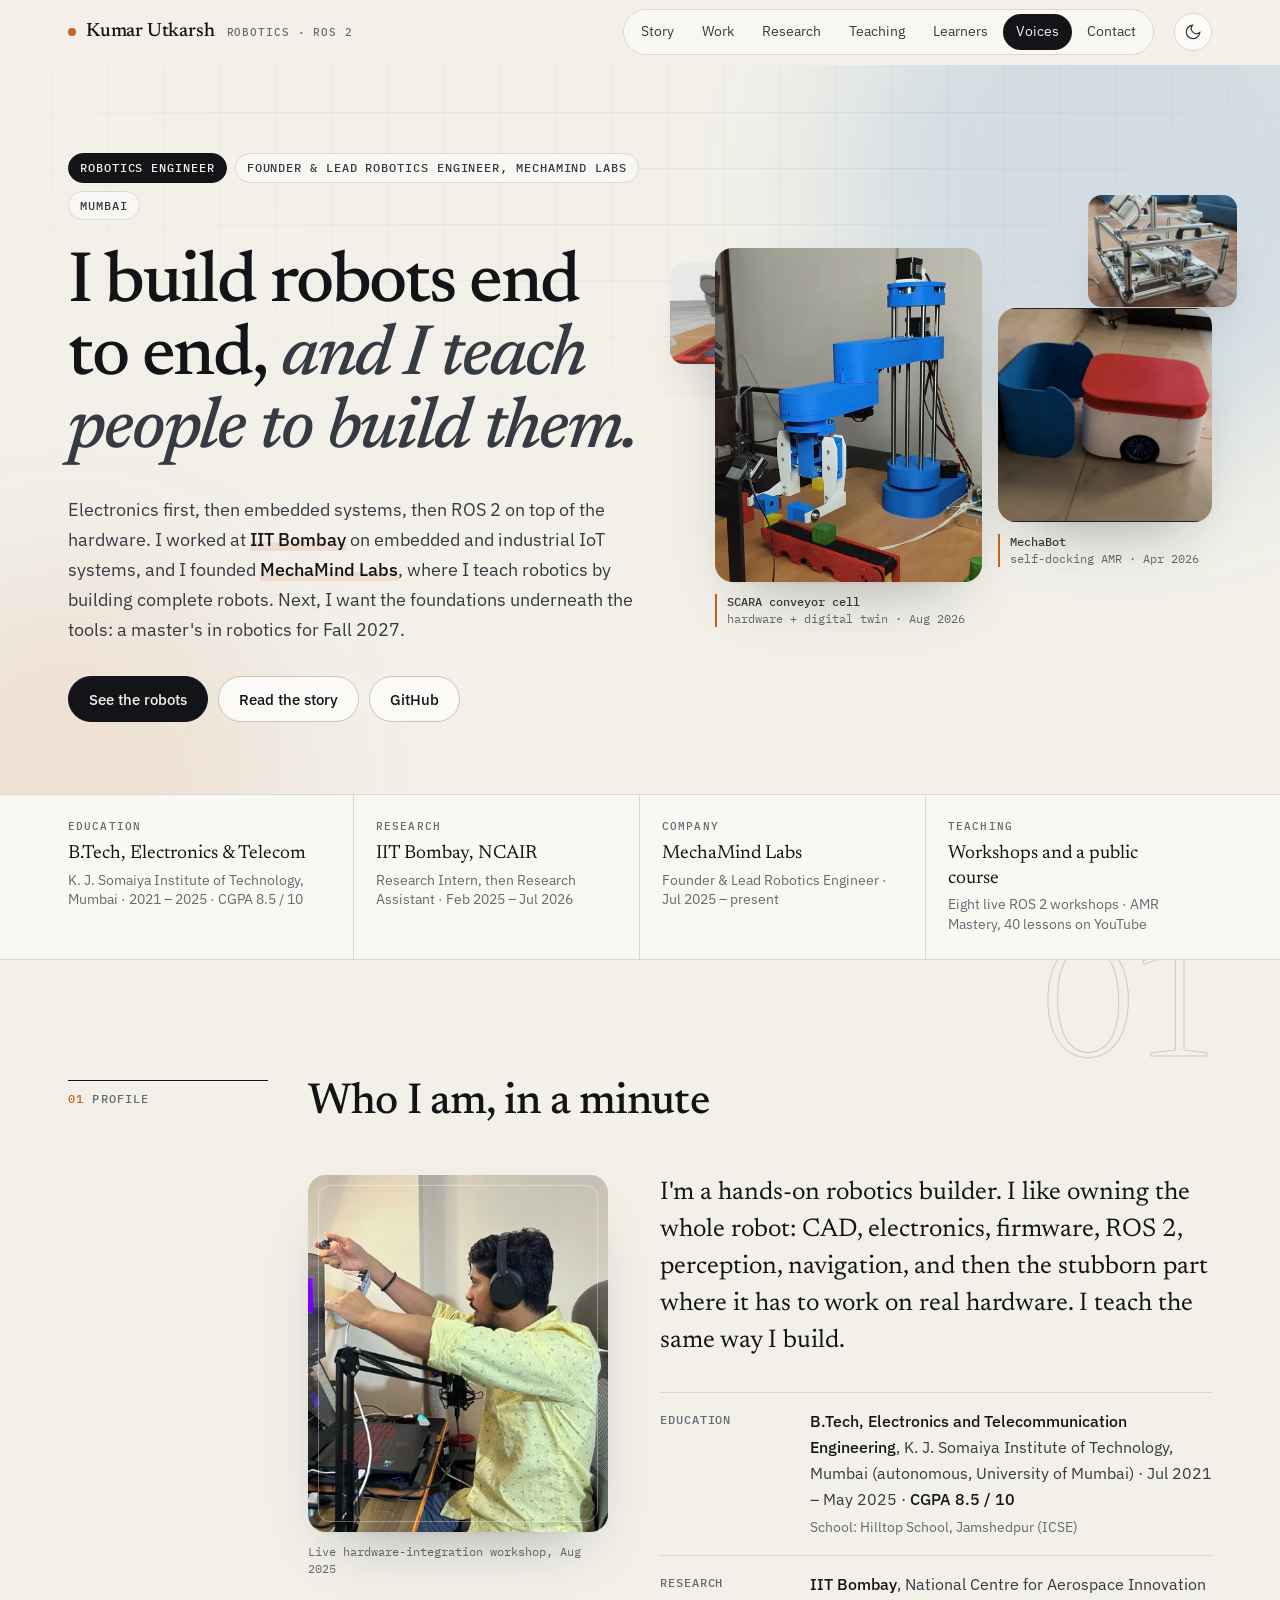
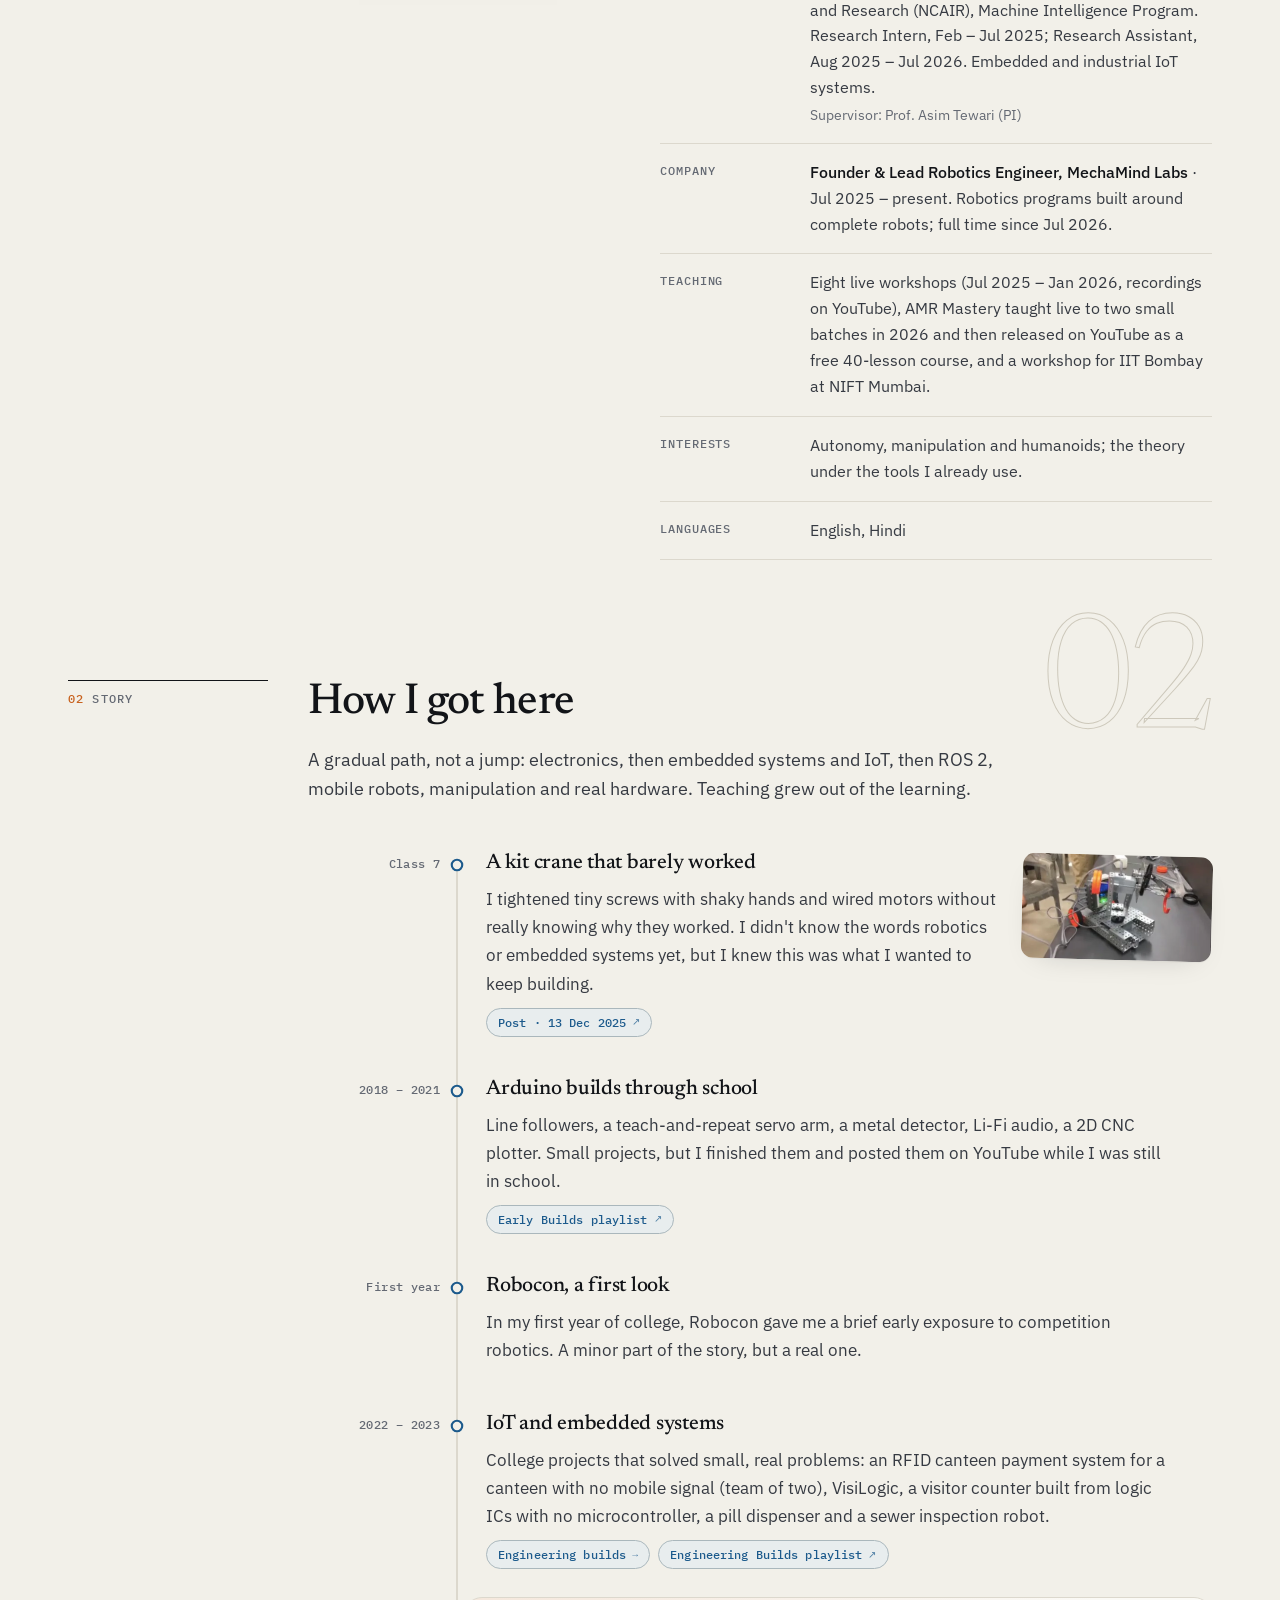
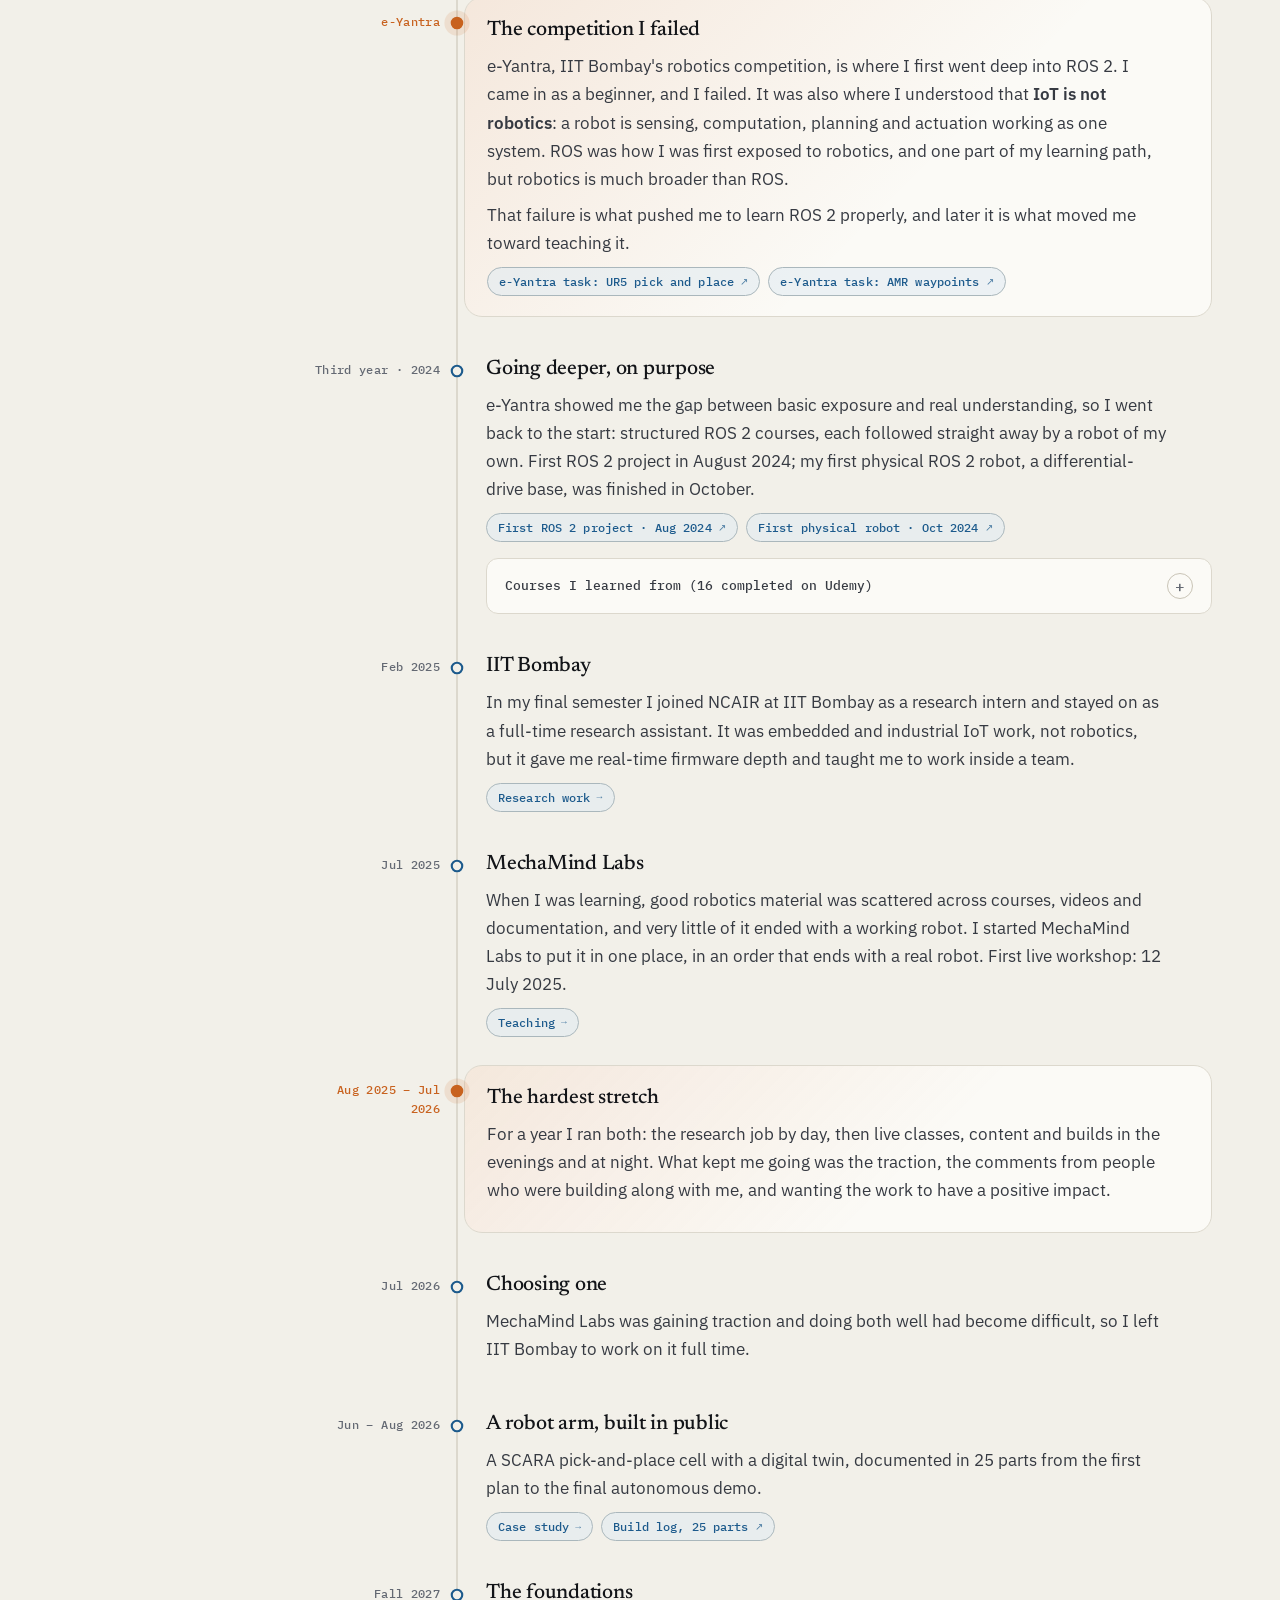
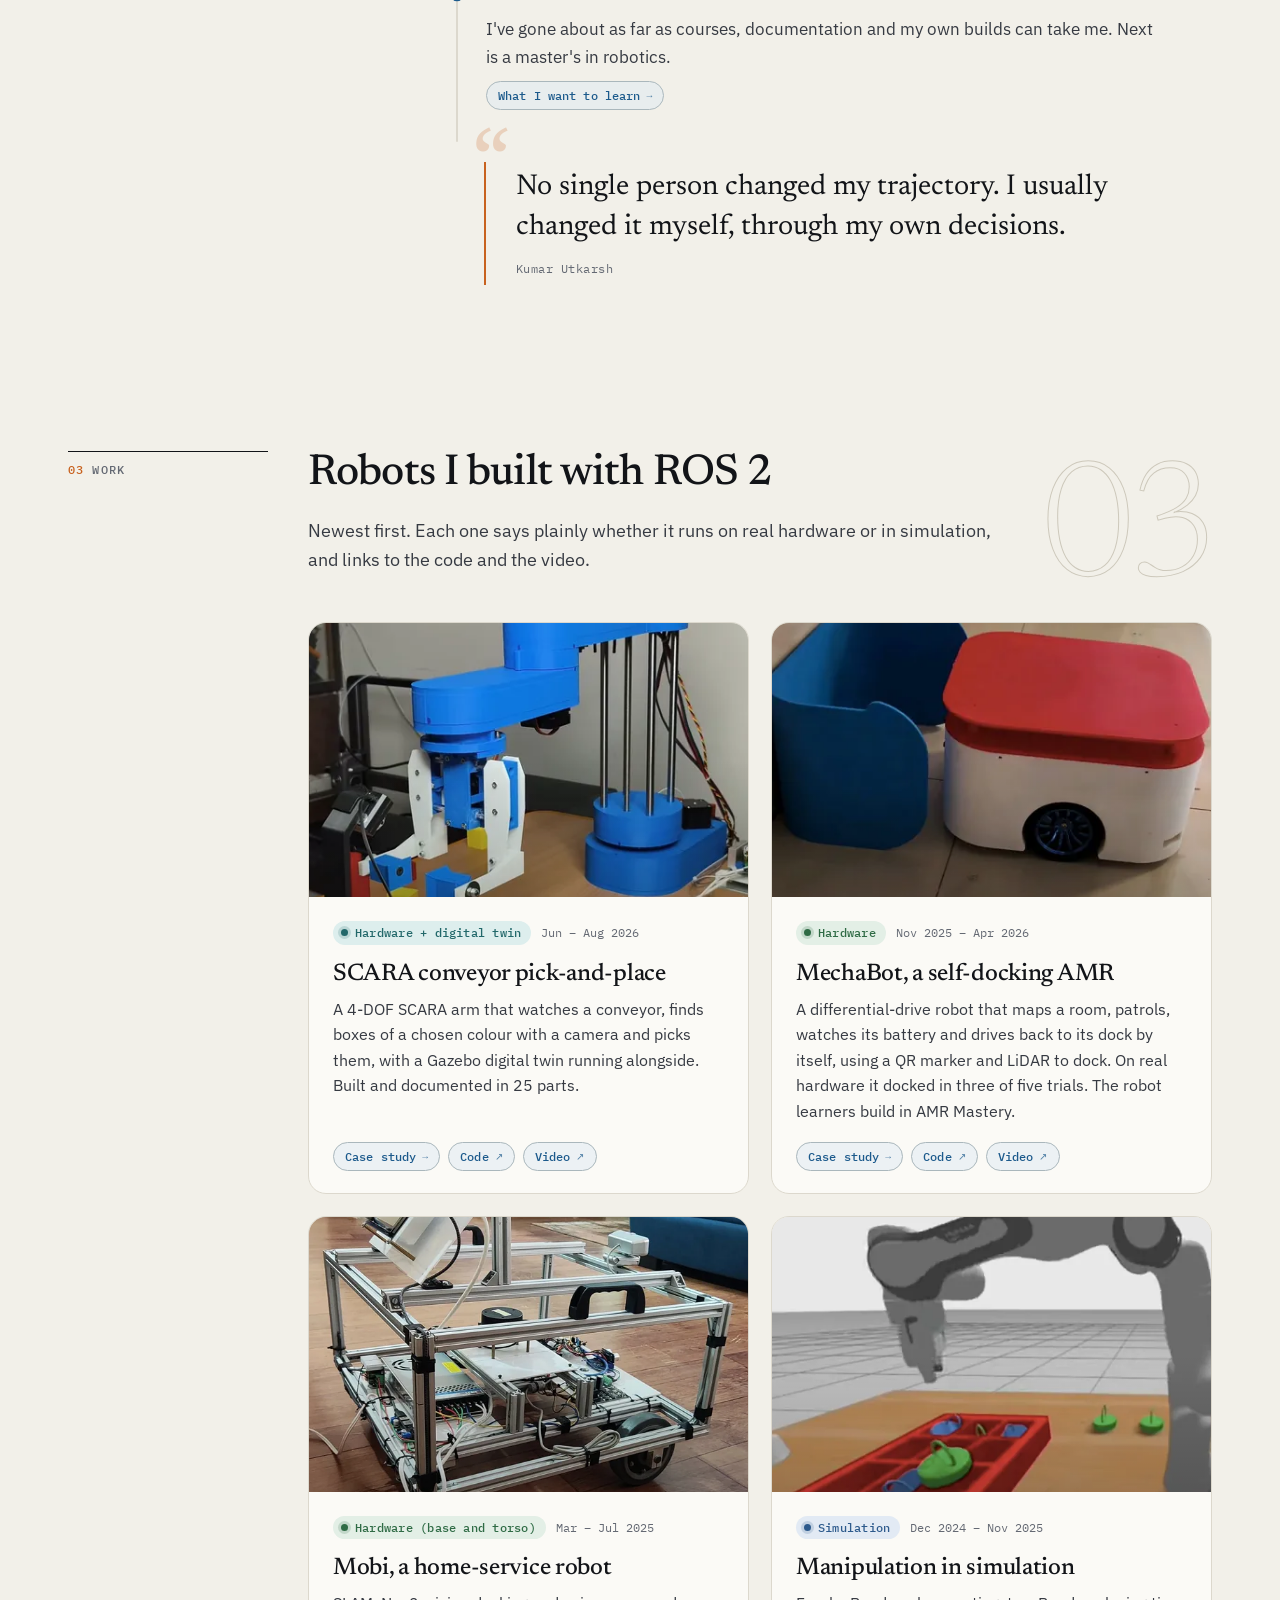
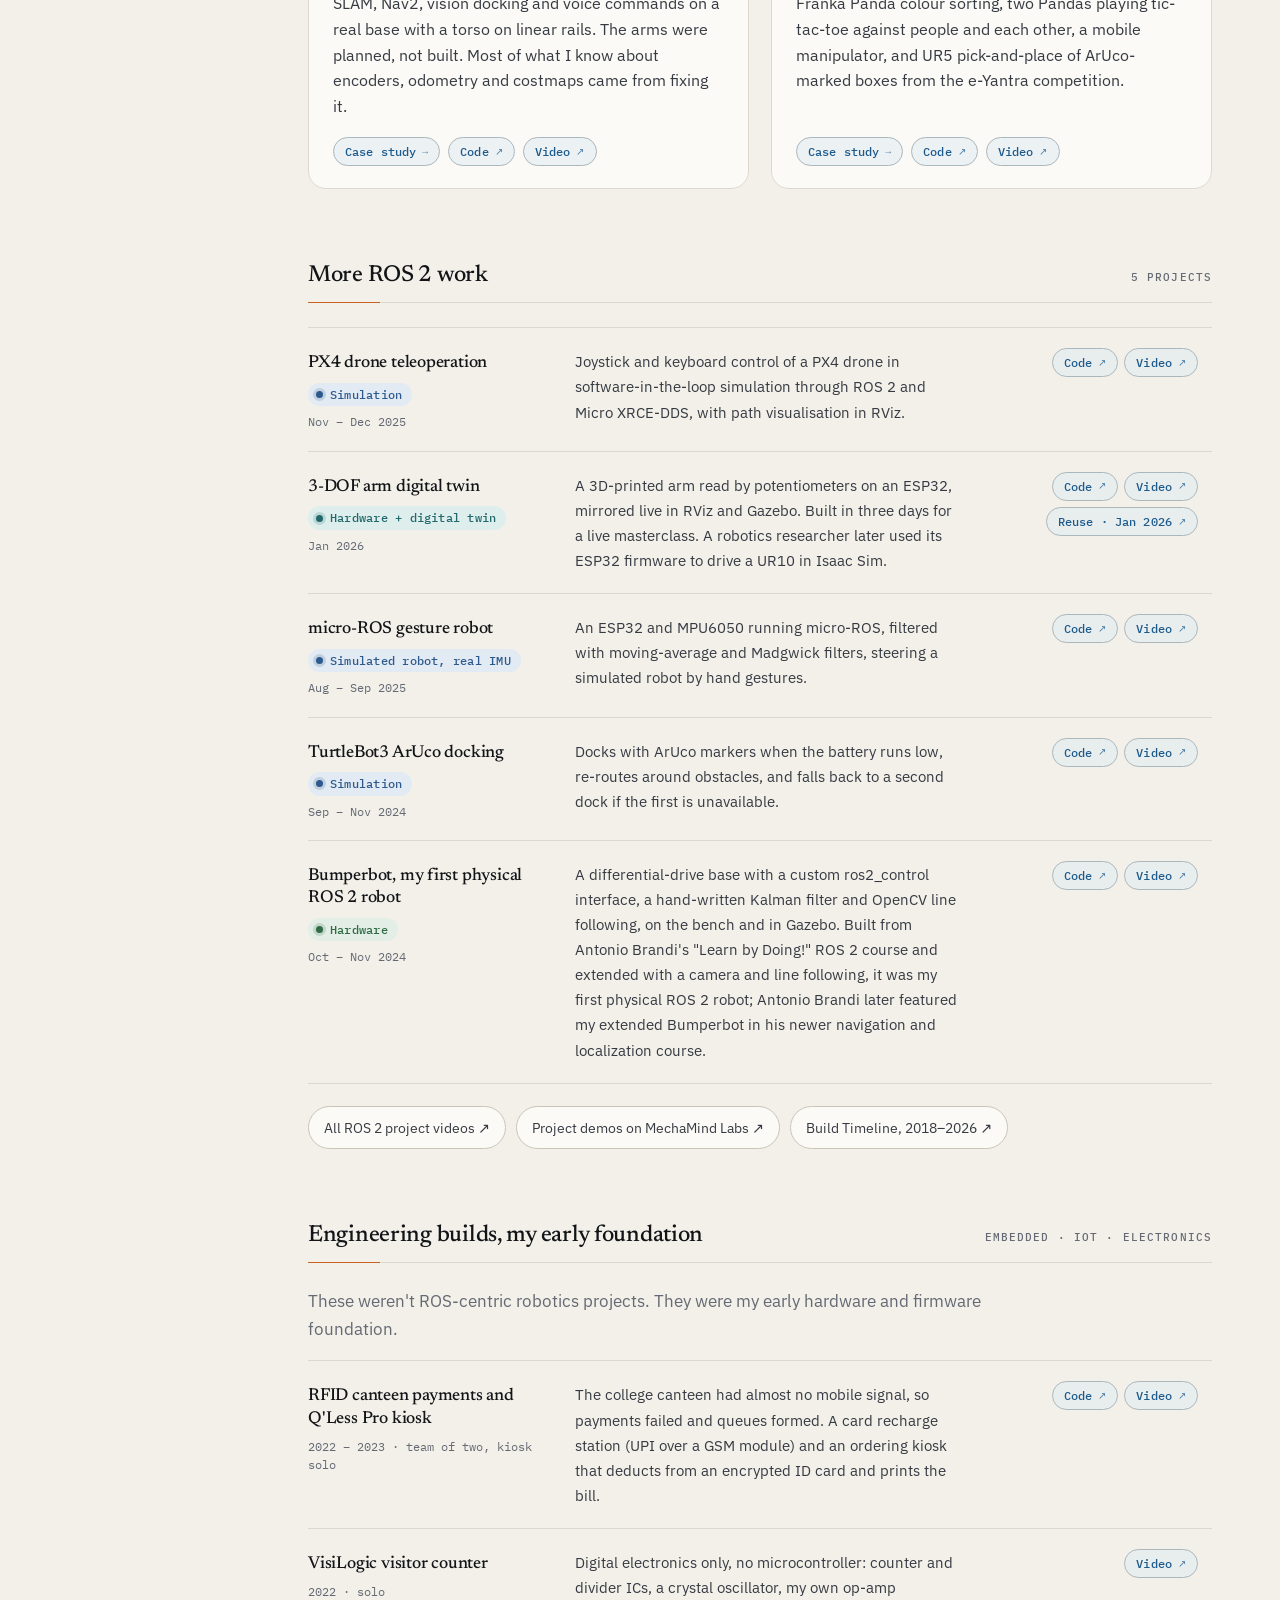
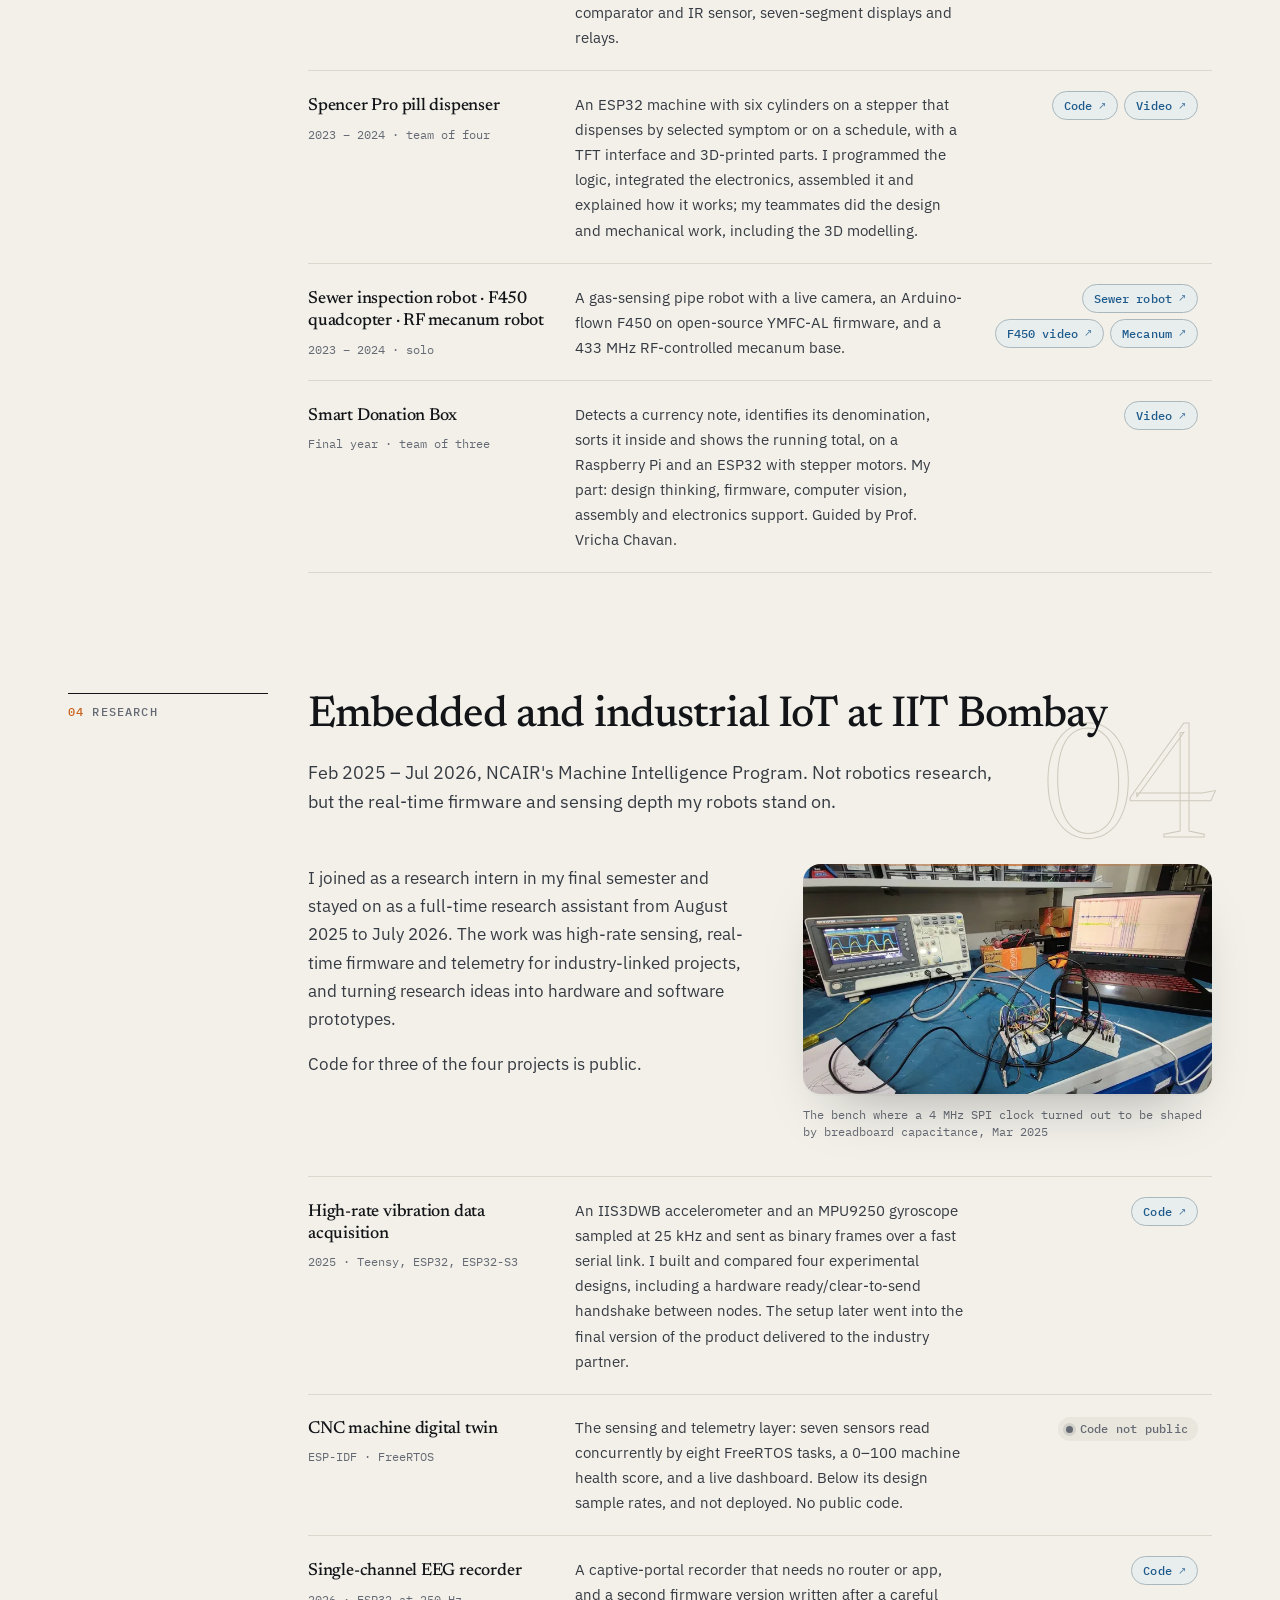
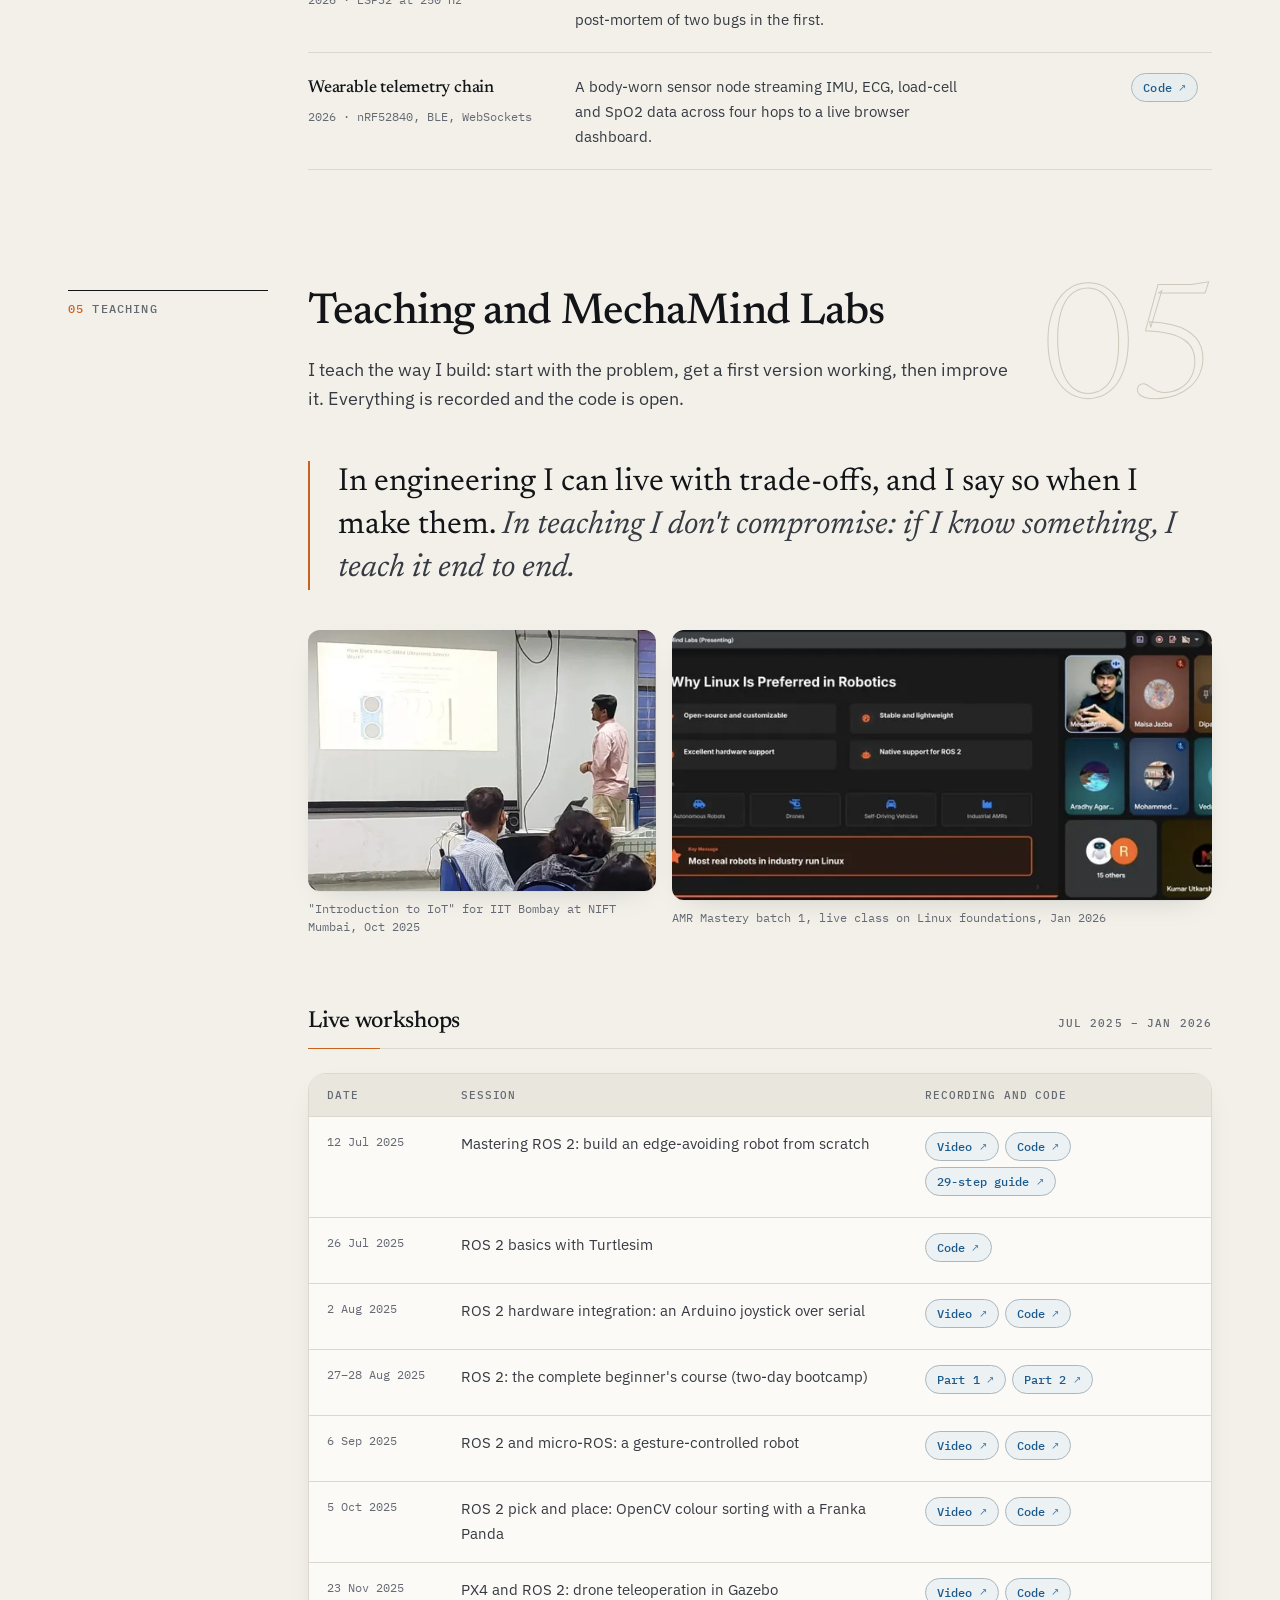
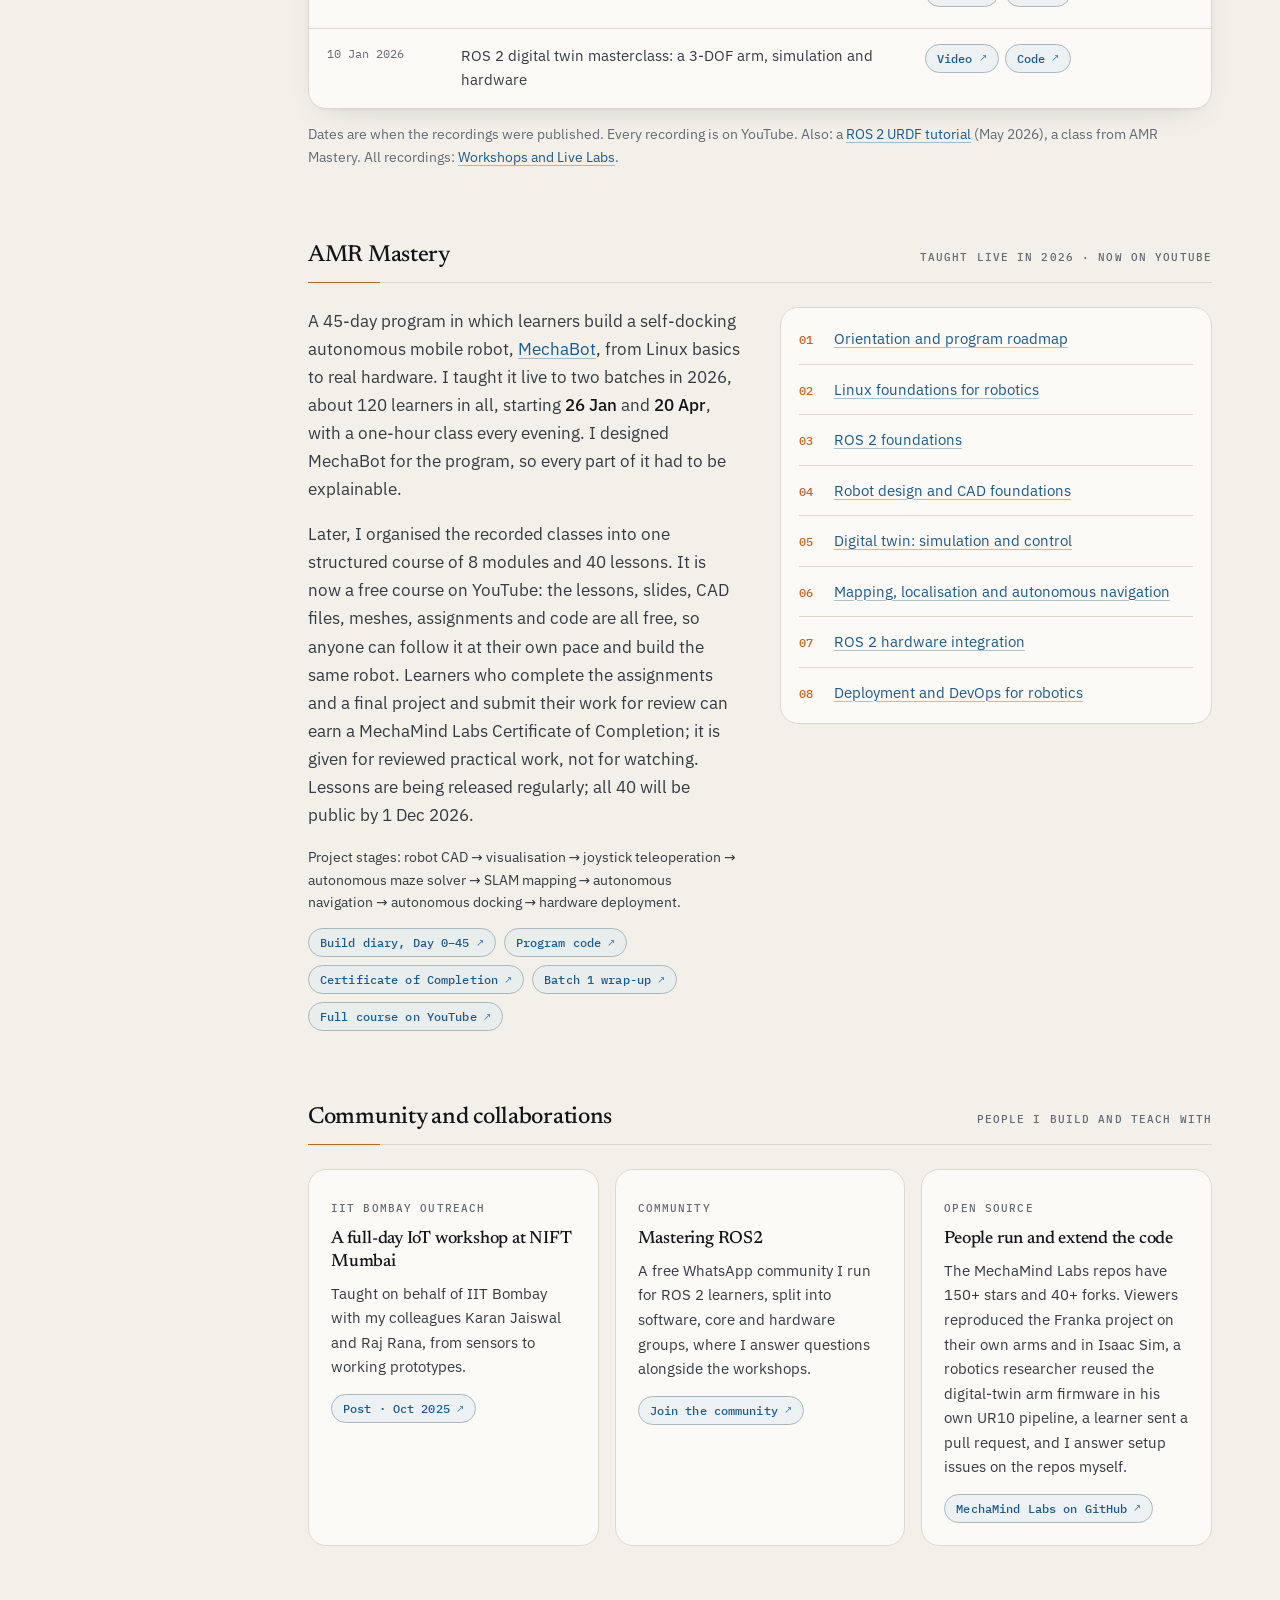
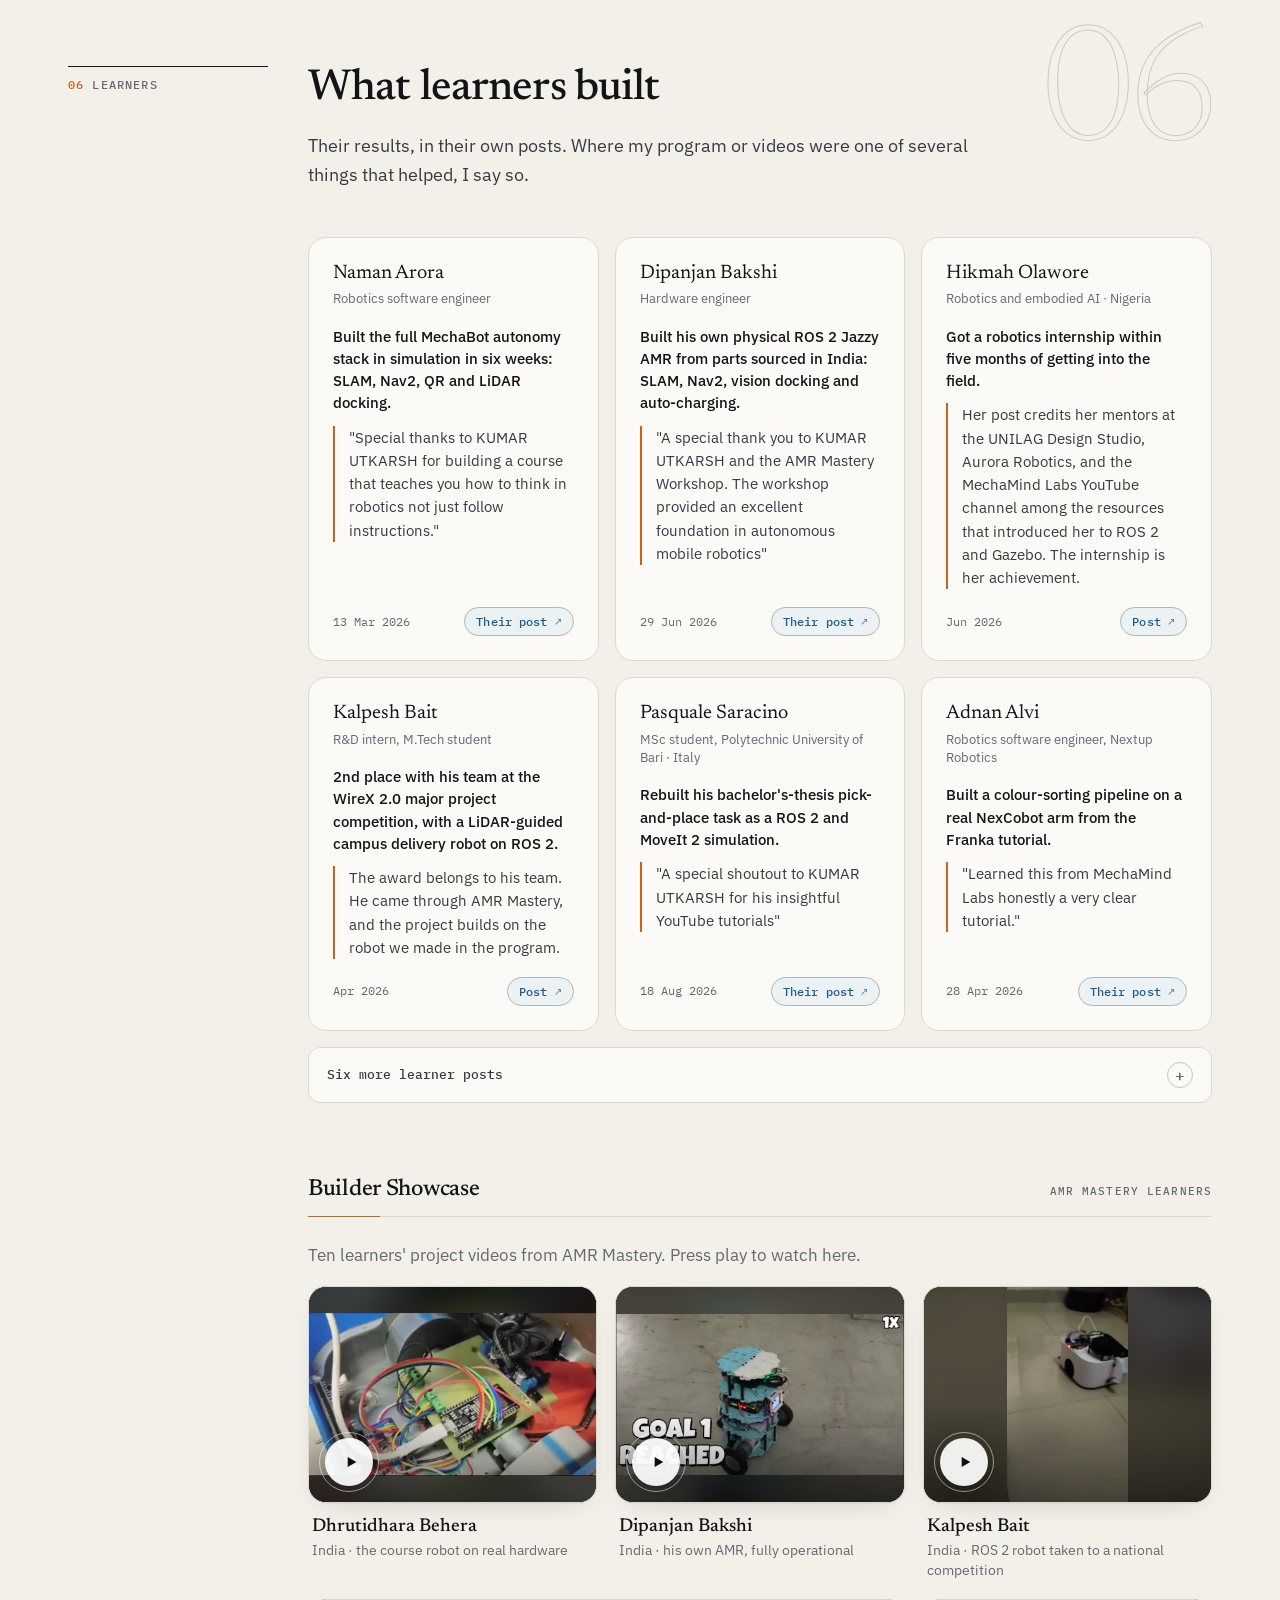
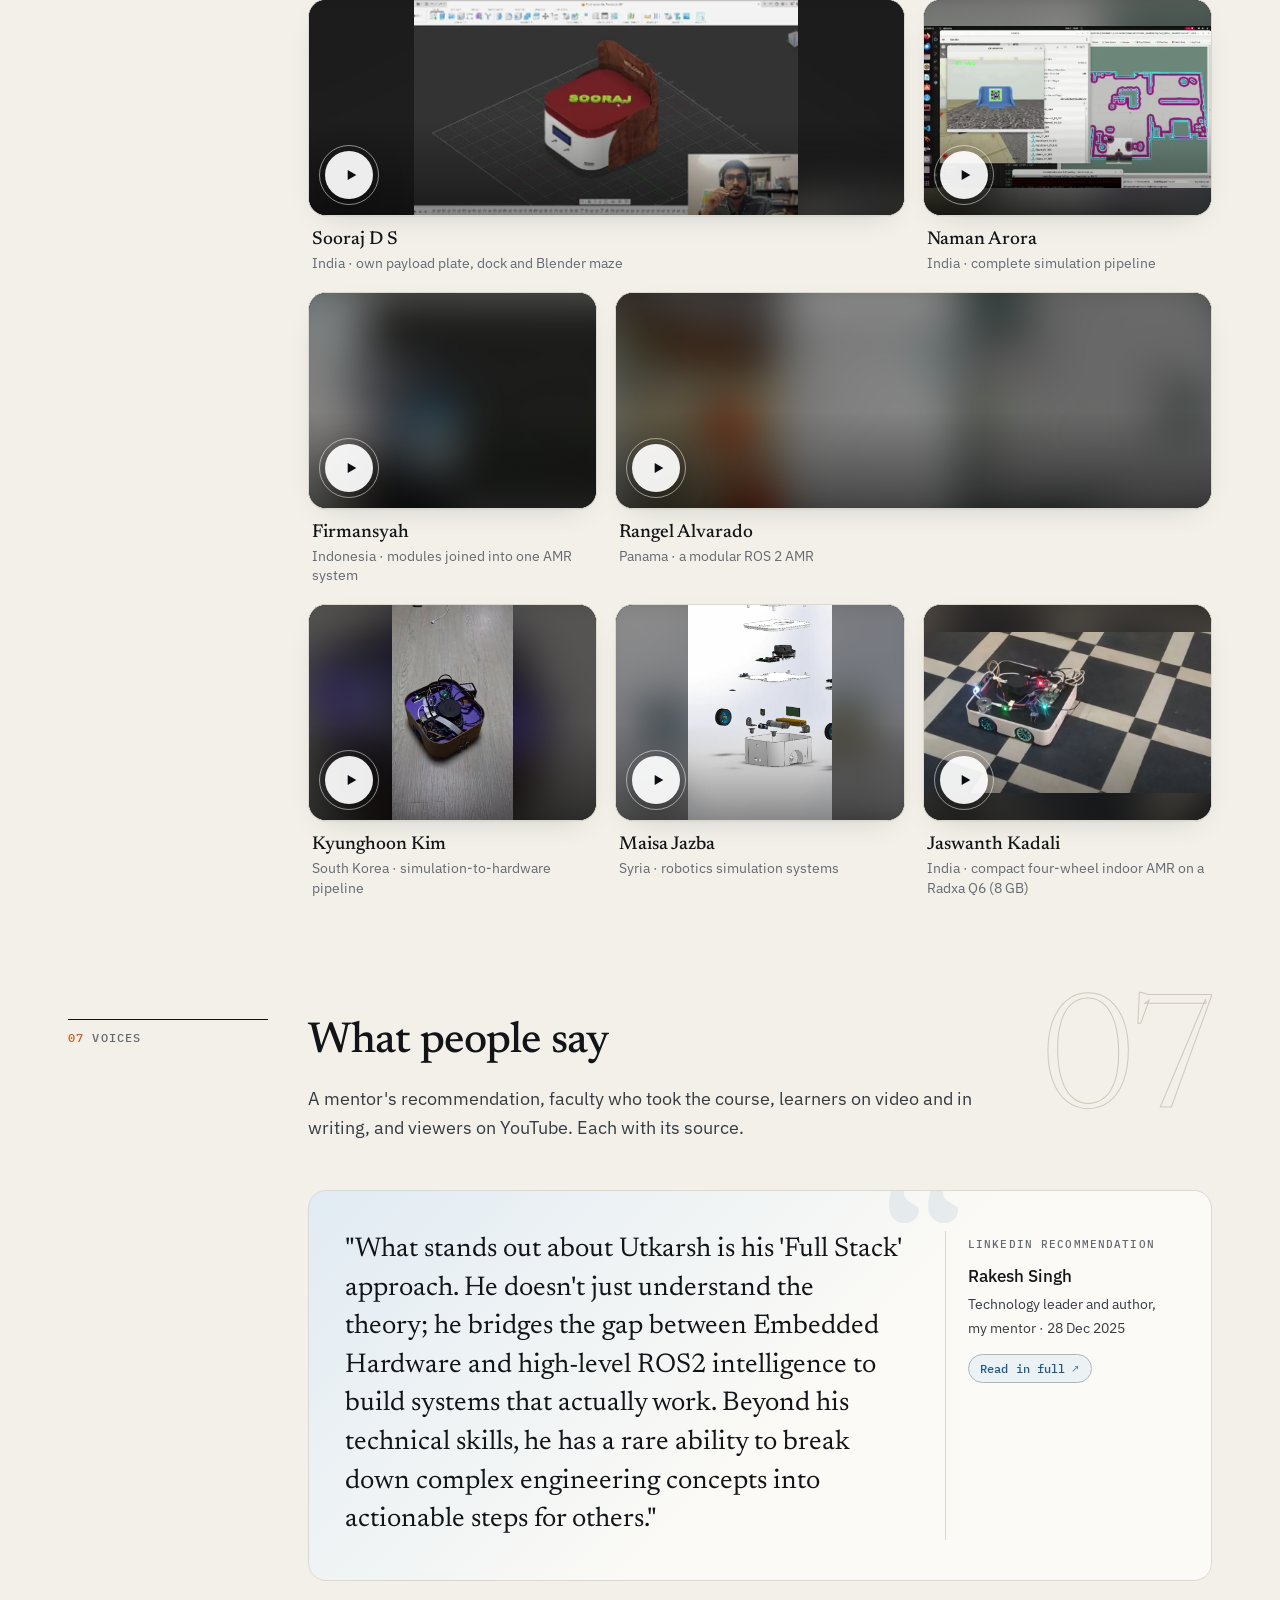
<file: index.html>
<!doctype html>
<html lang="en">
<head>
<meta charset="utf-8">
<meta name="viewport" content="width=device-width, initial-scale=1">
<title>Kumar Utkarsh · Robotics engineer (ROS 2)</title>
<meta name="description" content="Kumar Utkarsh builds robots with ROS 2, from firmware to autonomy, and teaches people to build them: a SCARA pick-and-place cell, the MechaBot self-docking AMR and more.">
<link rel="canonical" href="https://curious-utkarsh.github.io/">
<meta name="theme-color" content="#f4f2ec" media="(prefers-color-scheme: light)">
<meta name="theme-color" content="#0f1114" media="(prefers-color-scheme: dark)">
<meta property="og:type" content="website">
<meta property="og:title" content="Kumar Utkarsh · Robotics engineer (ROS 2)">
<meta property="og:description" content="Robots built end to end with ROS 2, research at IIT Bombay, and the teaching work behind MechaMind Labs, with public evidence for each.">
<meta property="og:url" content="https://curious-utkarsh.github.io/">
<meta property="og:image" content="https://curious-utkarsh.github.io/assets/img/og.jpg">
<meta property="og:image:width" content="1200">
<meta property="og:image:height" content="630">
<meta name="twitter:card" content="summary_large_image">
<link rel="icon" href="favicon.svg" type="image/svg+xml">
<link rel="preload" href="assets/fonts/newsreader-latin-wght-normal.woff2" as="font" type="font/woff2" crossorigin>
<link rel="preload" href="assets/fonts/newsreader-latin-wght-italic.woff2" as="font" type="font/woff2" crossorigin>
<link rel="preload" href="assets/fonts/ibm-plex-sans-latin-400-normal.woff2" as="font" type="font/woff2" crossorigin>
<link rel="stylesheet" href="assets/css/site.css?v=5">
<script>try{var t=localStorage.getItem('theme');if(t==='light'||t==='dark')document.documentElement.setAttribute('data-theme',t)}catch(e){}</script>
<script type="application/ld+json">
{"@context":"https://schema.org","@type":"Person","name":"Kumar Utkarsh","url":"https://curious-utkarsh.github.io/","jobTitle":"Founder & Lead Robotics Engineer","worksFor":{"@type":"Organization","name":"MechaMind Labs"},"alumniOf":[{"@type":"CollegeOrUniversity","name":"K. J. Somaiya Institute of Technology"}],"address":{"@type":"PostalAddress","addressLocality":"Mumbai","addressCountry":"IN"},"knowsAbout":["ROS 2","Robotics","Embedded systems","Autonomous mobile robots","Manipulation"],"sameAs":["https://github.com/Curious-Utkarsh","https://www.linkedin.com/in/kumar-utkarsh-124aab227/","https://www.youtube.com/@kumar_utkarsh","https://www.youtube.com/@MechaMindLabs","https://www.instagram.com/utkbuilds/"]}
</script>
<script src="assets/js/site.js?v=5" defer></script>
</head>
<body>
<a class="skip" href="#main">Skip to content</a>

<header class="nav" id="top">
  <div class="progress" aria-hidden="true"><i></i></div>
  <div class="wrap">
    <a class="brand" href="#top">Kumar Utkarsh<span>Robotics · ROS 2</span></a>
    <ul id="menu">
      <li><a href="#story">Story</a></li>
      <li><a href="#work">Work</a></li>
      <li><a href="#research">Research</a></li>
      <li><a href="#teaching">Teaching</a></li>
      <li><a href="#learners">Learners</a></li>
      <li><a href="#voices">Voices</a></li>
      <li><a href="#contact">Contact</a></li>
    </ul>
    <div class="nav-tools">
      <button class="icon-btn" type="button" data-theme-toggle aria-label="Switch theme"><svg viewBox="0 0 24 24" fill="none" stroke="currentColor" stroke-width="1.7" stroke-linecap="round" aria-hidden="true"><path d="M21 12.8A9 9 0 1 1 11.2 3a7 7 0 0 0 9.8 9.8z"/></svg></button>
      <button class="icon-btn menu-btn" type="button" data-menu aria-controls="menu" aria-expanded="false" aria-label="Menu"><svg viewBox="0 0 24 24" fill="none" stroke="currentColor" stroke-width="1.7" stroke-linecap="round" aria-hidden="true"><path d="M4 7h16M4 12h16M4 17h16"/></svg></button>
    </div>
  </div>
</header>

<main id="main">

<!-- HERO -->
<section class="hero">
  <div class="hero-bg" aria-hidden="true"><i class="g1"></i><i class="g2"></i></div>
  <div class="wrap">
    <div>
      <div class="eyebrow"><span>Robotics engineer</span><span>Founder &amp; Lead Robotics Engineer, MechaMind Labs</span><span>Mumbai</span></div>
      <h1>I build robots end to end, <em>and I teach people to build them.</em></h1>
      <p class="lede">Electronics first, then embedded systems, then ROS 2 on top of the hardware. I worked at <strong>IIT Bombay</strong> on embedded and industrial IoT systems, and I founded <strong>MechaMind Labs</strong>, where I teach robotics by building complete robots. Next, I want the foundations underneath the tools: a master's in robotics for Fall 2027.</p>
      <div class="btns">
        <a class="btn primary" href="#work">See the robots</a>
        <a class="btn" href="#story">Read the story</a>
        <a class="btn" href="https://github.com/Curious-Utkarsh" target="_blank" rel="noopener">GitHub <span class="sr-only">(opens in a new tab)</span></a>
      </div>
    </div>
    <div class="hero-media">
      <figure class="a">
        <div class="ph"><img src="assets/img/scara-hero-720.webp" srcset="assets/img/scara-hero-480.webp 480w, assets/img/scara-hero-720.webp 720w" sizes="(max-width:900px) 55vw, 300px" width="720" height="900" alt="The SCARA arm I built, picking a coloured block above the conveyor in its final autonomous demo" fetchpriority="high"></div>
        <figcaption><b>SCARA conveyor cell</b><br>hardware + digital twin · Aug 2026</figcaption>
      </figure>
      <figure class="b">
        <div class="ph"><img src="assets/img/mechabot-sq-480.webp" srcset="assets/img/mechabot-sq-480.webp 480w, assets/img/mechabot-sq-800.webp 800w" sizes="(max-width:900px) 42vw, 240px" width="800" height="800" alt="MechaBot, a 3D-printed differential-drive robot, next to its charging dock"></div>
        <figcaption><b>MechaBot</b><br>self-docking AMR · Apr 2026</figcaption>
      </figure>
      <div class="float f1" aria-hidden="true"><img src="assets/img/mobi-card-640.webp" width="640" height="480" alt="" loading="lazy" decoding="async"></div>
      <div class="float f2" aria-hidden="true"><img src="assets/img/manip-card-640.webp" width="640" height="480" alt="" loading="lazy" decoding="async"></div>
    </div>
  </div>
</section>

<!-- GLANCE -->
<div class="glance">
  <div class="wrap">
    <div class="cell"><div class="label">Education</div><div class="v">B.Tech, Electronics &amp; Telecom</div><div class="s">K. J. Somaiya Institute of Technology, Mumbai · 2021 – 2025 · CGPA 8.5 / 10</div></div>
    <div class="cell"><div class="label">Research</div><div class="v">IIT Bombay, NCAIR</div><div class="s">Research Intern, then Research Assistant · Feb 2025 – Jul 2026</div></div>
    <div class="cell"><div class="label">Company</div><div class="v">MechaMind Labs</div><div class="s">Founder &amp; Lead Robotics Engineer · Jul 2025 – present</div></div>
    <div class="cell"><div class="label">Teaching</div><div class="v">Workshops and a public course</div><div class="s">Eight live ROS 2 workshops · AMR Mastery, 40 lessons on YouTube</div></div>
  </div>
</div>

<!-- PROFILE -->
<section class="section" id="profile">
  <div class="wrap">
    <div class="sec-head reveal">
      <div class="num"><b>01</b>Profile</div>
      <div>
        <h2>Who I am, in a minute</h2>
      </div>
    </div>
    <div class="sec-body">
      <div class="profile reveal">
        <figure class="portrait">
          <div class="ph" style="aspect-ratio:439/523"><img src="assets/img/utk-profile-439.webp" width="439" height="523" loading="lazy" decoding="async" alt="Kumar Utkarsh in a yellow shirt and headphones, testing an Arduino joystick against a ROS 2 node during a live hardware workshop"></div>
          <figcaption>Live hardware-integration workshop, Aug 2025</figcaption>
        </figure>
        <div>
          <p class="in-short">I'm a hands-on robotics builder. I like owning the whole robot: CAD, electronics, firmware, ROS 2, perception, navigation, and then the stubborn part where it has to work on real hardware. I teach the same way I build.</p>
          <dl class="facts">
            <dt>Education</dt>
            <dd><strong>B.Tech, Electronics and Telecommunication Engineering</strong>, K. J. Somaiya Institute of Technology, Mumbai (autonomous, University of Mumbai) · Jul 2021 – May 2025 · <strong>CGPA 8.5 / 10</strong><span class="aside">School: Hilltop School, Jamshedpur (ICSE)</span></dd>
            <dt>Research</dt>
            <dd><strong>IIT Bombay</strong>, National Centre for Aerospace Innovation and Research (NCAIR), Machine Intelligence Program. Research Intern, Feb – Jul 2025; Research Assistant, Aug 2025 – Jul 2026. Embedded and industrial IoT systems.<span class="aside">Supervisor: Prof. Asim Tewari (PI)</span></dd>
            <dt>Company</dt>
            <dd><strong>Founder &amp; Lead Robotics Engineer, MechaMind Labs</strong> · Jul 2025 – present. Robotics programs built around complete robots; full time since Jul 2026.</dd>
            <dt>Teaching</dt>
            <dd>Eight live workshops (Jul 2025 – Jan 2026, recordings on YouTube), AMR Mastery taught live to two small batches in 2026 and then released on YouTube as a free 40-lesson course, and a workshop for IIT Bombay at NIFT Mumbai.</dd>
            <dt>Interests</dt>
            <dd>Autonomy, manipulation and humanoids; the theory under the tools I already use.</dd>
            <dt>Languages</dt>
            <dd>English, Hindi</dd>
          </dl>
        </div>
      </div>
    </div>
  </div>
</section>

<!-- STORY -->
<section class="section" id="story">
  <div class="wrap">
    <div class="sec-head reveal">
      <div class="num"><b>02</b>Story</div>
      <div>
        <h2>How I got here</h2>
        <p class="lead">A gradual path, not a jump: electronics, then embedded systems and IoT, then ROS 2, mobile robots, manipulation and real hardware. Teaching grew out of the learning.</p>
      </div>
    </div>
    <div class="sec-body">
      <ol class="story">
        <li class="chapter reveal">
          <div class="when">Class 7</div>
          <div>
            <img class="thumb" src="assets/img/crane-480.webp" width="480" height="264" loading="lazy" decoding="async" alt="The kit crane I built in Class 7">
            <h3>A kit crane that barely worked</h3>
            <p>I tightened tiny screws with shaky hands and wired motors without really knowing why they worked. I didn't know the words robotics or embedded systems yet, but I knew this was what I wanted to keep building.</p>
            <div class="chips"><a class="chip" href="https://www.linkedin.com/feed/update/urn:li:activity:7405619403880382464/" target="_blank" rel="noopener">Post · 13 Dec 2025</a></div>
          </div>
        </li>
        <li class="chapter reveal">
          <div class="when">2018 – 2021</div>
          <div>
            <h3>Arduino builds through school</h3>
            <p>Line followers, a teach-and-repeat servo arm, a metal detector, Li-Fi audio, a 2D CNC plotter. Small projects, but I finished them and posted them on YouTube while I was still in school.</p>
            <div class="chips"><a class="chip" href="https://www.youtube.com/playlist?list=PLLy_VHZ-QN7A" target="_blank" rel="noopener">Early Builds playlist</a></div>
          </div>
        </li>
        <li class="chapter reveal">
          <div class="when">First year</div>
          <div>
            <h3>Robocon, a first look</h3>
            <p>In my first year of college, Robocon gave me a brief early exposure to competition robotics. A minor part of the story, but a real one.</p>
          </div>
        </li>
        <li class="chapter reveal">
          <div class="when">2022 – 2023</div>
          <div>
            <h3>IoT and embedded systems</h3>
            <p>College projects that solved small, real problems: an RFID canteen payment system for a canteen with no mobile signal (team of two), VisiLogic, a visitor counter built from logic ICs with no microcontroller, a pill dispenser and a sewer inspection robot.</p>
            <div class="chips"><a class="chip int" href="#builds">Engineering builds</a><a class="chip" href="https://www.youtube.com/playlist?list=PLPJ4HpDr6h6A" target="_blank" rel="noopener">Engineering Builds playlist</a></div>
          </div>
        </li>
        <li class="chapter key reveal">
          <div class="when">e-Yantra</div>
          <div>
            <h3>The competition I failed</h3>
            <p>e-Yantra, IIT Bombay's robotics competition, is where I first went deep into ROS 2. I came in as a beginner, and I failed. It was also where I understood that <strong>IoT is not robotics</strong>: a robot is sensing, computation, planning and actuation working as one system. ROS was how I was first exposed to robotics, and one part of my learning path, but robotics is much broader than ROS.</p>
            <p>That failure is what pushed me to learn ROS 2 properly, and later it is what moved me toward teaching it.</p>
            <div class="chips"><a class="chip" href="https://youtu.be/_vO71pkmfY4" target="_blank" rel="noopener">e-Yantra task: UR5 pick and place</a><a class="chip" href="https://youtu.be/Lj2Me5wobXs" target="_blank" rel="noopener">e-Yantra task: AMR waypoints</a></div>
          </div>
        </li>
        <li class="chapter reveal">
          <div class="when">Third year · 2024</div>
          <div>
            <h3>Going deeper, on purpose</h3>
            <p>e-Yantra showed me the gap between basic exposure and real understanding, so I went back to the start: structured ROS 2 courses, each followed straight away by a robot of my own. First ROS 2 project in August 2024; my first physical ROS 2 robot, a differential-drive base, was finished in October.</p>
            <div class="chips"><a class="chip" href="https://www.linkedin.com/feed/update/urn:li:activity:7227523996114640896/" target="_blank" rel="noopener">First ROS 2 project · Aug 2024</a><a class="chip" href="https://www.linkedin.com/feed/update/urn:li:activity:7254822495826923520/" target="_blank" rel="noopener">First physical robot · Oct 2024</a></div>
            <details class="more">
              <summary>Courses I learned from (16 completed on Udemy)</summary>
              <div class="inner">
                <ul class="course-list">
                  <li><a href="https://www.udemy.com/certificate/UC-dabf5c4c-b822-4ed7-ae83-1ba15c12f14b/" target="_blank" rel="noopener">ROS 2 for Beginners (ROS Jazzy - 2026)</a><span>Edouard Renard · Aug 2024</span></li>
                  <li><a href="https://www.udemy.com/certificate/UC-6ac92805-78db-4ddd-a85d-b9bd3ed9e7fe/" target="_blank" rel="noopener">ROS 2 for Beginners Level 2 - TF | URDF | RViz | Gazebo</a><span>Edouard Renard · Aug 2024</span></li>
                  <li><a href="https://www.udemy.com/certificate/UC-06ee2824-84ff-4ee0-b78c-e90da4ad0941/" target="_blank" rel="noopener">Fusion 360 Beginners Course</a><span>Jaiprakash Pandey · Aug 2024</span></li>
                  <li><a href="https://www.udemy.com/certificate/UC-d6272395-2206-4952-a866-6de7836a2509/" target="_blank" rel="noopener">ROS 2 for Beginners Level 3 - Advanced Concepts</a><span>Edouard Renard · Sep 2024</span></li>
                  <li><a href="https://www.udemy.com/certificate/UC-789b8175-a1e9-4130-a5f9-ce72ada52b2b/" target="_blank" rel="noopener">ROS 2 Nav2 [Navigation 2 Stack] - with SLAM and Navigation</a><span>Edouard Renard · Sep 2024</span></li>
                  <li><a href="https://www.udemy.com/certificate/UC-926e0c63-dfd3-487c-b6e4-1c140bade308/" target="_blank" rel="noopener">ROS2 Ultimate Mobile Robotics Course for Beginners OpenCV</a><span>Muhammad Luqman · Sep 2024</span></li>
                  <li><a href="https://www.udemy.com/certificate/UC-b41b9791-5d17-47a9-900c-4f4530753dbc/" target="_blank" rel="noopener">Robotics and ROS 2 - Learn by Doing! Manipulators</a><span>Antonio Brandi · Sep 2024</span></li>
                  <li><a href="https://www.udemy.com/certificate/UC-5cc5c411-20f9-4407-a2e0-dc26de4fa623/" target="_blank" rel="noopener">Self Driving and ROS 2 - Learn by Doing! Odometry &amp; Control</a><span>Antonio Brandi · Oct 2024</span></li>
                  <li><a href="https://www.udemy.com/certificate/UC-3294e9e6-55e2-41e4-a9e9-f4c194dafb58/" target="_blank" rel="noopener">ROS 2 Artificial Intelligent Robot using Raspberry PI</a><span>Muhammad Luqman · Nov 2024</span></li>
                  <li><a href="https://www.udemy.com/certificate/UC-cce2ddd3-e7bd-4cde-ba45-a7eb69c481b3/" target="_blank" rel="noopener">Microcontroller Embedded C Programming: Absolute Beginners</a><span>FastBit Embedded Brain Academy, Kiran Nayak · Feb 2025</span></li>
                  <li><a href="https://www.udemy.com/certificate/UC-7d345418-afec-4d67-8257-d8c001571d85/" target="_blank" rel="noopener">Mastering RTOS: Hands on FreeRTOS and STM32Fx with Debugging</a><span>FastBit Embedded Brain Academy, Kiran Nayak · Mar 2025</span></li>
                  <li><a href="https://www.udemy.com/certificate/UC-eef1d3ec-c8c1-4af3-99d5-fc86c6529395/" target="_blank" rel="noopener">Self Driving and ROS 2 - Learn by Doing! Map &amp; Localization</a><span>Antonio Brandi · Apr 2025</span></li>
                  <li><a href="https://www.udemy.com/certificate/UC-d5d5d659-906e-4c74-9371-72449ba3a728/" target="_blank" rel="noopener">Self Driving and ROS 2 - Learn by Doing! Plan &amp; Navigation</a><span>Antonio Brandi · Jul 2025</span></li>
                  <li><a href="https://www.udemy.com/certificate/UC-bb61e479-c397-4426-94eb-dff5282ca338/" target="_blank" rel="noopener">Complete Modern C++: From C++98 to C++23</a><span>Umar Lone · Dec 2025</span></li>
                  <li><a href="https://www.udemy.com/certificate/UC-a7a8cb4e-53b7-4168-93df-2167162cb1fc/" target="_blank" rel="noopener">ROS 2 - Hardware and ros2_control, Step by Step</a><span>Edouard Renard · Dec 2025</span></li>
                  <li><a href="https://www.udemy.com/certificate/UC-68d13fa9-50c9-44e0-858c-2817aff3560d/" target="_blank" rel="noopener">Computer Science &amp; Robotics - Learn by Doing! Linux to ROS 2</a><span>Antonio Brandi, Jonathan Cacace · Dec 2025</span></li>
                </ul>
                <p class="note">In the order I finished them. Each title opens its Udemy completion certificate.</p>
              </div>
            </details>
          </div>
        </li>
        <li class="chapter reveal">
          <div class="when">Feb 2025</div>
          <div>
            <h3>IIT Bombay</h3>
            <p>In my final semester I joined NCAIR at IIT Bombay as a research intern and stayed on as a full-time research assistant. It was embedded and industrial IoT work, not robotics, but it gave me real-time firmware depth and taught me to work inside a team.</p>
            <div class="chips"><a class="chip int" href="#research">Research work</a></div>
          </div>
        </li>
        <li class="chapter reveal">
          <div class="when">Jul 2025</div>
          <div>
            <h3>MechaMind Labs</h3>
            <p>When I was learning, good robotics material was scattered across courses, videos and documentation, and very little of it ended with a working robot. I started MechaMind Labs to put it in one place, in an order that ends with a real robot. First live workshop: 12 July 2025.</p>
            <div class="chips"><a class="chip int" href="#teaching">Teaching</a></div>
          </div>
        </li>
        <li class="chapter key reveal">
          <div class="when">Aug 2025 – Jul 2026</div>
          <div>
            <h3>The hardest stretch</h3>
            <p>For a year I ran both: the research job by day, then live classes, content and builds in the evenings and at night. What kept me going was the traction, the comments from people who were building along with me, and wanting the work to have a positive impact.</p>
          </div>
        </li>
        <li class="chapter reveal">
          <div class="when">Jul 2026</div>
          <div>
            <h3>Choosing one</h3>
            <p>MechaMind Labs was gaining traction and doing both well had become difficult, so I left IIT Bombay to work on it full time.</p>
          </div>
        </li>
        <li class="chapter reveal">
          <div class="when">Jun – Aug 2026</div>
          <div>
            <h3>A robot arm, built in public</h3>
            <p>A SCARA pick-and-place cell with a digital twin, documented in 25 parts from the first plan to the final autonomous demo.</p>
            <div class="chips"><a class="chip int" href="projects/scara/">Case study</a><a class="chip" href="https://www.youtube.com/playlist?list=PLFVs4BXGHW84" target="_blank" rel="noopener">Build log, 25 parts</a></div>
          </div>
        </li>
        <li class="chapter reveal">
          <div class="when">Fall 2027</div>
          <div>
            <h3>The foundations</h3>
            <p>I've gone about as far as courses, documentation and my own builds can take me. Next is a master's in robotics.</p>
            <div class="chips"><a class="chip int" href="#next">What I want to learn</a></div>
          </div>
        </li>
      </ol>
      <blockquote class="pull reveal">No single person changed my trajectory. I usually changed it myself, through my own decisions.<cite>Kumar Utkarsh</cite></blockquote>
    </div>
  </div>
</section>

<!-- WORK -->
<section class="section" id="work">
  <div class="wrap">
    <div class="sec-head reveal">
      <div class="num"><b>03</b>Work</div>
      <div>
        <h2>Robots I built with ROS 2</h2>
        <p class="lead">Newest first. Each one says plainly whether it runs on real hardware or in simulation, and links to the code and the video.</p>
      </div>
    </div>
    <div class="sec-body">
      <div class="proj-grid">
        <article class="proj reveal">
          <a class="media" href="projects/scara/" tabindex="-1" aria-hidden="true"><img src="assets/img/scara-card-720.webp" srcset="assets/img/scara-card-480.webp 480w, assets/img/scara-card-720.webp 720w" sizes="(max-width:760px) 92vw, 440px" width="720" height="540" loading="lazy" decoding="async" alt="SCARA arm gripper above the conveyor"></a>
          <div class="body">
            <div class="meta"><span class="status st-twin">Hardware + digital twin</span><span class="dates">Jun – Aug 2026</span></div>
            <h3><a href="projects/scara/">SCARA conveyor pick-and-place</a></h3>
            <p>A 4-DOF SCARA arm that watches a conveyor, finds boxes of a chosen colour with a camera and picks them, with a Gazebo digital twin running alongside. Built and documented in 25 parts.</p>
            <div class="chips"><a class="chip int" href="projects/scara/">Case study</a><a class="chip" href="https://github.com/Curious-Utkarsh/scara-pick-and-place" target="_blank" rel="noopener">Code</a><a class="chip" href="https://www.youtube.com/shorts/4r_umrhB5zc" target="_blank" rel="noopener">Video</a></div>
          </div>
        </article>
        <article class="proj reveal">
          <a class="media" href="projects/mechabot/" tabindex="-1" aria-hidden="true"><img src="assets/img/mechabot-card-800.webp" srcset="assets/img/mechabot-card-480.webp 480w, assets/img/mechabot-card-800.webp 800w" sizes="(max-width:760px) 92vw, 440px" width="800" height="600" loading="lazy" decoding="async" alt="MechaBot beside its charging dock"></a>
          <div class="body">
            <div class="meta"><span class="status st-hw">Hardware</span><span class="dates">Nov 2025 – Apr 2026</span></div>
            <h3><a href="projects/mechabot/">MechaBot, a self-docking AMR</a></h3>
            <p>A differential-drive robot that maps a room, patrols, watches its battery and drives back to its dock by itself, using a QR marker and LiDAR to dock. On real hardware it docked in three of five trials. The robot learners build in AMR Mastery.</p>
            <div class="chips"><a class="chip int" href="projects/mechabot/">Case study</a><a class="chip" href="https://github.com/MechaMind-Labs/AMR-Mastery" target="_blank" rel="noopener">Code</a><a class="chip" href="https://youtu.be/rBTisGu6iEY" target="_blank" rel="noopener">Video</a></div>
          </div>
        </article>
        <article class="proj reveal">
          <a class="media" href="projects/mobi/" tabindex="-1" aria-hidden="true"><img src="assets/img/mobi-card-640.webp" srcset="assets/img/mobi-card-640.webp 640w, assets/img/mobi-card-1144.webp 1144w" sizes="(max-width:760px) 92vw, 440px" width="1144" height="858" loading="lazy" decoding="async" alt="Mobi's aluminium-extrusion base with LiDAR, power supply and touchscreen"></a>
          <div class="body">
            <div class="meta"><span class="status st-hw">Hardware (base and torso)</span><span class="dates">Mar – Jul 2025</span></div>
            <h3><a href="projects/mobi/">Mobi, a home-service robot</a></h3>
            <p>SLAM, Nav2, vision docking and voice commands on a real base with a torso on linear rails. The arms were planned, not built. Most of what I know about encoders, odometry and costmaps came from fixing it.</p>
            <div class="chips"><a class="chip int" href="projects/mobi/">Case study</a><a class="chip" href="https://github.com/Curious-Utkarsh/mobi-service-robot" target="_blank" rel="noopener">Code</a><a class="chip" href="https://www.youtube.com/shorts/Y7EMHcqw5RQ" target="_blank" rel="noopener">Video</a></div>
          </div>
        </article>
        <article class="proj reveal">
          <a class="media" href="projects/manipulation/" tabindex="-1" aria-hidden="true"><img src="assets/img/manip-card-640.webp" width="640" height="480" loading="lazy" decoding="async" alt="Two simulated Franka Panda arms placing pieces on a tic-tac-toe board"></a>
          <div class="body">
            <div class="meta"><span class="status st-sim">Simulation</span><span class="dates">Dec 2024 – Nov 2025</span></div>
            <h3><a href="projects/manipulation/">Manipulation in simulation</a></h3>
            <p>Franka Panda colour sorting, two Pandas playing tic-tac-toe against people and each other, a mobile manipulator, and UR5 pick-and-place of ArUco-marked boxes from the e-Yantra competition.</p>
            <div class="chips"><a class="chip int" href="projects/manipulation/">Case study</a><a class="chip" href="https://github.com/MechaMind-Labs/franka-color-sorting-robot" target="_blank" rel="noopener">Code</a><a class="chip" href="https://youtu.be/3YFORZAgRXA" target="_blank" rel="noopener">Video</a></div>
          </div>
        </article>
      </div>

      <div class="sub reveal"><h3>More ROS 2 work</h3><span class="label">5 projects</span></div>
      <div class="rows">
        <div class="row reveal">
          <div><h4>PX4 drone teleoperation</h4><div class="meta"><span class="status st-sim">Simulation</span><span class="dates">Nov – Dec 2025</span></div></div>
          <p>Joystick and keyboard control of a PX4 drone in software-in-the-loop simulation through ROS 2 and Micro XRCE-DDS, with path visualisation in RViz.</p>
          <div class="chips"><a class="chip" href="https://github.com/MechaMind-Labs/px4-drone-teleoperation" target="_blank" rel="noopener">Code</a><a class="chip" href="https://youtu.be/dWgP3Q3_Stk" target="_blank" rel="noopener">Video</a></div>
        </div>
        <div class="row reveal">
          <div><h4>3-DOF arm digital twin</h4><div class="meta"><span class="status st-twin">Hardware + digital twin</span><span class="dates">Jan 2026</span></div></div>
          <p>A 3D-printed arm read by potentiometers on an ESP32, mirrored live in RViz and Gazebo. Built in three days for a live masterclass. A robotics researcher later used its ESP32 firmware to drive a UR10 in Isaac Sim.</p>
          <div class="chips"><a class="chip" href="https://github.com/MechaMind-Labs/3dof-arm-digital-twin" target="_blank" rel="noopener">Code</a><a class="chip" href="https://youtu.be/pVwVlfxJDlI" target="_blank" rel="noopener">Video</a><a class="chip" href="https://www.linkedin.com/feed/update/urn:li:ugcPost:7419104121179516928/" target="_blank" rel="noopener">Reuse · Jan 2026</a></div>
        </div>
        <div class="row reveal">
          <div><h4>micro-ROS gesture robot</h4><div class="meta"><span class="status st-sim">Simulated robot, real IMU</span><span class="dates">Aug – Sep 2025</span></div></div>
          <p>An ESP32 and MPU6050 running micro-ROS, filtered with moving-average and Madgwick filters, steering a simulated robot by hand gestures.</p>
          <div class="chips"><a class="chip" href="https://github.com/MechaMind-Labs/microros-gesture-robot" target="_blank" rel="noopener">Code</a><a class="chip" href="https://youtu.be/Ebm1XX329LQ" target="_blank" rel="noopener">Video</a></div>
        </div>
        <div class="row reveal">
          <div><h4>TurtleBot3 ArUco docking</h4><div class="meta"><span class="status st-sim">Simulation</span><span class="dates">Sep – Nov 2024</span></div></div>
          <p>Docks with ArUco markers when the battery runs low, re-routes around obstacles, and falls back to a second dock if the first is unavailable.</p>
          <div class="chips"><a class="chip" href="https://github.com/Curious-Utkarsh/turtlebot3-aruco-docking" target="_blank" rel="noopener">Code</a><a class="chip" href="https://youtu.be/WPieODtJKek" target="_blank" rel="noopener">Video</a></div>
        </div>
        <div class="row reveal">
          <div><h4>Bumperbot, my first physical ROS 2 robot</h4><div class="meta"><span class="status st-hw">Hardware</span><span class="dates">Oct – Nov 2024</span></div></div>
          <p>A differential-drive base with a custom ros2_control interface, a hand-written Kalman filter and OpenCV line following, on the bench and in Gazebo. Built from Antonio Brandi's "Learn by Doing!" ROS 2 course and extended with a camera and line following, it was my first physical ROS 2 robot; Antonio Brandi later featured my extended Bumperbot in his newer navigation and localization course.</p>
          <div class="chips"><a class="chip" href="https://github.com/Curious-Utkarsh/bumperbot-diff-drive-robot" target="_blank" rel="noopener">Code</a><a class="chip" href="https://youtu.be/KG07amkaR44" target="_blank" rel="noopener">Video</a></div>
        </div>
      </div>
      <div class="after-links">
        <a href="https://www.youtube.com/playlist?list=PLVjFk3hP8Wm4" target="_blank" rel="noopener">All ROS 2 project videos ↗</a>
        <a href="https://www.youtube.com/playlist?list=PLdMuvhY3uTKstk7-rEB08oEmaAYHoISt5" target="_blank" rel="noopener">Project demos on MechaMind Labs ↗</a>
        <a href="https://www.youtube.com/playlist?list=PL1RejoEIpuO19dkhOjBlKdCOOEUHm7sn5" target="_blank" rel="noopener">Build Timeline, 2018–2026 ↗</a>
      </div>

      <div class="sub reveal" id="builds"><h3>Engineering builds, my early foundation</h3><span class="label">Embedded · IoT · electronics</span></div>
      <p class="muted reveal" style="max-width:40em">These weren't ROS-centric robotics projects. They were my early hardware and firmware foundation.</p>
      <div class="rows">
        <div class="row reveal">
          <div><h4>RFID canteen payments and Q'Less Pro kiosk</h4><div class="meta"><span class="dates">2022 – 2023 · team of two, kiosk solo</span></div></div>
          <p>The college canteen had almost no mobile signal, so payments failed and queues formed. A card recharge station (UPI over a GSM module) and an ordering kiosk that deducts from an encrypted ID card and prints the bill.</p>
          <div class="chips"><a class="chip" href="https://github.com/Curious-Utkarsh/rfid-canteen-payment-system" target="_blank" rel="noopener">Code</a><a class="chip" href="https://youtu.be/iQ-vjzbL71g" target="_blank" rel="noopener">Video</a></div>
        </div>
        <div class="row reveal">
          <div><h4>VisiLogic visitor counter</h4><div class="meta"><span class="dates">2022 · solo</span></div></div>
          <p>Digital electronics only, no microcontroller: counter and divider ICs, a crystal oscillator, my own op-amp comparator and IR sensor, seven-segment displays and relays.</p>
          <div class="chips"><a class="chip" href="https://youtu.be/4XhamWibspo" target="_blank" rel="noopener">Video</a></div>
        </div>
        <div class="row reveal">
          <div><h4>Spencer Pro pill dispenser</h4><div class="meta"><span class="dates">2023 – 2024 · team of four</span></div></div>
          <p>An ESP32 machine with six cylinders on a stepper that dispenses by selected symptom or on a schedule, with a TFT interface and 3D-printed parts. I programmed the logic, integrated the electronics, assembled it and explained how it works; my teammates did the design and mechanical work, including the 3D modelling.</p>
          <div class="chips"><a class="chip" href="https://github.com/Curious-Utkarsh/spencer-pro-pill-dispenser" target="_blank" rel="noopener">Code</a><a class="chip" href="https://youtu.be/GGR1IZcwPq0" target="_blank" rel="noopener">Video</a></div>
        </div>
        <div class="row reveal">
          <div><h4>Sewer inspection robot · F450 quadcopter · RF mecanum robot</h4><div class="meta"><span class="dates">2023 – 2024 · solo</span></div></div>
          <p>A gas-sensing pipe robot with a live camera, an Arduino-flown F450 on open-source YMFC-AL firmware, and a 433 MHz RF-controlled mecanum base.</p>
          <div class="chips"><a class="chip" href="https://github.com/Curious-Utkarsh/sewer-inspection-robot" target="_blank" rel="noopener">Sewer robot</a><a class="chip" href="https://youtu.be/Zt9OFyUxSyI" target="_blank" rel="noopener">F450 video</a><a class="chip" href="https://github.com/Curious-Utkarsh/rf-mecanum-drive-robot" target="_blank" rel="noopener">Mecanum</a></div>
        </div>
        <div class="row reveal">
          <div><h4>Smart Donation Box</h4><div class="meta"><span class="dates">Final year · team of three</span></div></div>
          <p>Detects a currency note, identifies its denomination, sorts it inside and shows the running total, on a Raspberry Pi and an ESP32 with stepper motors. My part: design thinking, firmware, computer vision, assembly and electronics support. Guided by Prof. Vricha Chavan.</p>
          <div class="chips"><a class="chip" href="https://www.youtube.com/shorts/HNBQBPYtCsg" target="_blank" rel="noopener">Video</a></div>
        </div>
      </div>
    </div>
  </div>
</section>

<!-- RESEARCH -->
<section class="section" id="research">
  <div class="wrap">
    <div class="sec-head reveal">
      <div class="num"><b>04</b>Research</div>
      <div>
        <h2>Embedded and industrial IoT at IIT Bombay</h2>
        <p class="lead">Feb 2025 – Jul 2026, NCAIR's Machine Intelligence Program. Not robotics research, but the real-time firmware and sensing depth my robots stand on.</p>
      </div>
    </div>
    <div class="sec-body">
      <div class="split reveal">
        <div class="prose">
          <p>I joined as a research intern in my final semester and stayed on as a full-time research assistant from August 2025 to July 2026. The work was high-rate sensing, real-time firmware and telemetry for industry-linked projects, and turning research ideas into hardware and software prototypes.</p>
          <p>Code for three of the four projects is public.</p>
        </div>
        <figure>
          <div class="ph"><img src="assets/img/spi-bench-720.webp" srcset="assets/img/spi-bench-720.webp 720w, assets/img/spi-bench-1280.webp 1280w" sizes="(max-width:860px) 92vw, 420px" width="1280" height="719" loading="lazy" decoding="async" alt="Oscilloscope showing a distorted SPI clock next to breadboarded sensors and a laptop on the lab bench"></div>
          <figcaption>The bench where a 4 MHz SPI clock turned out to be shaped by breadboard capacitance, Mar 2025</figcaption>
        </figure>
      </div>
      <div class="rows" style="margin-top:36px">
        <div class="row reveal">
          <div><h3 class="h4">High-rate vibration data acquisition</h3><div class="meta"><span class="dates">2025 · Teensy, ESP32, ESP32-S3</span></div></div>
          <p>An IIS3DWB accelerometer and an MPU9250 gyroscope sampled at 25 kHz and sent as binary frames over a fast serial link. I built and compared four experimental designs, including a hardware ready/clear-to-send handshake between nodes. The setup later went into the final version of the product delivered to the industry partner.</p>
          <div class="chips"><a class="chip" href="https://github.com/Curious-Utkarsh/vibration-daq-teensy-esp32" target="_blank" rel="noopener">Code</a></div>
        </div>
        <div class="row reveal">
          <div><h3 class="h4">CNC machine digital twin</h3><div class="meta"><span class="dates">ESP-IDF · FreeRTOS</span></div></div>
          <p>The sensing and telemetry layer: seven sensors read concurrently by eight FreeRTOS tasks, a 0–100 machine health score, and a live dashboard. Below its design sample rates, and not deployed. No public code.</p>
          <div class="chips"><span class="status st-none">Code not public</span></div>
        </div>
        <div class="row reveal">
          <div><h3 class="h4">Single-channel EEG recorder</h3><div class="meta"><span class="dates">2026 · ESP32 at 250 Hz</span></div></div>
          <p>A captive-portal recorder that needs no router or app, and a second firmware version written after a careful post-mortem of two bugs in the first.</p>
          <div class="chips"><a class="chip" href="https://github.com/Curious-Utkarsh/esp32-eeg-recorder" target="_blank" rel="noopener">Code</a></div>
        </div>
        <div class="row reveal">
          <div><h3 class="h4">Wearable telemetry chain</h3><div class="meta"><span class="dates">2026 · nRF52840, BLE, WebSockets</span></div></div>
          <p>A body-worn sensor node streaming IMU, ECG, load-cell and SpO2 data across four hops to a live browser dashboard.</p>
          <div class="chips"><a class="chip" href="https://github.com/Curious-Utkarsh/wearable-ble-telemetry" target="_blank" rel="noopener">Code</a></div>
        </div>
      </div>
    </div>
  </div>
</section>

<!-- TEACHING -->
<section class="section" id="teaching">
  <div class="wrap">
    <div class="sec-head reveal">
      <div class="num"><b>05</b>Teaching</div>
      <div>
        <h2>Teaching and MechaMind Labs</h2>
        <p class="lead">I teach the way I build: start with the problem, get a first version working, then improve it. Everything is recorded and the code is open.</p>
      </div>
    </div>
    <div class="sec-body">
      <p class="principle reveal">In engineering I can live with trade-offs, and I say so when I make them. <em>In teaching I don't compromise: if I know something, I teach it end to end.</em></p>
      <div class="photo-pair reveal">
        <figure><div class="ph"><img src="assets/img/nift-1-560.webp" srcset="assets/img/nift-1-560.webp 560w, assets/img/nift-1-800.webp 800w" sizes="(max-width:700px) 92vw, 300px" width="800" height="607" loading="lazy" decoding="async" alt="Kumar teaching a classroom of students about the HC-SR04 ultrasonic sensor"></div><figcaption>"Introduction to IoT" for IIT Bombay at NIFT Mumbai, Oct 2025</figcaption></figure>
        <figure><div class="ph"><img src="assets/img/cohort-class-720.webp" srcset="assets/img/cohort-class-720.webp 720w, assets/img/cohort-class-1280.webp 1280w" sizes="(max-width:700px) 92vw, 480px" width="1280" height="551" loading="lazy" decoding="async" alt="A live AMR Mastery class on Linux, with learners on video"></div><figcaption>AMR Mastery batch 1, live class on Linux foundations, Jan 2026</figcaption></figure>
      </div>

      <div class="sub reveal"><h3>Live workshops</h3><span class="label">Jul 2025 – Jan 2026</span></div>
      <div class="table-wrap reveal">
        <table class="ws">
          <thead><tr><th scope="col">Date</th><th scope="col">Session</th><th scope="col">Recording and code</th></tr></thead>
          <tbody>
            <tr><td>12 Jul 2025</td><td>Mastering ROS 2: build an edge-avoiding robot from scratch</td><td><a class="chip" href="https://youtu.be/luZq317FUrE" target="_blank" rel="noopener">Video</a><a class="chip" href="https://github.com/MechaMind-Labs/edge-avoiding-robot" target="_blank" rel="noopener">Code</a><a class="chip" href="https://github.com/MechaMind-Labs/edge-avoiding-robot-workshop-guide" target="_blank" rel="noopener">29-step guide</a></td></tr>
            <tr><td>26 Jul 2025</td><td>ROS 2 basics with Turtlesim</td><td><a class="chip" href="https://github.com/MechaMind-Labs/ros2-basics-with-turtlesim" target="_blank" rel="noopener">Code</a></td></tr>
            <tr><td>2 Aug 2025</td><td>ROS 2 hardware integration: an Arduino joystick over serial</td><td><a class="chip" href="https://youtu.be/QVdoAvO35Y4" target="_blank" rel="noopener">Video</a><a class="chip" href="https://github.com/MechaMind-Labs/arduino-joystick-to-ros2" target="_blank" rel="noopener">Code</a></td></tr>
            <tr><td>27–28 Aug 2025</td><td>ROS 2: the complete beginner's course (two-day bootcamp)</td><td><a class="chip" href="https://youtu.be/1mZGkH0m_yQ" target="_blank" rel="noopener">Part 1</a><a class="chip" href="https://youtu.be/cXf-Dt7AQEM" target="_blank" rel="noopener">Part 2</a></td></tr>
            <tr><td>6 Sep 2025</td><td>ROS 2 and micro-ROS: a gesture-controlled robot</td><td><a class="chip" href="https://youtu.be/mkafPenW_4M" target="_blank" rel="noopener">Video</a><a class="chip" href="https://github.com/MechaMind-Labs/microros-gesture-robot" target="_blank" rel="noopener">Code</a></td></tr>
            <tr><td>5 Oct 2025</td><td>ROS 2 pick and place: OpenCV colour sorting with a Franka Panda</td><td><a class="chip" href="https://youtu.be/0N3B8FG0T1Y" target="_blank" rel="noopener">Video</a><a class="chip" href="https://github.com/MechaMind-Labs/franka-color-sorting-robot" target="_blank" rel="noopener">Code</a></td></tr>
            <tr><td>23 Nov 2025</td><td>PX4 and ROS 2: drone teleoperation in Gazebo</td><td><a class="chip" href="https://youtu.be/cXdP29a-SEQ" target="_blank" rel="noopener">Video</a><a class="chip" href="https://github.com/MechaMind-Labs/px4-drone-teleoperation" target="_blank" rel="noopener">Code</a></td></tr>
            <tr><td>10 Jan 2026</td><td>ROS 2 digital twin masterclass: a 3-DOF arm, simulation and hardware</td><td><a class="chip" href="https://youtu.be/UF73iIe3LsY" target="_blank" rel="noopener">Video</a><a class="chip" href="https://github.com/MechaMind-Labs/3dof-arm-digital-twin" target="_blank" rel="noopener">Code</a></td></tr>
          </tbody>
        </table>
      </div>
      <p class="note">Dates are when the recordings were published. Every recording is on YouTube. Also: a <a href="https://youtu.be/Lgmdcwq2P3M" target="_blank" rel="noopener">ROS 2 URDF tutorial</a> (May 2026), a class from AMR Mastery. All recordings: <a href="https://www.youtube.com/playlist?list=PLdMuvhY3uTKtMOVVnfKRV4qswTEHeXTy2" target="_blank" rel="noopener">Workshops and Live Labs</a>.</p>

      <div class="sub reveal"><h3>AMR Mastery</h3><span class="label">Taught live in 2026 · now on YouTube</span></div>
      <div class="amr reveal">
        <div class="prose">
          <p>A 45-day program in which learners build a self-docking autonomous mobile robot, <a href="projects/mechabot/">MechaBot</a>, from Linux basics to real hardware. I taught it live to two batches in 2026, about 120 learners in all, starting <strong>26 Jan</strong> and <strong>20 Apr</strong>, with a one-hour class every evening. I designed MechaBot for the program, so every part of it had to be explainable.</p>
          <p>Later, I organised the recorded classes into one structured course of 8 modules and 40 lessons. It is now a free course on YouTube: the lessons, slides, CAD files, meshes, assignments and code are all free, so anyone can follow it at their own pace and build the same robot. Learners who complete the assignments and a final project and submit their work for review can earn a MechaMind Labs Certificate of Completion; it is given for reviewed practical work, not for watching. Lessons are being released regularly; all 40 will be public by 1 Dec 2026.</p>
          <p class="small muted">Project stages: robot CAD → visualisation → joystick teleoperation → autonomous maze solver → SLAM mapping → autonomous navigation → autonomous docking → hardware deployment.</p>
          <div class="chips"><a class="chip" href="https://www.youtube.com/playlist?list=PLdMuvhY3uTKvNg6r5yPQSBe_NIYhc0Hwn" target="_blank" rel="noopener">Build diary, Day 0–45</a><a class="chip" href="https://github.com/MechaMind-Labs/AMR-Mastery" target="_blank" rel="noopener">Program code</a><a class="chip" href="https://github.com/MechaMind-Labs/AMR-Mastery/blob/main/CERTIFICATION.md" target="_blank" rel="noopener">Certificate of Completion</a><a class="chip" href="https://www.linkedin.com/feed/update/urn:li:activity:7446171731167457280/" target="_blank" rel="noopener">Batch 1 wrap-up</a><a class="chip" href="https://www.youtube.com/playlist?list=PLae-2ikc0DUY" target="_blank" rel="noopener">Full course on YouTube</a></div>
        </div>
        <ol class="modules">
          <li><a href="https://www.youtube.com/playlist?list=PLYRtxV-4pGEg" target="_blank" rel="noopener">Orientation and program roadmap</a></li>
          <li><a href="https://www.youtube.com/playlist?list=PLYRtxV-4pGEg" target="_blank" rel="noopener">Linux foundations for robotics</a></li>
          <li><a href="https://www.youtube.com/playlist?list=PLYRtxV-4pGEg" target="_blank" rel="noopener">ROS 2 foundations</a></li>
          <li><a href="https://www.youtube.com/playlist?list=PLSimD5LMAgvA" target="_blank" rel="noopener">Robot design and CAD foundations</a></li>
          <li><a href="https://www.youtube.com/playlist?list=PLEpAdDfNrVOA" target="_blank" rel="noopener">Digital twin: simulation and control</a></li>
          <li><a href="https://www.youtube.com/playlist?list=PLYUjAUeVaouU" target="_blank" rel="noopener">Mapping, localisation and autonomous navigation</a></li>
          <li><a href="https://www.youtube.com/playlist?list=PLKx0boKZmwB8" target="_blank" rel="noopener">ROS 2 hardware integration</a></li>
          <li><a href="https://www.youtube.com/playlist?list=PLKx0boKZmwB8" target="_blank" rel="noopener">Deployment and DevOps for robotics</a></li>
        </ol>
      </div>

      <div class="sub reveal"><h3>Community and collaborations</h3><span class="label">People I build and teach with</span></div>
      <div class="collab reveal">
        <div class="c"><span class="label">IIT Bombay outreach</span><h4>A full-day IoT workshop at NIFT Mumbai</h4><p>Taught on behalf of IIT Bombay with my colleagues Karan Jaiswal and Raj Rana, from sensors to working prototypes.</p><div class="chips"><a class="chip" href="https://www.linkedin.com/feed/update/urn:li:activity:7383532322874318849/" target="_blank" rel="noopener">Post · Oct 2025</a></div></div>
        <div class="c"><span class="label">Community</span><h4>Mastering ROS2</h4><p>A free WhatsApp community I run for ROS 2 learners, split into software, core and hardware groups, where I answer questions alongside the workshops.</p><div class="chips"><a class="chip" href="https://chat.whatsapp.com/FFD5Yt2i9eM4aGMGsqp2SS" target="_blank" rel="noopener">Join the community</a></div></div>
        <div class="c"><span class="label">Open source</span><h4>People run and extend the code</h4><p>The MechaMind Labs repos have 150+ stars and 40+ forks. Viewers reproduced the Franka project on their own arms and in Isaac Sim, a robotics researcher reused the digital-twin arm firmware in his own UR10 pipeline, a learner sent a pull request, and I answer setup issues on the repos myself.</p><div class="chips"><a class="chip" href="https://github.com/MechaMind-Labs" target="_blank" rel="noopener">MechaMind Labs on GitHub</a></div></div>
      </div>
    </div>
  </div>
</section>

<!-- LEARNERS -->
<section class="section" id="learners">
  <div class="wrap">
    <div class="sec-head reveal">
      <div class="num"><b>06</b>Learners</div>
      <div>
        <h2>What learners built</h2>
        <p class="lead">Their results, in their own posts. Where my program or videos were one of several things that helped, I say so.</p>
      </div>
    </div>
    <div class="sec-body">
      <div class="out-grid">
        <article class="out reveal">
          <div class="who">Naman Arora</div><div class="role">Robotics software engineer</div>
          <div class="what">Built the full MechaBot autonomy stack in simulation in six weeks: SLAM, Nav2, QR and LiDAR docking.</div>
          <blockquote>"Special thanks to KUMAR UTKARSH for building a course that teaches you how to think in robotics not just follow instructions."</blockquote>
          <div class="foot"><span class="dates">13 Mar 2026</span><a class="chip" href="https://www.linkedin.com/feed/update/urn:li:activity:7438169027916517376/" target="_blank" rel="noopener">Their post</a></div>
        </article>
        <article class="out reveal">
          <div class="who">Dipanjan Bakshi</div><div class="role">Hardware engineer</div>
          <div class="what">Built his own physical ROS 2 Jazzy AMR from parts sourced in India: SLAM, Nav2, vision docking and auto-charging.</div>
          <blockquote>"A special thank you to KUMAR UTKARSH and the AMR Mastery Workshop. The workshop provided an excellent foundation in autonomous mobile robotics"</blockquote>
          <div class="foot"><span class="dates">29 Jun 2026</span><a class="chip" href="https://www.linkedin.com/feed/update/urn:li:ugcPost:7477218004628414464/" target="_blank" rel="noopener">Their post</a></div>
        </article>
        <article class="out reveal">
          <div class="who">Hikmah Olawore</div><div class="role">Robotics and embodied AI · Nigeria</div>
          <div class="what">Got a robotics internship within five months of getting into the field.</div>
          <blockquote>Her post credits her mentors at the UNILAG Design Studio, Aurora Robotics, and the MechaMind Labs YouTube channel among the resources that introduced her to ROS 2 and Gazebo. The internship is her achievement.</blockquote>
          <div class="foot"><span class="dates">Jun 2026</span><a class="chip" href="https://www.linkedin.com/feed/update/urn:li:activity:7478504586018881537/" target="_blank" rel="noopener">Post</a></div>
        </article>
        <article class="out reveal">
          <div class="who">Kalpesh Bait</div><div class="role">R&amp;D intern, M.Tech student</div>
          <div class="what">2nd place with his team at the WireX 2.0 major project competition, with a LiDAR-guided campus delivery robot on ROS 2.</div>
          <blockquote>The award belongs to his team. He came through AMR Mastery, and the project builds on the robot we made in the program.</blockquote>
          <div class="foot"><span class="dates">Apr 2026</span><a class="chip" href="https://www.linkedin.com/feed/update/urn:li:activity:7448646592468996096/" target="_blank" rel="noopener">Post</a></div>
        </article>
        <article class="out reveal">
          <div class="who">Pasquale Saracino</div><div class="role">MSc student, Polytechnic University of Bari · Italy</div>
          <div class="what">Rebuilt his bachelor's-thesis pick-and-place task as a ROS 2 and MoveIt 2 simulation.</div>
          <blockquote>"A special shoutout to KUMAR UTKARSH for his insightful YouTube tutorials"</blockquote>
          <div class="foot"><span class="dates">18 Aug 2026</span><a class="chip" href="https://www.linkedin.com/feed/update/urn:li:activity:7495505731744542720/" target="_blank" rel="noopener">Their post</a></div>
        </article>
        <article class="out reveal">
          <div class="who">Adnan Alvi</div><div class="role">Robotics software engineer, Nextup Robotics</div>
          <div class="what">Built a colour-sorting pipeline on a real NexCobot arm from the Franka tutorial.</div>
          <blockquote>"Learned this from MechaMind Labs honestly a very clear tutorial."</blockquote>
          <div class="foot"><span class="dates">28 Apr 2026</span><a class="chip" href="https://lnkd.in/p/dJP95qkg" target="_blank" rel="noopener">Their post</a></div>
        </article>
      </div>
      <details class="more reveal">
        <summary>Six more learner posts</summary>
        <div class="inner">
          <div class="out-grid" style="margin-top:14px">
            <article class="out">
              <div class="who">Hafizur Rahman</div><div class="role">Mechatronics undergraduate, KUET · Bangladesh</div>
              <div class="what">Went from Turtlesim control to MechaBot in Gazebo, then Nav2 with A* and AMCL, across several posts.</div>
              <blockquote>"structured guidance and mentorship"</blockquote>
              <div class="foot"><span class="dates">Jul – Oct 2026</span><span><a class="chip" href="https://www.linkedin.com/feed/update/urn:li:activity:7487576657667616768/" target="_blank" rel="noopener">Post 1</a> <a class="chip" href="https://www.linkedin.com/feed/update/urn:li:ugcPost:7515159894132592640/" target="_blank" rel="noopener">Post 4</a></span></div>
            </article>
            <article class="out">
              <div class="who">Sesha Sai Jagadeswar Patnala</div><div class="role">Graduate engineering trainee</div>
              <div class="what">Built "MechaPrime", a QR-guided maze-solving AMR in Ignition Gazebo.</div>
              <blockquote>"I learned all of this from the Autonomous Mobile Robots (AMR) Mastery Course"</blockquote>
              <div class="foot"><span class="dates">16 Mar 2026</span><a class="chip" href="https://lnkd.in/p/dysxajVB" target="_blank" rel="noopener">Their post</a></div>
            </article>
            <article class="out">
              <div class="who">Bilal Ileri</div><div class="role">Building at FairRobotics</div>
              <div class="what">Built a LiDAR edge-avoiding robot in Gazebo from the free workshop recording, months after it ran.</div>
              <blockquote>"Shout out to KUMAR UTKARSH for the detailed workshop that guided me through it!"</blockquote>
              <div class="foot"><span class="dates">1 Apr 2026</span><a class="chip" href="https://lnkd.in/p/dRPxnYq7" target="_blank" rel="noopener">Their post</a></div>
            </article>
            <article class="out">
              <div class="who">Dhrutidhara Behera</div><div class="role">Working professional</div>
              <div class="what">Built the course robot on physical hardware: Raspberry Pi, ESP32, LiDAR, camera, ultrasonic sensor and IMU.</div>
              <blockquote>"A well-structured, hands-on program that made it possible to build a complete ROS2 autonomous mobile robot—from simulation to real hardware."</blockquote>
              <div class="foot"><span class="dates">2026 · AMR Mastery</span></div>
            </article>
            <article class="out">
              <div class="who">Het Patel</div><div class="role">Robotics and automation student</div>
              <div class="what">Learned URDF from scratch with the free URDF tutorial.</div>
              <blockquote>"Special thanks to KUMAR UTKARSH to provide this valuable video"</blockquote>
              <div class="foot"><span class="dates">13 May 2026</span><a class="chip" href="https://www.linkedin.com/feed/update/urn:li:activity:7460195003500335104/" target="_blank" rel="noopener">Post</a></div>
            </article>
            <article class="out">
              <div class="who">Shaik Subhani</div><div class="role">Mechatronics engineer, ROS 2 developer</div>
              <div class="what">Built a MuJoCo SCARA colour-sorting simulation, crediting the SCARA build reels among his inspirations.</div>
              <blockquote>"KUMAR UTKARSH Reels for additional inspiration"</blockquote>
              <div class="foot"><span class="dates">14 Oct 2026</span><a class="chip" href="https://www.linkedin.com/feed/update/urn:li:ugcPost:7516137424960409600/" target="_blank" rel="noopener">Their post</a></div>
            </article>
          </div>
        </div>
      </details>

      <div class="sub reveal"><h3>Builder Showcase</h3><span class="label">AMR Mastery learners</span></div>
      <p class="muted reveal" style="max-width:42em">Ten learners' project videos from AMR Mastery. Press play to watch here.</p>
      <div class="showcase reveal">
        <div class="sc"><button class="sc-media" type="button" data-video="assets/video/dhrutidhara-behera.mp4" data-title="Dhrutidhara Behera" data-sub="Physical AMR walkthrough · Builder Showcase" data-tx="tx-dhruti" aria-label="Play Dhrutidhara Behera's build video"><img class="sc-blur" src="assets/video/dhrutidhara-behera-poster.webp" alt="" aria-hidden="true" loading="lazy" decoding="async"><img class="sc-poster" src="assets/video/dhrutidhara-behera-poster.webp" alt="" loading="lazy" decoding="async"><video class="sc-prev" data-src="assets/video/dhrutidhara-behera-preview.mp4" muted loop playsinline preload="none" aria-hidden="true" tabindex="-1"></video><span class="sc-play"><svg viewBox="0 0 24 24" fill="currentColor" aria-hidden="true"><path d="M7 4.5v15l13-7.5z"/></svg></span></button><div><div class="n">Dhrutidhara Behera</div><div class="d">India · the course robot on real hardware</div></div></div>
        <div class="sc"><button class="sc-media" type="button" data-video="assets/video/dipanjan-bakshi.mp4" data-title="Dipanjan Bakshi" data-sub="Own physical AMR · Builder Showcase" aria-label="Play Dipanjan Bakshi's build video"><img class="sc-blur" src="assets/video/dipanjan-bakshi-poster.webp" alt="" aria-hidden="true" loading="lazy" decoding="async"><img class="sc-poster" src="assets/video/dipanjan-bakshi-poster.webp" alt="" loading="lazy" decoding="async"><video class="sc-prev" data-src="assets/video/dipanjan-bakshi-preview.mp4" muted loop playsinline preload="none" aria-hidden="true" tabindex="-1"></video><span class="sc-play"><svg viewBox="0 0 24 24" fill="currentColor" aria-hidden="true"><path d="M7 4.5v15l13-7.5z"/></svg></span></button><div><div class="n">Dipanjan Bakshi</div><div class="d">India · his own AMR, fully operational</div></div></div>
        <div class="sc"><button class="sc-media" type="button" data-video="assets/video/kalpesh-bait.mp4" data-title="Kalpesh Bait" data-sub="Competition AMR · Builder Showcase" aria-label="Play Kalpesh Bait's build video"><img class="sc-blur" src="assets/video/kalpesh-bait-poster.webp" alt="" aria-hidden="true" loading="lazy" decoding="async"><img class="sc-poster" src="assets/video/kalpesh-bait-poster.webp" alt="" loading="lazy" decoding="async"><video class="sc-prev" data-src="assets/video/kalpesh-bait-preview.mp4" muted loop playsinline preload="none" aria-hidden="true" tabindex="-1"></video><span class="sc-play"><svg viewBox="0 0 24 24" fill="currentColor" aria-hidden="true"><path d="M7 4.5v15l13-7.5z"/></svg></span></button><div><div class="n">Kalpesh Bait</div><div class="d">India · ROS 2 robot taken to a national competition</div></div></div>
        <div class="sc"><button class="sc-media" type="button" data-video="assets/video/sooraj.mp4" data-title="Sooraj D S" data-sub="Customised course robot · Builder Showcase" data-tx="tx-sooraj" aria-label="Play Sooraj D S's build video"><img class="sc-blur" src="assets/video/sooraj-poster.webp" alt="" aria-hidden="true" loading="lazy" decoding="async"><img class="sc-poster" src="assets/video/sooraj-poster.webp" alt="" loading="lazy" decoding="async"><video class="sc-prev" data-src="assets/video/sooraj-preview.mp4" muted loop playsinline preload="none" aria-hidden="true" tabindex="-1"></video><span class="sc-play"><svg viewBox="0 0 24 24" fill="currentColor" aria-hidden="true"><path d="M7 4.5v15l13-7.5z"/></svg></span></button><div><div class="n">Sooraj D S</div><div class="d">India · own payload plate, dock and Blender maze</div></div></div>
        <div class="sc"><button class="sc-media" type="button" data-video="assets/video/naman-arora.mp4" data-title="Naman Arora" data-sub="Complete simulation pipeline · Builder Showcase" aria-label="Play Naman Arora's build video"><img class="sc-blur" src="assets/video/naman-arora-poster.webp" alt="" aria-hidden="true" loading="lazy" decoding="async"><img class="sc-poster" src="assets/video/naman-arora-poster.webp" alt="" loading="lazy" decoding="async"><video class="sc-prev" data-src="assets/video/naman-arora-preview.mp4" muted loop playsinline preload="none" aria-hidden="true" tabindex="-1"></video><span class="sc-play"><svg viewBox="0 0 24 24" fill="currentColor" aria-hidden="true"><path d="M7 4.5v15l13-7.5z"/></svg></span></button><div><div class="n">Naman Arora</div><div class="d">India · complete simulation pipeline</div></div></div>
        <div class="sc"><button class="sc-media" type="button" data-video="assets/video/firmansyah.mp4" data-title="Firmansyah" data-sub="Integrated AMR system · Builder Showcase" aria-label="Play Firmansyah's build video"><img class="sc-blur" src="assets/video/firmansyah-poster.webp" alt="" aria-hidden="true" loading="lazy" decoding="async"><img class="sc-poster" src="assets/video/firmansyah-poster.webp" alt="" loading="lazy" decoding="async"><video class="sc-prev" data-src="assets/video/firmansyah-preview.mp4" muted loop playsinline preload="none" aria-hidden="true" tabindex="-1"></video><span class="sc-play"><svg viewBox="0 0 24 24" fill="currentColor" aria-hidden="true"><path d="M7 4.5v15l13-7.5z"/></svg></span></button><div><div class="n">Firmansyah</div><div class="d">Indonesia · modules joined into one AMR system</div></div></div>
        <div class="sc"><button class="sc-media" type="button" data-video="assets/video/rangel-alvarado.mp4" data-title="Rangel Alvarado" data-sub="Modular ROS 2 AMR · Builder Showcase" aria-label="Play Rangel Alvarado's build video"><img class="sc-blur" src="assets/video/rangel-alvarado-poster.webp" alt="" aria-hidden="true" loading="lazy" decoding="async"><img class="sc-poster" src="assets/video/rangel-alvarado-poster.webp" alt="" loading="lazy" decoding="async"><video class="sc-prev" data-src="assets/video/rangel-alvarado-preview.mp4" muted loop playsinline preload="none" aria-hidden="true" tabindex="-1"></video><span class="sc-play"><svg viewBox="0 0 24 24" fill="currentColor" aria-hidden="true"><path d="M7 4.5v15l13-7.5z"/></svg></span></button><div><div class="n">Rangel Alvarado</div><div class="d">Panama · a modular ROS 2 AMR</div></div></div>
        <div class="sc"><button class="sc-media" type="button" data-video="assets/video/kyunghoon-kim.mp4" data-title="Kyunghoon Kim" data-sub="Simulation to hardware · Builder Showcase" aria-label="Play Kyunghoon Kim's build video"><img class="sc-blur" src="assets/video/kyunghoon-kim-poster.webp" alt="" aria-hidden="true" loading="lazy" decoding="async"><img class="sc-poster" src="assets/video/kyunghoon-kim-poster.webp" alt="" loading="lazy" decoding="async"><video class="sc-prev" data-src="assets/video/kyunghoon-kim-preview.mp4" muted loop playsinline preload="none" aria-hidden="true" tabindex="-1"></video><span class="sc-play"><svg viewBox="0 0 24 24" fill="currentColor" aria-hidden="true"><path d="M7 4.5v15l13-7.5z"/></svg></span></button><div><div class="n">Kyunghoon Kim</div><div class="d">South Korea · simulation-to-hardware pipeline</div></div></div>
        <div class="sc"><button class="sc-media" type="button" data-video="assets/video/maisa-jazba.mp4" data-title="Maisa Jazba" data-sub="Simulation systems · Builder Showcase" aria-label="Play Maisa Jazba's build video"><img class="sc-blur" src="assets/video/maisa-jazba-poster.webp" alt="" aria-hidden="true" loading="lazy" decoding="async"><img class="sc-poster" src="assets/video/maisa-jazba-poster.webp" alt="" loading="lazy" decoding="async"><video class="sc-prev" data-src="assets/video/maisa-jazba-preview.mp4" muted loop playsinline preload="none" aria-hidden="true" tabindex="-1"></video><span class="sc-play"><svg viewBox="0 0 24 24" fill="currentColor" aria-hidden="true"><path d="M7 4.5v15l13-7.5z"/></svg></span></button><div><div class="n">Maisa Jazba</div><div class="d">Syria · robotics simulation systems</div></div></div>
        <div class="sc"><button class="sc-media" type="button" data-video="assets/video/jaswanth-kadali.mp4" data-title="Jaswanth Kadali" data-sub="Four-wheel differential-drive AMR · Builder Showcase" aria-label="Play Jaswanth Kadali's build video"><img class="sc-blur" src="assets/video/jaswanth-kadali-poster.webp" alt="" aria-hidden="true" loading="lazy" decoding="async"><img class="sc-poster" src="assets/video/jaswanth-kadali-poster.webp" alt="" loading="lazy" decoding="async"><video class="sc-prev" data-src="assets/video/jaswanth-kadali-preview.mp4" muted loop playsinline preload="none" aria-hidden="true" tabindex="-1"></video><span class="sc-play"><svg viewBox="0 0 24 24" fill="currentColor" aria-hidden="true"><path d="M7 4.5v15l13-7.5z"/></svg></span></button><div><div class="n">Jaswanth Kadali</div><div class="d">India · compact four-wheel indoor AMR on a Radxa Q6 (8 GB)</div></div></div>
      </div>
      <div class="after-links"></div>
    </div>
  </div>
</section>

<!-- VOICES -->
<section class="section" id="voices">
  <div class="wrap">
    <div class="sec-head reveal">
      <div class="num"><b>07</b>Voices</div>
      <div>
        <h2>What people say</h2>
        <p class="lead">A mentor's recommendation, faculty who took the course, learners on video and in writing, and viewers on YouTube. Each with its source.</p>
      </div>
    </div>
    <div class="sec-body">
      <div class="reco reveal">
        <blockquote>"What stands out about Utkarsh is his 'Full Stack' approach. He doesn't just understand the theory; he bridges the gap between Embedded Hardware and high-level ROS2 intelligence to build systems that actually work. Beyond his technical skills, he has a rare ability to break down complex engineering concepts into actionable steps for others."</blockquote>
        <div class="src"><span class="label">LinkedIn recommendation</span><b>Rakesh Singh</b>Technology leader and author, my mentor · 28 Dec 2025<div class="chips"><a class="chip" href="https://www.linkedin.com/in/kumar-utkarsh-124aab227/details/recommendations/" target="_blank" rel="noopener">Read in full</a></div></div>
      </div>

      <div class="sub reveal"><h3>Faculty who took the course</h3><span class="label">4 professors</span></div>
      <div class="quotes reveal">
        <figure class="q"><p>"Being a Professor myself, I am truly astonished by the way you conducted the sessions online. We were completely engaged and genuinely looked forward to every class — that itself speaks volumes about your teaching. … I will certainly recommend you to all my Mechanical Engineering students."</p><footer><b>Prof. Sita Rama Raju Kalidindi</b>Professor, India<span class="src-label">AMR Mastery participant</span></footer></figure>
        <figure class="q"><p>"I strongly recommend everyone to join this course who really want to work something in Robotics."</p><footer><b>Dr. MD. Faiyaz Ahmed</b>Robotics assistant professor · comment on the batch 1 wrap-up, 4 Apr 2026<span class="src-label"><a href="https://www.linkedin.com/feed/update/urn:li:activity:7446171731167457280/" target="_blank" rel="noopener">On LinkedIn ↗</a></span></footer></figure>
        <figure class="q"><p>"Excellent sessions on ROS, URDF, and Gazebo."</p><footer><b>Rajaram M. Shinde</b>Professor, India<span class="src-label">AMR Mastery participant</span></footer></figure>
        <figure class="q"><p>"I learned the concepts and practical handson skill on autonomous mobile robot using ROS2"</p><footer><b>Sivabalabalakrishnan R</b>Associate professor, India<span class="src-label">AMR Mastery participant</span></footer></figure>
      </div>

      <div class="sub reveal"><h3>Learners on video</h3><span class="label">6 videos · AMR Mastery learners</span></div>
      <div class="vt-grid reveal">
        <button class="vt" type="button" data-video="https://gyckokhlpppnbunssgli.supabase.co/storage/v1/object/public/course_videos/1778652843760_76u3zkuq4vh.mp4" data-title="Amit Gupta" data-sub="Mechanical engineer · AMR Mastery" data-tx="tx-amit"><span class="vt-top"><span class="play" aria-hidden="true"><svg viewBox="0 0 24 24" fill="currentColor"><path d="M7 4.5v15l13-7.5z"/></svg></span><span class="vt-id"><span class="n">Amit Gupta</span><span class="vt-role">Mechanical engineer · AMR Mastery</span></span></span><span class="d">Resources online "were quite scattered" before he found the program.</span><span class="vt-wave" aria-hidden="true"><i></i><i></i><i></i><i></i><i></i><i></i><i></i><i></i><i></i><i></i><i></i><i></i><i></i><i></i><i></i><i></i><i></i><i></i><i></i><i></i><i></i><i></i><i></i><i></i><i></i><i></i><i></i><i></i></span></button>
        <button class="vt" type="button" data-video="https://gyckokhlpppnbunssgli.supabase.co/storage/v1/object/public/course_videos/1778652723174_41g77lske5s.mp4" data-title="Parshva Mehta" data-sub="Electronics and telecom engineer · AMR Mastery" data-tx="tx-parshva"><span class="vt-top"><span class="play" aria-hidden="true"><svg viewBox="0 0 24 24" fill="currentColor"><path d="M7 4.5v15l13-7.5z"/></svg></span><span class="vt-id"><span class="n">Parshva Mehta</span><span class="vt-role">Electronics and telecom engineer · AMR Mastery</span></span></span><span class="d">Live doubt-solving in class, recordings to revise later.</span><span class="vt-wave" aria-hidden="true"><i></i><i></i><i></i><i></i><i></i><i></i><i></i><i></i><i></i><i></i><i></i><i></i><i></i><i></i><i></i><i></i><i></i><i></i><i></i><i></i><i></i><i></i><i></i><i></i><i></i><i></i><i></i><i></i></span></button>
        <button class="vt" type="button" data-video="https://gyckokhlpppnbunssgli.supabase.co/storage/v1/object/public/course_videos/1778652104503_qoct8lcuc38.mp4" data-title="Raunak Tiwari" data-sub="Working professional · AMR Mastery" data-tx="tx-raunak"><span class="vt-top"><span class="play" aria-hidden="true"><svg viewBox="0 0 24 24" fill="currentColor"><path d="M7 4.5v15l13-7.5z"/></svg></span><span class="vt-id"><span class="n">Raunak Tiwari</span><span class="vt-role">Working professional · AMR Mastery</span></span></span><span class="d">From designing a robot to running it in the real world.</span><span class="vt-wave" aria-hidden="true"><i></i><i></i><i></i><i></i><i></i><i></i><i></i><i></i><i></i><i></i><i></i><i></i><i></i><i></i><i></i><i></i><i></i><i></i><i></i><i></i><i></i><i></i><i></i><i></i><i></i><i></i><i></i><i></i></span></button>
        <button class="vt" type="button" data-video="https://gyckokhlpppnbunssgli.supabase.co/storage/v1/object/public/course_videos/Divyansh.mp4" data-title="Divyansh Rahangdale" data-sub="Engineering student · AMR Mastery" data-tx="tx-divyansh"><span class="vt-top"><span class="play" aria-hidden="true"><svg viewBox="0 0 24 24" fill="currentColor"><path d="M7 4.5v15l13-7.5z"/></svg></span><span class="vt-id"><span class="n">Divyansh Rahangdale</span><span class="vt-role">Engineering student · AMR Mastery</span></span></span><span class="d">Walks through the full syllabus, Linux to hardware.</span><span class="vt-wave" aria-hidden="true"><i></i><i></i><i></i><i></i><i></i><i></i><i></i><i></i><i></i><i></i><i></i><i></i><i></i><i></i><i></i><i></i><i></i><i></i><i></i><i></i><i></i><i></i><i></i><i></i><i></i><i></i><i></i><i></i></span></button>
        <button class="vt" type="button" data-video="https://gyckokhlpppnbunssgli.supabase.co/storage/v1/object/public/course_videos/ambadas.mp4" data-title="Ambadas Patil" data-sub="Engineering student · recorded mid-course" data-tx="tx-ambadas"><span class="vt-top"><span class="play" aria-hidden="true"><svg viewBox="0 0 24 24" fill="currentColor"><path d="M7 4.5v15l13-7.5z"/></svg></span><span class="vt-id"><span class="n">Ambadas Patil</span><span class="vt-role">Engineering student · recorded mid-course</span></span></span><span class="d">Linux, ROS 2 and Fusion 360 so far, hardware next.</span><span class="vt-wave" aria-hidden="true"><i></i><i></i><i></i><i></i><i></i><i></i><i></i><i></i><i></i><i></i><i></i><i></i><i></i><i></i><i></i><i></i><i></i><i></i><i></i><i></i><i></i><i></i><i></i><i></i><i></i><i></i><i></i><i></i></span></button>
        <button class="vt" type="button" data-video="https://gyckokhlpppnbunssgli.supabase.co/storage/v1/object/public/course_videos/1778652356757_upxqtl0kfi.mp4" data-title="Aradhy Agarwal" data-sub="Mechanical engineering student · AMR Mastery" data-tx="tx-aradhy"><span class="vt-top"><span class="play" aria-hidden="true"><svg viewBox="0 0 24 24" fill="currentColor"><path d="M7 4.5v15l13-7.5z"/></svg></span><span class="vt-id"><span class="n">Aradhy Agarwal</span><span class="vt-role">Mechanical engineering student · AMR Mastery</span></span></span><span class="d">Concepts explained simply, with a hands-on approach.</span><span class="vt-wave" aria-hidden="true"><i></i><i></i><i></i><i></i><i></i><i></i><i></i><i></i><i></i><i></i><i></i><i></i><i></i><i></i><i></i><i></i><i></i><i></i><i></i><i></i><i></i><i></i><i></i><i></i><i></i><i></i><i></i><i></i></span></button>
      </div>
      <p class="note">Videos load only when you press play.</p>

      <div class="sub reveal"><h3>Learners in writing</h3><span class="label">All 22 · AMR Mastery learners</span></div>
      <div class="quotes reveal">
        <figure class="q"><p>"One of the best live online robotics courses I've found. … I went in with no ROS2 knowledge and came out writing my own nodes in Python, working with the Linux terminal, building URDF files, and exploring OpenCV and Nav2. The live format made it easy to get doubts resolved on the spot, and the hands-on hardware sessions were especially valuable."</p><footer><b>Sooraj D S</b>Engineering student, India</footer></figure>
        <figure class="q"><p>"If you are tired of standard courses that just ask you to check boxes, the AMR Mastery Program is a breath of fresh air. It focuses on building a modular, functional ROS 2 AMR from the ground up, covering everything from core fundamentals in simulation to actual physical deployment. In 45 days, it turns curiosity into genuine engineering capability."</p><footer><b>Rangel Alvarado</b>Data scientist / AI engineer, Panama</footer></figure>
        <figure class="q"><p>"It's a complete project-based experience. Even though I already had some background in electronics and mechanical concepts and joined mainly for the software side, it really helps — especially for beginners — to see the entire pipeline end to end. … At the end of the day, doing is more important than just learning — and that's exactly what this program focuses on."</p><footer><b>Dipanjan Bakshi</b>Working professional, Bosch Global Software Technologies, India</footer></figure>
        <figure class="q"><p>"This felt less like a course and more like the best hands-on experience I've had. With the skills and resources I gained, I'm now confident I can build a full-stack system — from designing to coding to deployment."</p><footer><b>Puligilla Teja Ranganath</b>IoT developer, India</footer></figure>
        <figure class="q"><p>"This program helped me move from basic theoretical understanding to actually building and debugging a full autonomous robot system. I'm now confident working with ROS2, simulation environments, and navigation stacks."</p><footer><b>Naman Arora</b>Mechanical engineering student, India</footer></figure>
        <figure class="q"><p>"In these 45 days, I gained complete knowledge of building an autonomous mobile robot from scratch — not just in simulation, but on real hardware as well. This course is absolutely worth it."</p><footer><b>Aradhy Agarwal</b>Mechanical engineering student</footer></figure>
      </div>
      <details class="more reveal">
        <summary>Show the other 16 written testimonials</summary>
        <div class="inner">
          <div class="quotes" style="margin-top:14px">
            <figure class="q"><p>"I found the sessions on URDF, creating ROS nodes, and using RViz extremely helpful and easy to follow. As a beginner, this program gave me the confidence and hope that I can actually build an autonomous robot on my own — starting from simulation all the way to real hardware."</p><footer><b>Jaswanth Kadali</b>Undergraduate student, India</footer></figure>
            <figure class="q"><p>"It was a wonderful experience. Even when I couldn't attend live sessions, the recorded videos were extremely useful. I learned both practical shortcuts and deeper concepts that made things much easier."</p><footer><b>Srivarsh P. L.</b>Robotics and automation engineer, India</footer></figure>
            <figure class="q"><p>"It was good to be able to learn the whole system from the ground up. The course provides a strong foundation for building and testing real robotic prototypes."</p><footer><b>Kyunghoon Kim</b>Mechanical engineering student, South Korea</footer></figure>
            <figure class="q"><p>"I found the course helpful in understanding common errors and challenges faced while building robotic systems. It gave me a clearer perspective on developing simulation-based systems."</p><footer><b>Maisa Jazba</b>Working professional, Syria</footer></figure>
            <figure class="q"><p>"The program gave me the confidence to build a complete ROS2 robot and take it beyond the classroom. That journey eventually led to winning 2nd place in a national engineering competition."</p><footer><b>Kalpesh Bait</b>Engineering student, India</footer></figure>
            <figure class="q"><p>"Excellent learning experience, and thank you so much for this wonderful course, Kumar Utkarsh. It was great to explore advanced concepts, and I'm looking forward to more such programs in the future. I strongly recommend this course to anyone who genuinely wants to build something in robotics."</p><footer><b>Dr. MD. Faiyaz Ahmed</b>Robotics assistant professor, India</footer></figure>
            <figure class="q"><p>"Being a Professor myself, I am truly astonished by the way you conducted the sessions online. … The resources you provided are extremely valuable and well-structured. I did not join with the intention of mastering AMRs, but rather to take my first step into the world of robotics — and this program gave me exactly that confidence."</p><footer><b>Prof. Sita Rama Raju Kalidindi</b>Professor, India</footer></figure>
            <figure class="q"><p>"Excellent sessions on ROS, URDF, and Gazebo."</p><footer><b>Rajaram M. Shinde</b>Professor, India</footer></figure>
            <figure class="q"><p>"I learned the concepts and practical handson skill on autonomous mobile robot using ROS2"</p><footer><b>Sivabalabalakrishnan R</b>Associate professor, India</footer></figure>
            <figure class="q"><p>"Learned from zero knowledge to being capable of building a complete system using ROS2."</p><footer><b>Jaligam Shivaprasad</b>Mechatronics engineering student, India</footer></figure>
            <figure class="q"><p>"Awesome experience. The real hardware implementation aspect makes this program stand out."</p><footer><b>Sahil Lakhmani</b>Computer engineering student, India</footer></figure>
            <figure class="q"><p>"This course was extremely helpful, and I would highly recommend it to my friends."</p><footer><b>Rushikesh Waghmare</b>Engineering student, India</footer></figure>
            <figure class="q"><p>"It's good and one of its kind!"</p><footer><b>Srikrishna</b>Robotic engineer, India</footer></figure>
            <figure class="q"><p>"Great Course, loved the work!"</p><footer><b>Sankar Santhosh Nair</b>Automation and robotics engineering student, Germany</footer></figure>
            <figure class="q"><p>"I loved this course"</p><footer><b>Prashant Gupta</b>Student, IISER Bhopal</footer></figure>
            <figure class="q"><p>"It was great and best!"</p><footer><b>Jash Chirag Sheth</b>Engineering student, India</footer></figure>
          </div>
          <p class="note">Collected from AMR Mastery learners.</p>
        </div>
      </details>

      <div class="sub reveal"><h3>Mentions on LinkedIn</h3><span class="label">Comments on my posts</span></div>
      <div class="li-grid reveal">
        <a class="li" href="https://www.linkedin.com/feed/update/urn:li:activity:7350075460153733120/" target="_blank" rel="noopener"><span class="li-head"><span class="li-av" aria-hidden="true">PC</span><span><b>Pushkar Chaturvedi</b><span class="li-on">First live workshop · Jul 2025</span></span><span class="li-mark" aria-hidden="true">in</span></span><span class="li-q">"The session was very informative, and I got hands-on experience building a bot in ROS"</span></a>
        <a class="li" href="https://www.linkedin.com/feed/update/urn:li:activity:7350075460153733120/" target="_blank" rel="noopener"><span class="li-head"><span class="li-av" aria-hidden="true">CB</span><span><b>Chaitanya Belekar</b><span class="li-on">First live workshop · Jul 2025</span></span><span class="li-mark" aria-hidden="true">in</span></span><span class="li-q">"A lot of new concepts were learnt during the highly informative session"</span></a>
        <a class="li" href="https://www.linkedin.com/feed/update/urn:li:activity:7358017609654554624/" target="_blank" rel="noopener"><span class="li-head"><span class="li-av" aria-hidden="true">BM</span><span><b>Badri Narayanan M</b><span class="li-on">Hardware-integration workshop · Aug 2025</span></span><span class="li-mark" aria-hidden="true">in</span></span><span class="li-q">"Your effort for helping the community is priceless"</span></a>
        <a class="li" href="https://www.linkedin.com/feed/update/urn:li:activity:7376488083741007872/" target="_blank" rel="noopener"><span class="li-head"><span class="li-av" aria-hidden="true">MS</span><span><b>Muhammad Wasiq Saleem</b><span class="li-on">Franka workshop · Sep 2025</span></span><span class="li-mark" aria-hidden="true">in</span></span><span class="li-q">"…explored your YouTube channel and found it really insightful"</span></a>
        <a class="li" href="https://www.linkedin.com/feed/update/urn:li:activity:7399303422908485632/" target="_blank" rel="noopener"><span class="li-head"><span class="li-av" aria-hidden="true">KJ</span><span><b>Karan Jaiswal</b><span class="li-on">PX4 workshop recording · Nov 2025</span></span><span class="li-mark" aria-hidden="true">in</span></span><span class="li-q">"we learn a concept better by helping others learn. Great going, Utkarsh."</span></a>
        <a class="li" href="https://www.linkedin.com/feed/update/urn:li:activity:7415249665199181824/" target="_blank" rel="noopener"><span class="li-head"><span class="li-av" aria-hidden="true">AS</span><span><b>Aalekh Sharma</b><span class="li-on">Digital-twin masterclass · Jan 2026</span></span><span class="li-mark" aria-hidden="true">in</span></span><span class="li-q">"Thanks to you… it will help many of us who want to learn ROS… by providing low-cost robotics"</span></a>
      </div>

      <div class="sub reveal"><h3>From YouTube viewers</h3><span class="label">Independent comments</span></div>
      <div class="yt-quotes reveal">
        <div class="yq"><span class="yq-av" aria-hidden="true">N</span><p>"Very clear. Really a first class starting point for who wants to understand the basics. It's also not too slow or too long. Cannot do better."</p><span>@newaysfactory · <a href="https://youtu.be/cXdP29a-SEQ" target="_blank" rel="noopener">PX4 workshop ↗</a></span></div>
        <div class="yq"><span class="yq-av" aria-hidden="true">I</span><p>"I've been struggling to understand the programmatic controls of PX4… you've been very clear and very very informative."</p><span>@inon4037 · <a href="https://youtu.be/cXdP29a-SEQ" target="_blank" rel="noopener">PX4 workshop ↗</a></span></div>
        <div class="yq"><span class="yq-av" aria-hidden="true">R</span><p>"I'm so glad I finally found you as one of the rare suppliers of good and applicable hardware simualtion real time interaction content."</p><span>@riaank.4585 · <a href="https://youtu.be/UF73iIe3LsY" target="_blank" rel="noopener">Digital twin masterclass ↗</a></span></div>
        <div class="yq"><span class="yq-av" aria-hidden="true">N</span><p>"These tutorials are so damn good, Even paid tutorials are not providing ROS concepts in so much detail. Very helpful"</p><span>@NinaAndSuperKittens · <a href="https://youtu.be/25CnOiuKGGg" target="_blank" rel="noopener">AMR Mastery 08 ↗</a></span></div>
        <div class="yq"><span class="yq-av" aria-hidden="true">J</span><p>"Thank you so much for all the time you put into this excellent video. I learned a lot."</p><span>@jackmcnulty2858 · <a href="https://youtu.be/cXdP29a-SEQ" target="_blank" rel="noopener">PX4 workshop ↗</a></span></div>
        <div class="yq"><span class="yq-av" aria-hidden="true">S</span><p>"…no more tutorial on youtube that can be easily understood, The way you tech is really helpful"</p><span>@soniprzkakakkckskkakskdlal · <a href="https://youtu.be/Lgmdcwq2P3M" target="_blank" rel="noopener">ROS 2 URDF tutorial ↗</a></span></div>
        <div class="yq"><span class="yq-av" aria-hidden="true">M</span><p>"really helful as a robotics enthusiast"</p><span>@mukulrichard6375 · <a href="https://youtu.be/1mZGkH0m_yQ" target="_blank" rel="noopener">ROS 2 Beginner's Course ↗</a></span></div>
        <div class="yq"><span class="yq-av" aria-hidden="true">B</span><p>"very useful—I've learned a lot"</p><span>@bathri_physicalai · <a href="https://youtu.be/UF73iIe3LsY" target="_blank" rel="noopener">Digital twin masterclass ↗</a></span></div>
        <div class="yq"><span class="yq-av" aria-hidden="true">H</span><p>"Excellent Explanation and application of concepts"</p><span>@harshshah1818 · <a href="https://youtu.be/0N3B8FG0T1Y" target="_blank" rel="noopener">Franka colour sorting ↗</a></span></div>
      </div>
    </div>
  </div>
</section>

<!-- APPROACH -->
<section class="section" id="approach">
  <div class="wrap">
    <div class="sec-head reveal">
      <div class="num"><b>08</b>How I work</div>
      <div>
        <h2>Habits I trust</h2>
        <p class="lead">What my projects, posts and classes have in common: practical engineering, honest trade-offs, and the curiosity to keep exploring.</p>
      </div>
    </div>
    <div class="sec-body">
      <div class="ways">
        <div class="way reveal"><span class="label">Teaching</span><h3>End to end, or not at all</h3><p>A learner should leave with a working robot and know why each part is there. I present the problem first, let people feel why it's hard, and debug live on screen instead of hiding mistakes.</p></div>
        <div class="way reveal"><span class="label">Engineering</span><h3>Smart trade-offs, honestly made</h3><p>In engineering I'd rather make a smart trade-off than reinvent the wheel for its own sake. The SCARA mechanism is adapted from an open design, and I credit it, so my effort goes into the integration, perception and control around it. On Mobi, the real-floor costmaps were not clearing properly, and I fixed it by enabling ray tracing and increasing the ray tracing range, which helped the costmap clear.</p></div>
        <div class="way reveal"><span class="label">Debugging</span><h3>Break it down and stay with it</h3><p>Mobi's odometry kept drifting. I isolated the encoder layer, found the ESP32 couldn't keep up with 33,200 counts per revolution, and moved encoder reading to a Teensy 4.1. Measuring encoder counts on the real motor became a lesson in my course.</p></div>
        <div class="way reveal"><span class="label">Building and research</span><h3>Working versions, then better ideas</h3><p>I get a first working version running, then improve it: the SCARA went from a plan to a real cell in 25 public steps, and the EEG recorder's second firmware started with a written post-mortem of the first.</p><p>Research is different. Sometimes you do have to reinvent the wheel, to make a better wheel. I value both: hands-on building, and the curiosity to explore ideas that don't exist yet.</p></div>
      </div>
      <div class="values reveal" aria-label="Values I wrote for MechaMind Labs"><span>Build &gt; Memorize</span><span>Projects &gt; Certificates</span><span>Systems &gt; Syntax</span><span>Community &gt; Competition</span><span>Consistency &gt; Motivation</span></div>

      <div class="sub reveal" id="notes"><h3>Notes from the bench</h3><span class="label">Short write-ups on LinkedIn</span></div>
      <div class="notes">
        <a class="n reveal" href="https://www.linkedin.com/feed/update/urn:li:activity:7301931492283162624/" target="_blank" rel="noopener"><span class="dates">2 Mar 2025</span><h4>Why my SPI clock looked like a charging capacitor ↗</h4><p>At 4 MHz on a breadboard, the clock edges curved. The culprit was the breadboard's own parasitic capacitance.</p></a>
        <a class="n reveal" href="https://www.linkedin.com/feed/update/urn:li:activity:7305885229712384000/" target="_blank" rel="noopener"><span class="dates">13 Mar 2025</span><h4>An ESP32 crash caused by one print statement ↗</h4><p>A "Guru Meditation" error from calling Serial.print inside an interrupt handler, and why it happens.</p></a>
        <a class="n reveal" href="https://www.linkedin.com/feed/update/urn:li:activity:7310514592126746629/" target="_blank" rel="noopener"><span class="dates">26 Mar 2025</span><h4>Encoder counts that broke at speed ↗</h4><p>Asking the community why readings fell apart at higher speed, the first step to moving encoders onto a Teensy 4.1.</p></a>
        <a class="n reveal" href="https://www.linkedin.com/feed/update/urn:li:activity:7313719472240869376/" target="_blank" rel="noopener"><span class="dates">4 Apr 2025</span><h4>Fixing a distorted SLAM map ↗</h4><p>Flipped encoder readings, halved counts and a wrong LiDAR orientation in the URDF, found with help in the comments.</p></a>
        <a class="n reveal" href="https://www.linkedin.com/feed/update/urn:li:activity:7352925309186297858/" target="_blank" rel="noopener"><span class="dates">21 Jul 2025</span><h4>Nav2 in tight real spaces ↗</h4><p>Costmaps that wouldn't clear on the real floor, the Regulated Pure Pursuit controller, recovery behaviours, and the fix: ray tracing and a longer ray tracing range.</p></a>
        <a class="n reveal" href="https://www.linkedin.com/feed/update/urn:li:activity:7355552667160530944/" target="_blank" rel="noopener"><span class="dates">28 Jul 2025</span><h4>A voice agent for a ROS 2 robot ↗</h4><p>Spoken commands turned into intents, routed by one agent node to the dock, undock and Nav2 action servers.</p></a>
      </div>
    </div>
  </div>
</section>

<!-- NEXT -->
<section class="section" id="next">
  <div class="wrap">
    <div class="sec-head reveal">
      <div class="num"><b>09</b>Next</div>
      <div><h2>What I want to learn next</h2></div>
    </div>
    <div class="sec-body">
      <div class="next reveal">
        <p>I see AI and robotics becoming central to the future, and I want to be part of the team building it. Not only using the technology, but understanding it deeply, designing it, and creating robots and intelligent systems that people and industries will rely on. I want to be on the builder side, working on robotics that has real impact in the world.</p>
        <p>I'm fluent with the tools: ROS 2, Nav2, MoveIt, Gazebo. I teach them. What I want now is what sits underneath them: manipulation, autonomy and robot learning, and the mathematics and theory behind real robotic systems, with humanoids as a long-term interest.</p>
        <p>After that, I want to build robotics products, and one day a robotics development and education centre in India that works on real problems.</p>
      </div>
    </div>
  </div>
</section>

<!-- ELSEWHERE + CONTACT -->
<section class="section" id="contact">
  <div class="wrap">
    <div class="sec-head reveal">
      <div class="num"><b>10</b>Contact</div>
      <div><h2>Elsewhere, and how to reach me</h2></div>
    </div>
    <div class="sec-body">
      <div class="else reveal">
        <a href="https://github.com/Curious-Utkarsh" target="_blank" rel="noopener"><div class="p">GitHub</div><div class="r">Code and documentation for my robots and builds</div></a>
        <a href="https://github.com/MechaMind-Labs" target="_blank" rel="noopener"><div class="p">GitHub · MechaMind Labs</div><div class="r">Workshop and program code</div></a>
        <a href="https://www.youtube.com/@kumar_utkarsh" target="_blank" rel="noopener"><div class="p">YouTube · Kumar Utkarsh</div><div class="r">My build videos, 2018–2026</div></a>
        <a href="https://www.youtube.com/@MechaMindLabs" target="_blank" rel="noopener"><div class="p">YouTube · MechaMind Labs</div><div class="r">Workshops, tutorials, the SCARA build series and the AMR Mastery course</div></a>
        <a href="https://www.linkedin.com/in/kumar-utkarsh-124aab227/" target="_blank" rel="noopener"><div class="p">LinkedIn</div><div class="r">Experience and project posts</div></a>
        <a href="https://www.instagram.com/utkbuilds/" target="_blank" rel="noopener"><div class="p">Instagram</div><div class="r">Short clips from the builds</div></a>
        <a href="https://github.com/MechaMind-Labs" target="_blank" rel="noopener"><div class="p">MechaMind Labs</div><div class="r">The company I founded (its code on GitHub)</div></a>
      </div>
      <div class="contact reveal" style="margin-top:56px">
        <div>
          <p class="muted" style="margin-bottom:10px">If you're building robots, teaching robotics, or reviewing my application, I'd be glad to hear from you.</p>
          <a class="big" href="mailto:kutkarsh706@gmail.com">kutkarsh706@gmail.com</a>
        </div>
        <div class="btns" style="justify-content:flex-start">
          <a class="btn primary" href="mailto:kutkarsh706@gmail.com">Email me</a>
          <a class="btn" href="https://www.linkedin.com/in/kumar-utkarsh-124aab227/" target="_blank" rel="noopener">LinkedIn</a>
        </div>
      </div>
    </div>
  </div>
</section>

</main>

<footer class="site">
  <div class="wrap">
    <span>© 2026 Kumar Utkarsh · Mumbai</span>
    <span>Last updated 23 Nov 2026 · hand-built, no trackers</span>
  </div>
</footer>

<dialog class="player" id="player" aria-label="Video player">
  <div class="box">
    <div class="bar"><div class="t"></div><div style="display:flex;gap:8px;align-items:center"><a class="chip" data-open href="#" target="_blank" rel="noopener">Source</a><button class="icon-btn" type="button" data-close aria-label="Close video"><svg viewBox="0 0 24 24" fill="none" stroke="currentColor" stroke-width="1.8" stroke-linecap="round" aria-hidden="true"><path d="M6 6l12 12M18 6L6 18"/></svg></button></div></div>
    <div class="stage"></div>
    <div class="tx"></div>
  </div>
</dialog>

<!-- transcripts (machine transcripts, lightly corrected for names and terms) -->
<div hidden>
  <div id="tx-amit"><p class="label">Transcript</p><p>Hi, this is Amit Gupta. I am a mechanical engineer by profession, with experience in mechanical design, programming and embedded systems. I got interested in robotics, so I looked for resources online, but they were quite scattered. While looking, I came across AMR Mastery. This program helped me go from the basics of robotics to a level where I can build my own robot. It taught me ROS, the basics of Linux, robotic simulation and how to build a robot from scratch. I recommend this program to anyone who has an interest in robotics or is planning to start a career in robotics.</p></div>
  <div id="tx-parshva"><p class="label">Transcript</p><p>Hello, I am Parshva Mehta, an electronics and telecommunication engineer. Recently I attended the AMR Mastery program by Kumar Utkarsh and MechaMind Labs. One thing I really liked was how it was conducted. All the sessions were live, so if I had any doubt it was solved on the spot, and recordings were available, so if I missed something I could go back and revise it anytime. The program is structured very clearly: it starts from basics and goes to a much more advanced level. We covered ROS 2, design, modeling and simulation in a very smooth way without feeling overwhelmed. I would definitely recommend this to anyone looking for a career in robotics.</p></div>
  <div id="tx-raunak"><p class="label">Transcript</p><p>Hi, I am Raunak. I recently completed this course and it is one of the most practical programs that I have seen. It doesn't just teach theory; you actually build a complete autonomous robot step by step. You learn tools like ROS 2, Linux, robot simulation, sensors and autonomous navigation, all in a very simple and structured way. What I like most is that you go from designing a robot to finally running it in the real world. If you are serious about robotics, this course can really give you practical skills and a very strong foundation.</p></div>
  <div id="tx-divyansh"><p class="label">Transcript</p><p>This is my personal review for the course AMR Mastery by MechaMind Labs. These are the recordings of the live sessions which were conducted during the 45-day course, and it is the complete package, from Linux foundations, which are very important for any robot, to actual deployment. We get ROS foundations, then actual CAD designs and how it was built, from creating a CAD to making it a digital twin, then all the mapping and navigation part, and then actual hardware integration. So this course is very good for anyone who wants to learn robotics from the foundation level.</p></div>
  <div id="tx-ambadas"><p class="label">Transcript</p><p>Hello, my name is Ambadas Patil. I am a final-year B.Tech student pursuing a robotics and AI degree. I have taken the 45-day AMR course to learn about ROS, robotic simulation and the core fundamentals of robotics. I have completed the course up to the design phase, so I have learnt Linux fundamentals, ROS 2 fundamentals and Fusion 360. I feel I have learned some solid ROS 2 and robotics concepts. I am looking forward to completing the course and building the AMR robot with physical hardware.</p></div>
  <div id="tx-aradhy"><p class="label">Transcript</p><p>I am Aradhy and I recently took the AMR Mastery course, and it was really helpful. The concepts were explained in a simple way and I really liked the hands-on approach. It made things easier to understand. If you are getting into AMRs or robotics, this is totally worth it.</p></div>
  <div id="tx-dhruti"><p class="label">Narration (partial transcript)</p><p>After completing the simulation part, I jumped into the real robot. Here we have the LiDAR, connected to the Raspberry Pi; then the camera and ultrasonic sensor, connected to the Raspberry Pi; and this is my IMU, connected to the Raspberry Pi over USB. The Raspberry Pi sends command values to the ESP32, which processes them…</p></div>
  <div id="tx-sooraj"><p class="label">Narration (transcript)</p><p>Hi everyone, I am Sooraj. Today I am showing my progress so far in the AMR course, from CAD design to ROS 2 and Gazebo simulation. This is my design in Fusion: I customized the given design to add my name to the payload plate and designed a custom docking station. Right now I am doing the QR maze, so I am designing a maze in Blender. In Gazebo I have run the controller launch file, then the obstacle-avoidance script, and the robot avoids the cube and moves. Then the RViz TF visualization: all the TFs are placed correctly, and the payload plate is customized with our name.</p></div>
</div>

</body>
</html>
</file>
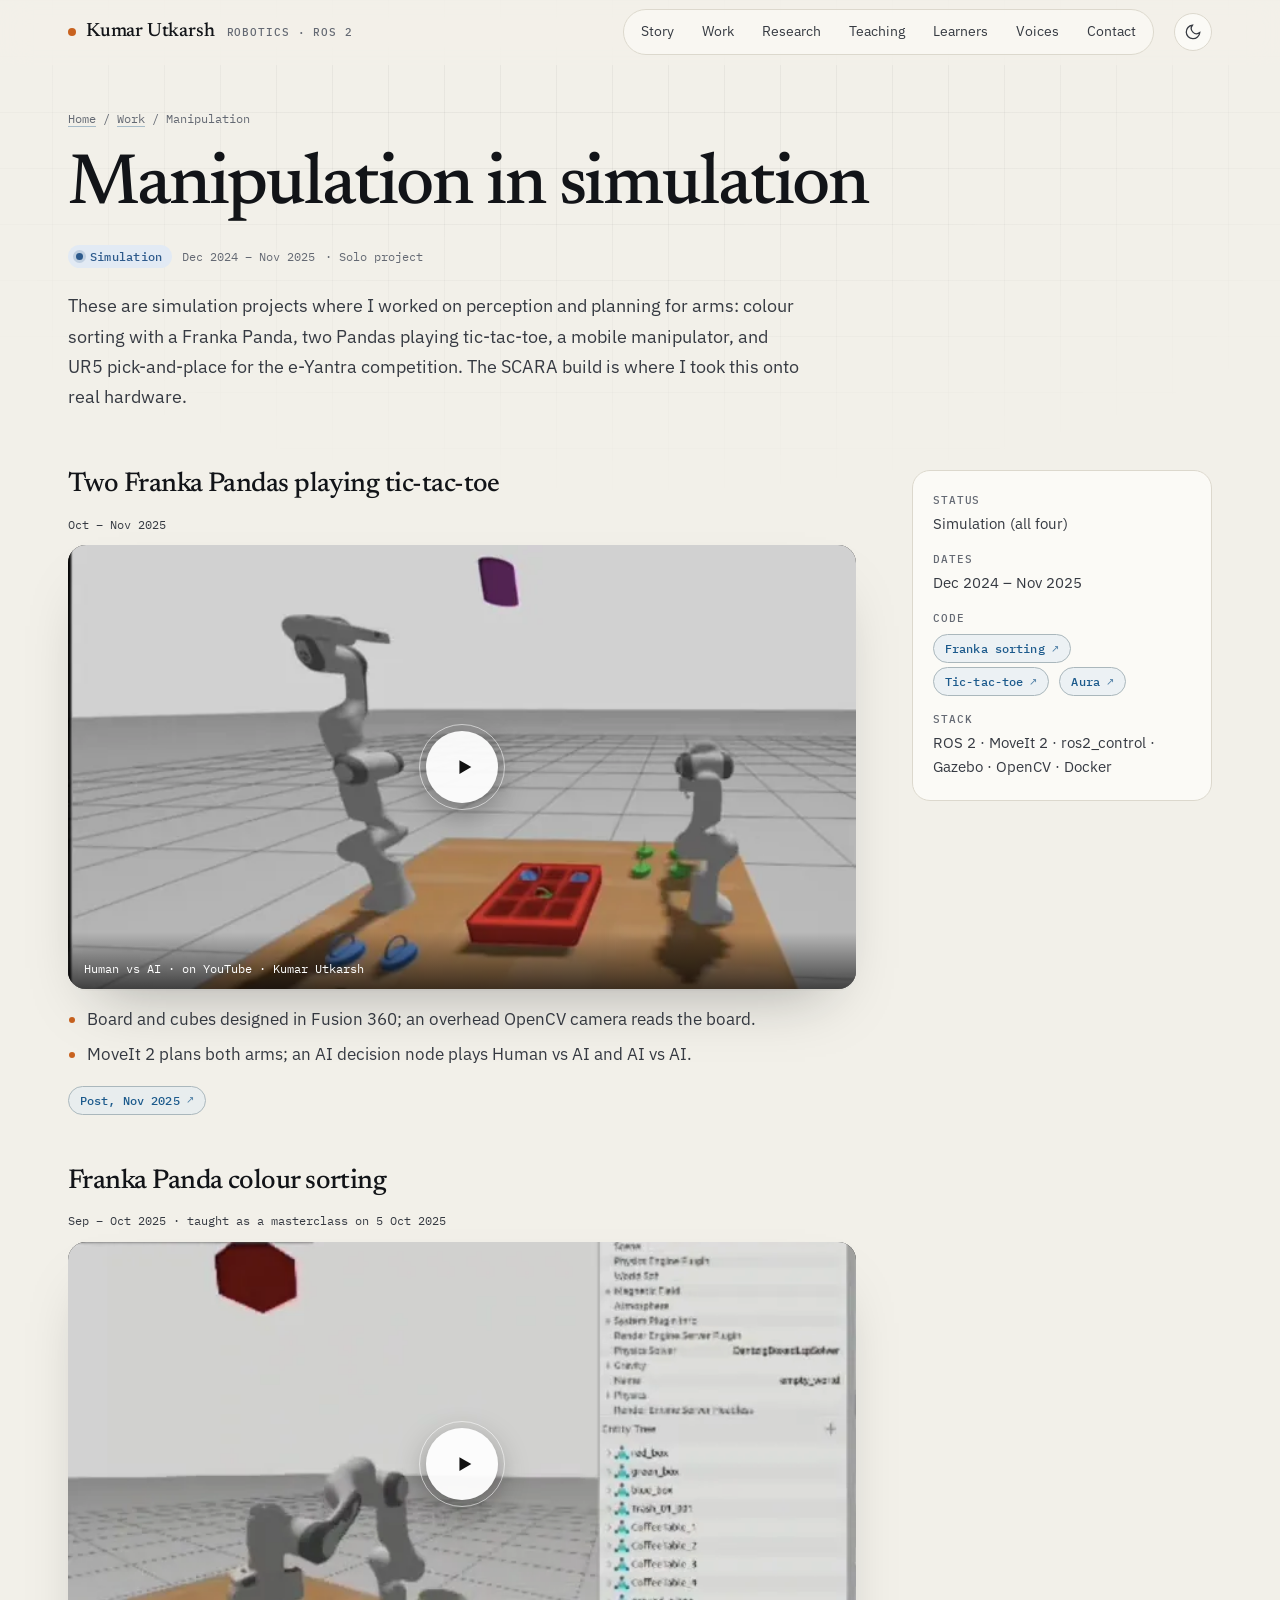
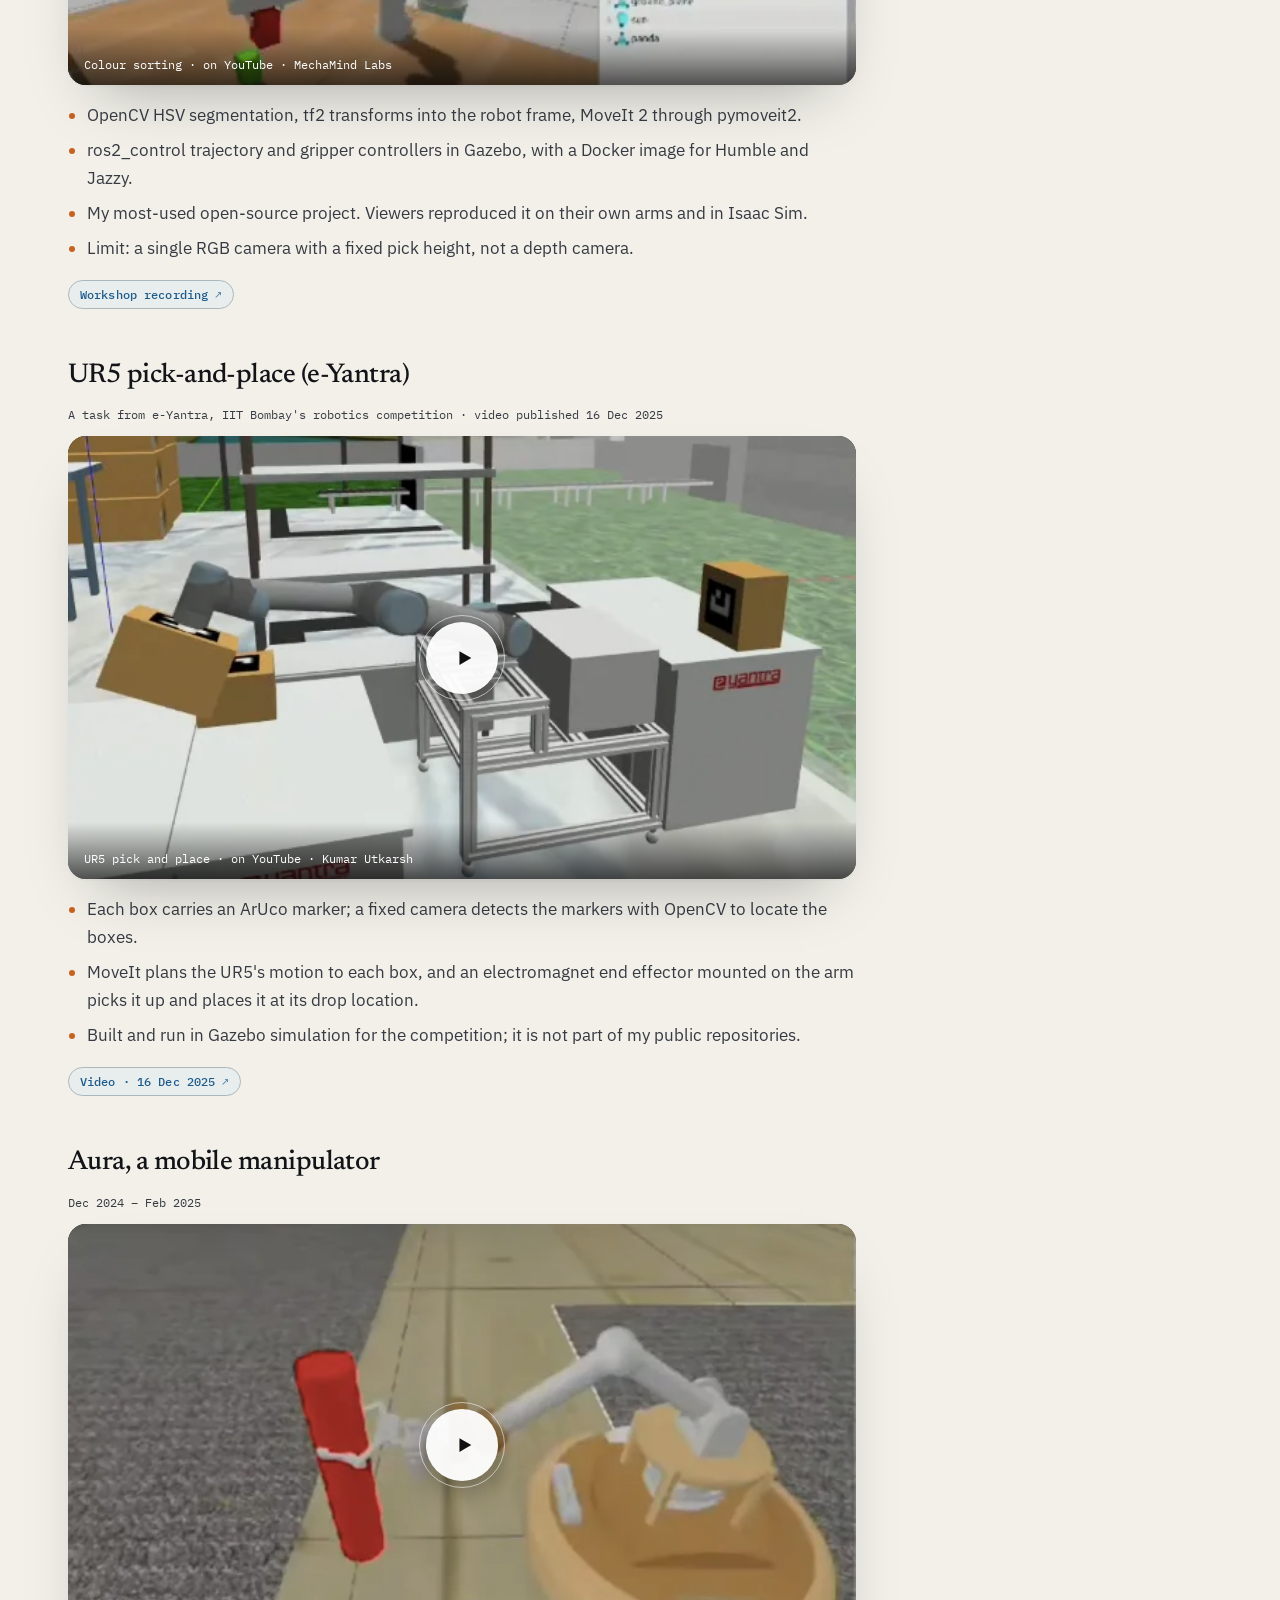
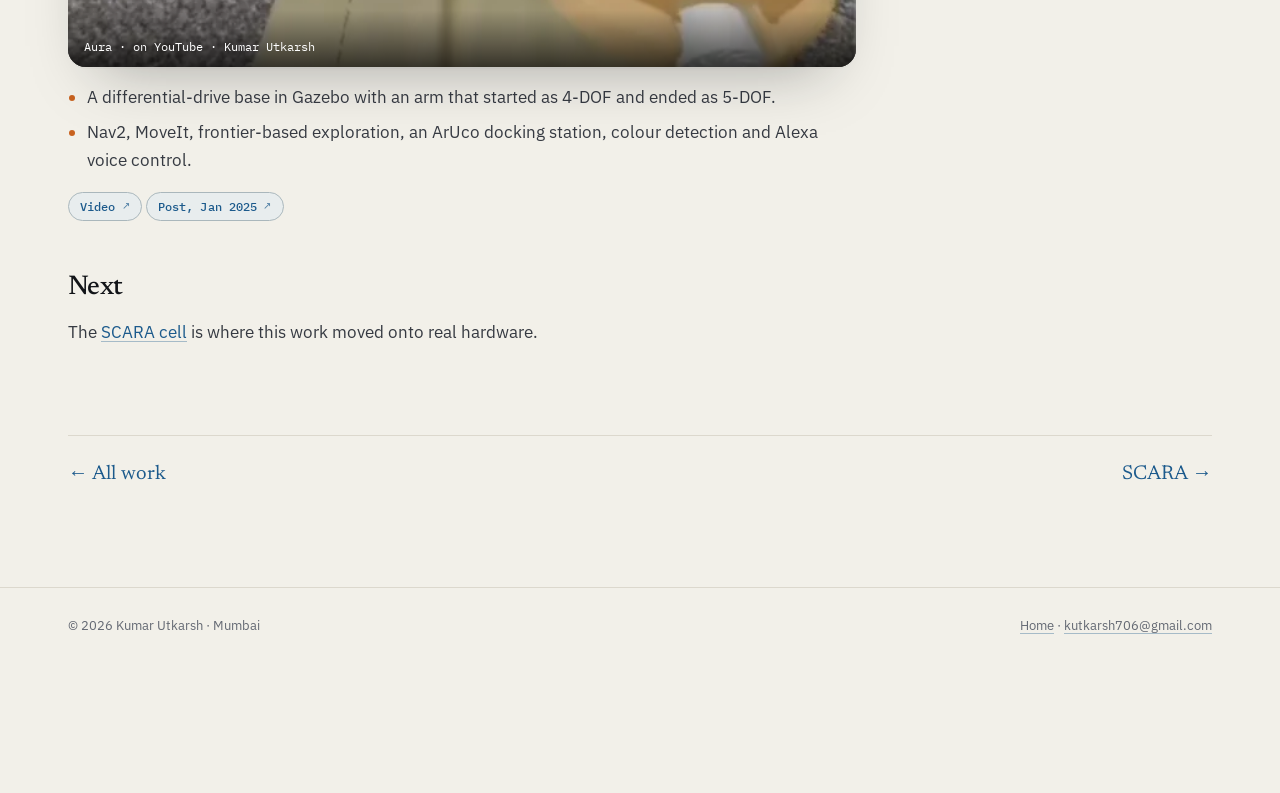
<file: projects/manipulation/index.html>
<!doctype html>
<html lang="en">
<head>
<meta charset="utf-8">
<meta name="viewport" content="width=device-width, initial-scale=1">
<title>Manipulation in simulation · Kumar Utkarsh</title>
<meta name="description" content="ROS 2 arm projects in simulation: Franka Panda colour sorting, two Pandas playing tic-tac-toe, the Aura mobile manipulator and UR5 pick-and-place from the e-Yantra competition.">
<link rel="canonical" href="https://curious-utkarsh.github.io/projects/manipulation/">
<meta name="theme-color" content="#f4f2ec" media="(prefers-color-scheme: light)">
<meta name="theme-color" content="#0f1114" media="(prefers-color-scheme: dark)">
<meta property="og:type" content="article">
<meta property="og:title" content="Manipulation in simulation · Kumar Utkarsh">
<meta property="og:description" content="ROS 2 arm projects in simulation: Franka Panda colour sorting, two Pandas playing tic-tac-toe, the Aura mobile manipulator and UR5 pick-and-place from the e-Yantra competition.">
<meta property="og:url" content="https://curious-utkarsh.github.io/projects/manipulation/">
<meta property="og:image" content="https://curious-utkarsh.github.io/assets/img/og.jpg">
<meta name="twitter:card" content="summary_large_image">
<link rel="icon" href="../../favicon.svg" type="image/svg+xml">
<link rel="preload" href="../../assets/fonts/newsreader-latin-wght-normal.woff2" as="font" type="font/woff2" crossorigin>
<link rel="stylesheet" href="../../assets/css/site.css">
<script>try{var t=localStorage.getItem('theme');if(t==='light'||t==='dark')document.documentElement.setAttribute('data-theme',t)}catch(e){}</script>
<script src="../../assets/js/site.js" defer></script>
</head>
<body>
<a class="skip" href="#main">Skip to content</a>
<header class="nav">
  <div class="wrap">
    <a class="brand" href="../../">Kumar Utkarsh<span>Robotics · ROS 2</span></a>
    <ul id="menu">
      <li><a href="../../#story">Story</a></li>
      <li><a href="../../#work">Work</a></li>
      <li><a href="../../#research">Research</a></li>
      <li><a href="../../#teaching">Teaching</a></li>
      <li><a href="../../#learners">Learners</a></li>
      <li><a href="../../#voices">Voices</a></li>
      <li><a href="../../#contact">Contact</a></li>
    </ul>
    <div class="nav-tools">
      <button class="icon-btn" type="button" data-theme-toggle aria-label="Switch theme"><svg viewBox="0 0 24 24" fill="none" stroke="currentColor" stroke-width="1.7" stroke-linecap="round" aria-hidden="true"><path d="M21 12.8A9 9 0 1 1 11.2 3a7 7 0 0 0 9.8 9.8z"/></svg></button>
      <button class="icon-btn menu-btn" type="button" data-menu aria-controls="menu" aria-expanded="false" aria-label="Menu"><svg viewBox="0 0 24 24" fill="none" stroke="currentColor" stroke-width="1.7" stroke-linecap="round" aria-hidden="true"><path d="M4 7h16M4 12h16M4 17h16"/></svg></button>
    </div>
  </div>
</header>
<main id="main">
<div class="wrap">
  <nav class="crumbs" aria-label="Breadcrumb"><a href="../../">Home</a> / <a href="../../#work">Work</a> / Manipulation</nav>
  <header class="case-head">
    <h1>Manipulation in simulation</h1>
    <div class="meta"><span class="status st-sim">Simulation</span><span class="dates">Dec 2024 – Nov 2025</span><span class="dates">· Solo project</span></div>
    <p class="lede">These are simulation projects where I worked on perception and planning for arms: colour sorting with a Franka Panda, two Pandas playing tic-tac-toe, a mobile manipulator, and UR5 pick-and-place for the e-Yantra competition. The SCARA build is where I took this onto real hardware.</p>
  </header>
  <div class="case-grid">
    <article class="case">
      <h2>Two Franka Pandas playing tic-tac-toe</h2>
      <p class="dates">Oct – Nov 2025</p>
      <button class="facade h" type="button" data-facade="3YFORZAgRXA" aria-label="Play video: Multi-robot tic-tac-toe, human vs AI"><img src="../../assets/img/ttt-wide-638.webp" width="638" height="360" alt="" loading="lazy" decoding="async"><span class="pb"><svg viewBox="0 0 24 24" fill="currentColor" aria-hidden="true"><path d="M7 4.5v15l13-7.5z"/></svg></span><span class="cap">Human vs AI · on YouTube · Kumar Utkarsh</span></button>
      <ul style="margin-top:16px">
        <li>Board and cubes designed in Fusion 360; an overhead OpenCV camera reads the board.</li>
        <li>MoveIt 2 plans both arms; an AI decision node plays Human vs AI and AI vs AI.</li>
      </ul>
      <p><a class="chip" href="https://www.linkedin.com/feed/update/urn:li:activity:7392438464690147328/" target="_blank" rel="noopener">Post, Nov 2025</a></p>

      <h2>Franka Panda colour sorting</h2>
      <p class="dates">Sep – Oct 2025 · taught as a masterclass on 5 Oct 2025</p>
      <button class="facade h" type="button" data-facade="EM88ld4cCNk" aria-label="Play video: Vision-guided colour sorting with a Franka Panda"><img src="../../assets/img/franka-gazebo-640.webp" width="640" height="480" alt="" loading="lazy" decoding="async"><span class="pb"><svg viewBox="0 0 24 24" fill="currentColor" aria-hidden="true"><path d="M7 4.5v15l13-7.5z"/></svg></span><span class="cap">Colour sorting · on YouTube · MechaMind Labs</span></button>
      <ul style="margin-top:16px">
        <li>OpenCV HSV segmentation, tf2 transforms into the robot frame, MoveIt 2 through pymoveit2.</li>
        <li>ros2_control trajectory and gripper controllers in Gazebo, with a Docker image for Humble and Jazzy.</li>
        <li>My most-used open-source project. Viewers reproduced it on their own arms and in Isaac Sim.</li>
        <li>Limit: a single RGB camera with a fixed pick height, not a depth camera.</li>
      </ul>
      <p><a class="chip" href="https://youtu.be/0N3B8FG0T1Y" target="_blank" rel="noopener">Workshop recording</a></p>

      <h2>UR5 pick-and-place (e-Yantra)</h2>
      <p class="dates">A task from e-Yantra, IIT Bombay's robotics competition · video published 16 Dec 2025</p>
      <button class="facade h" type="button" data-facade="_vO71pkmfY4" aria-label="Play video: UR5 pick and place with ArUco markers"><img src="../../assets/img/ur5-eyantra-560.webp" width="560" height="420" alt="" loading="lazy" decoding="async"><span class="pb"><svg viewBox="0 0 24 24" fill="currentColor" aria-hidden="true"><path d="M7 4.5v15l13-7.5z"/></svg></span><span class="cap">UR5 pick and place · on YouTube · Kumar Utkarsh</span></button>
      <ul style="margin-top:16px">
        <li>Each box carries an ArUco marker; a fixed camera detects the markers with OpenCV to locate the boxes.</li>
        <li>MoveIt plans the UR5's motion to each box, and an electromagnet end effector mounted on the arm picks it up and places it at its drop location.</li>
        <li>Built and run in Gazebo simulation for the competition; it is not part of my public repositories.</li>
      </ul>
      <p><a class="chip" href="https://youtu.be/_vO71pkmfY4" target="_blank" rel="noopener">Video · 16 Dec 2025</a></p>

      <h2>Aura, a mobile manipulator</h2>
      <p class="dates">Dec 2024 – Feb 2025</p>
      <button class="facade h" type="button" data-facade="NHeu9y64Ovw" aria-label="Play video: Aura, self-driving with robotic arm manipulation"><img src="../../assets/img/aura-gazebo-640.webp" width="640" height="480" alt="" loading="lazy" decoding="async"><span class="pb"><svg viewBox="0 0 24 24" fill="currentColor" aria-hidden="true"><path d="M7 4.5v15l13-7.5z"/></svg></span><span class="cap">Aura · on YouTube · Kumar Utkarsh</span></button>
      <ul style="margin-top:16px">
        <li>A differential-drive base in Gazebo with an arm that started as 4-DOF and ended as 5-DOF.</li>
        <li>Nav2, MoveIt, frontier-based exploration, an ArUco docking station, colour detection and Alexa voice control.</li>
      </ul>
      <p><a class="chip" href="https://youtu.be/NHeu9y64Ovw" target="_blank" rel="noopener">Video</a> <a class="chip" href="https://www.linkedin.com/feed/update/urn:li:activity:7286963156571013120/" target="_blank" rel="noopener">Post, Jan 2025</a></p>
      <h2>Next</h2>
      <p>The <a href="../../projects/scara/">SCARA cell</a> is where this work moved onto real hardware.</p>
    </article>
    <aside><dl><dt>Status</dt><dd>Simulation (all four)</dd><dt>Dates</dt><dd>Dec 2024 – Nov 2025</dd><dt>Code</dt><dd><a class="chip" href="https://github.com/MechaMind-Labs/franka-color-sorting-robot" target="_blank" rel="noopener">Franka sorting</a> <a class="chip" href="https://github.com/MechaMind-Labs/dual-franka-tic-tac-toe" target="_blank" rel="noopener">Tic-tac-toe</a> <a class="chip" href="https://github.com/Curious-Utkarsh/aura-mobile-manipulator" target="_blank" rel="noopener">Aura</a></dd><dt>Stack</dt><dd>ROS 2 · MoveIt 2 · ros2_control · Gazebo · OpenCV · Docker</dd></dl></aside>
  </div>
  <div class="next-proj"><a href="../../#work">← All work</a><a href="../../projects/scara/">SCARA →</a></div>
</div>
</main>
<footer class="site">
  <div class="wrap">
    <span>© 2026 Kumar Utkarsh · Mumbai</span>
    <span><a href="../../">Home</a> · <a href="mailto:kutkarsh706@gmail.com">kutkarsh706@gmail.com</a></span>
  </div>
</footer>
</body>
</html>
</file>
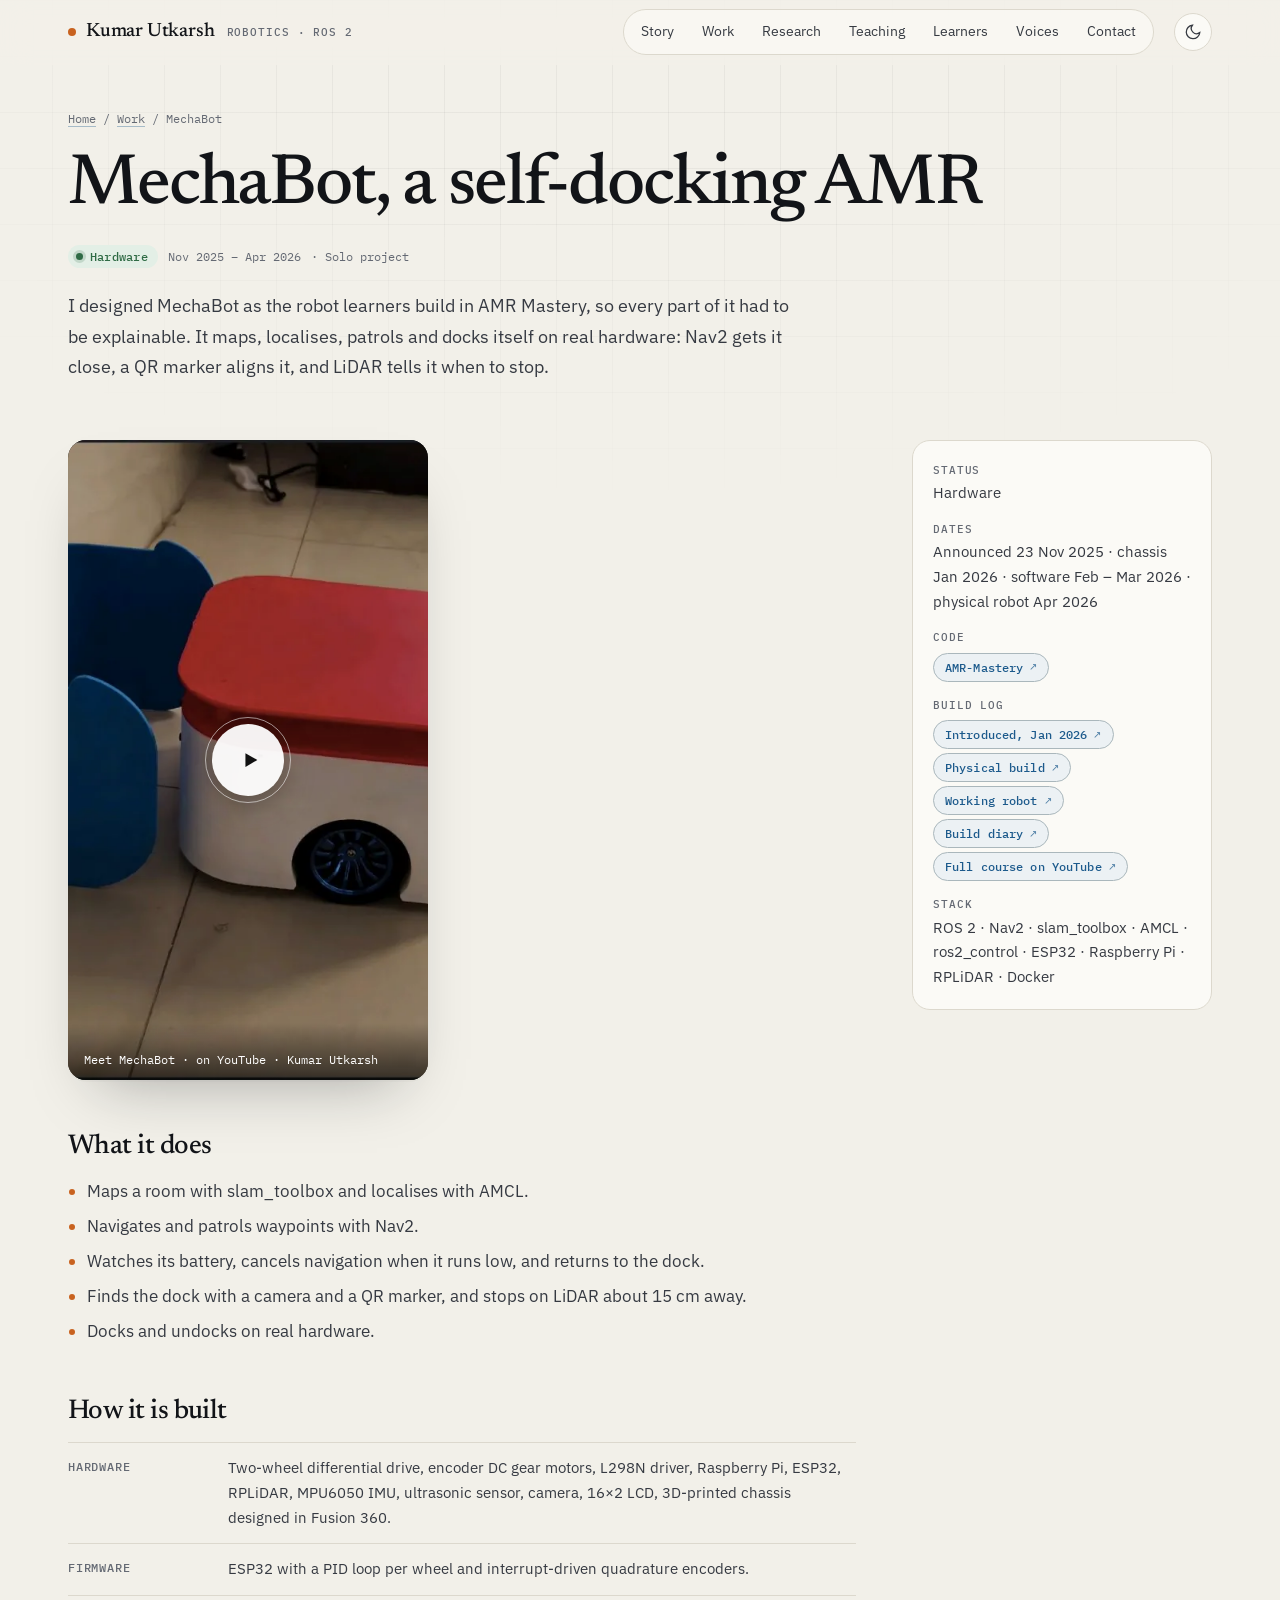
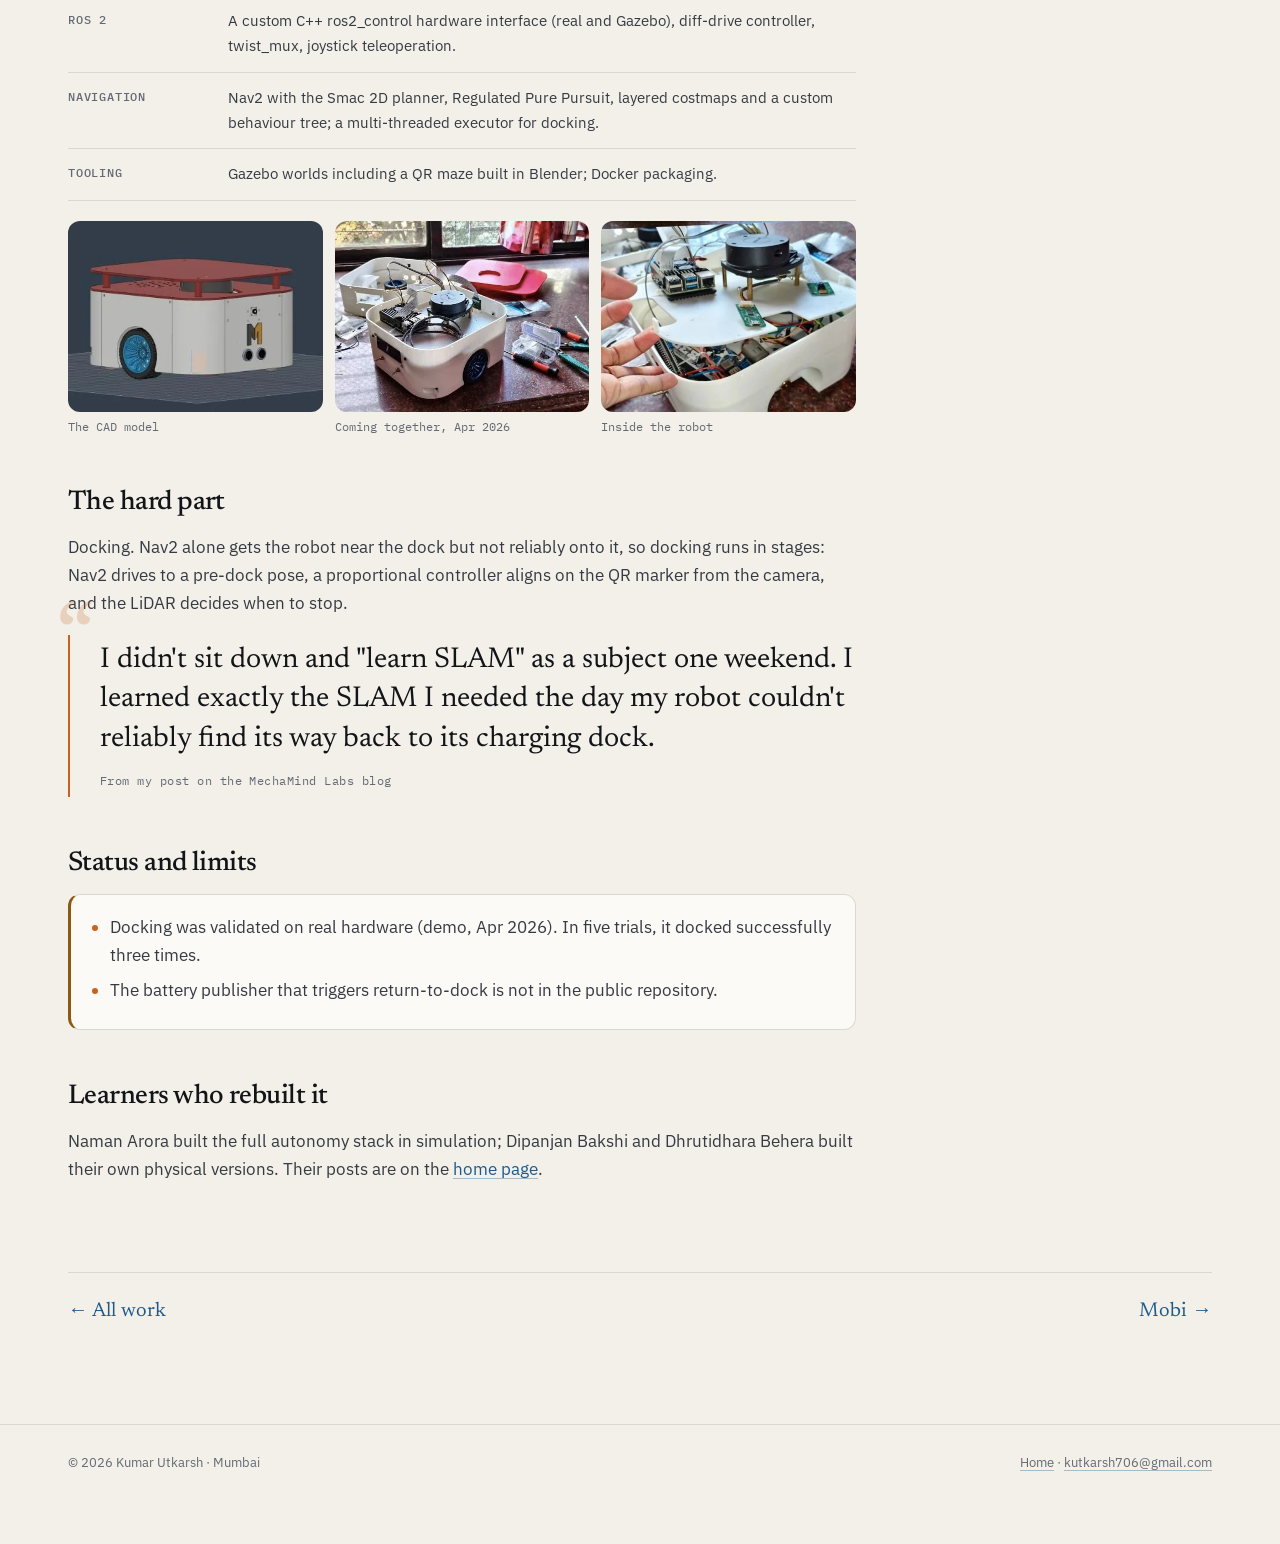
<file: projects/mechabot/index.html>
<!doctype html>
<html lang="en">
<head>
<meta charset="utf-8">
<meta name="viewport" content="width=device-width, initial-scale=1">
<title>MechaBot, a self-docking AMR · Kumar Utkarsh</title>
<meta name="description" content="A differential-drive ROS 2 robot that maps, localises, patrols and docks itself on real hardware. The reference robot of AMR Mastery.">
<link rel="canonical" href="https://curious-utkarsh.github.io/projects/mechabot/">
<meta name="theme-color" content="#f4f2ec" media="(prefers-color-scheme: light)">
<meta name="theme-color" content="#0f1114" media="(prefers-color-scheme: dark)">
<meta property="og:type" content="article">
<meta property="og:title" content="MechaBot, a self-docking AMR · Kumar Utkarsh">
<meta property="og:description" content="A differential-drive ROS 2 robot that maps, localises, patrols and docks itself on real hardware. The reference robot of AMR Mastery.">
<meta property="og:url" content="https://curious-utkarsh.github.io/projects/mechabot/">
<meta property="og:image" content="https://curious-utkarsh.github.io/assets/img/og.jpg">
<meta name="twitter:card" content="summary_large_image">
<link rel="icon" href="../../favicon.svg" type="image/svg+xml">
<link rel="preload" href="../../assets/fonts/newsreader-latin-wght-normal.woff2" as="font" type="font/woff2" crossorigin>
<link rel="stylesheet" href="../../assets/css/site.css">
<script>try{var t=localStorage.getItem('theme');if(t==='light'||t==='dark')document.documentElement.setAttribute('data-theme',t)}catch(e){}</script>
<script src="../../assets/js/site.js" defer></script>
</head>
<body>
<a class="skip" href="#main">Skip to content</a>
<header class="nav">
  <div class="wrap">
    <a class="brand" href="../../">Kumar Utkarsh<span>Robotics · ROS 2</span></a>
    <ul id="menu">
      <li><a href="../../#story">Story</a></li>
      <li><a href="../../#work">Work</a></li>
      <li><a href="../../#research">Research</a></li>
      <li><a href="../../#teaching">Teaching</a></li>
      <li><a href="../../#learners">Learners</a></li>
      <li><a href="../../#voices">Voices</a></li>
      <li><a href="../../#contact">Contact</a></li>
    </ul>
    <div class="nav-tools">
      <button class="icon-btn" type="button" data-theme-toggle aria-label="Switch theme"><svg viewBox="0 0 24 24" fill="none" stroke="currentColor" stroke-width="1.7" stroke-linecap="round" aria-hidden="true"><path d="M21 12.8A9 9 0 1 1 11.2 3a7 7 0 0 0 9.8 9.8z"/></svg></button>
      <button class="icon-btn menu-btn" type="button" data-menu aria-controls="menu" aria-expanded="false" aria-label="Menu"><svg viewBox="0 0 24 24" fill="none" stroke="currentColor" stroke-width="1.7" stroke-linecap="round" aria-hidden="true"><path d="M4 7h16M4 12h16M4 17h16"/></svg></button>
    </div>
  </div>
</header>
<main id="main">
<div class="wrap">
  <nav class="crumbs" aria-label="Breadcrumb"><a href="../../">Home</a> / <a href="../../#work">Work</a> / MechaBot</nav>
  <header class="case-head">
    <h1>MechaBot, a self-docking AMR</h1>
    <div class="meta"><span class="status st-hw">Hardware</span><span class="dates">Nov 2025 – Apr 2026</span><span class="dates">· Solo project</span></div>
    <p class="lede">I designed MechaBot as the robot learners build in AMR Mastery, so every part of it had to be explainable. It maps, localises, patrols and docks itself on real hardware: Nav2 gets it close, a QR marker aligns it, and LiDAR tells it when to stop.</p>
  </header>
  <div class="case-grid">
    <article class="case">
      <button class="facade v" type="button" data-facade="rBTisGu6iEY" aria-label="Play video: Meet MechaBot"><img src="../../assets/img/mechabot-sq-800.webp" width="800" height="800" alt="" loading="lazy" decoding="async"><span class="pb"><svg viewBox="0 0 24 24" fill="currentColor" aria-hidden="true"><path d="M7 4.5v15l13-7.5z"/></svg></span><span class="cap">Meet MechaBot · on YouTube · Kumar Utkarsh</span></button>
      <h2>What it does</h2>
      <ul>
        <li>Maps a room with slam_toolbox and localises with AMCL.</li>
        <li>Navigates and patrols waypoints with Nav2.</li>
        <li>Watches its battery, cancels navigation when it runs low, and returns to the dock.</li>
        <li>Finds the dock with a camera and a QR marker, and stops on LiDAR about 15 cm away.</li>
        <li>Docks and undocks on real hardware.</li>
      </ul>
      <h2>How it is built</h2>
      <dl class="stack">
        <dt>Hardware</dt><dd>Two-wheel differential drive, encoder DC gear motors, L298N driver, Raspberry Pi, ESP32, RPLiDAR, MPU6050 IMU, ultrasonic sensor, camera, 16×2 LCD, 3D-printed chassis designed in Fusion 360.</dd>
        <dt>Firmware</dt><dd>ESP32 with a PID loop per wheel and interrupt-driven quadrature encoders.</dd>
        <dt>ROS 2</dt><dd>A custom C++ ros2_control hardware interface (real and Gazebo), diff-drive controller, twist_mux, joystick teleoperation.</dd>
        <dt>Navigation</dt><dd>Nav2 with the Smac 2D planner, Regulated Pure Pursuit, layered costmaps and a custom behaviour tree; a multi-threaded executor for docking.</dd>
        <dt>Tooling</dt><dd>Gazebo worlds including a QR maze built in Blender; Docker packaging.</dd>
      </dl>
      <div class="media-row">
        <figure><div class="ph"><img src="../../assets/img/mechabot-cad-480.webp" width="480" height="271" loading="lazy" alt="MechaBot CAD model"></div><figcaption>The CAD model</figcaption></figure>
        <figure><div class="ph"><img src="../../assets/img/mechabot-build1-698.webp" width="698" height="345" loading="lazy" alt="MechaBot chassis with LiDAR and Raspberry Pi during assembly"></div><figcaption>Coming together, Apr 2026</figcaption></figure>
        <figure><div class="ph"><img src="../../assets/img/mechabot-build3-698.webp" width="698" height="380" loading="lazy" alt="Inside MechaBot: Raspberry Pi, LiDAR and wiring"></div><figcaption>Inside the robot</figcaption></figure>
      </div>
      <h2>The hard part</h2>
      <p>Docking. Nav2 alone gets the robot near the dock but not reliably onto it, so docking runs in stages: Nav2 drives to a pre-dock pose, a proportional controller aligns on the QR marker from the camera, and the LiDAR decides when to stop.</p>
      <blockquote class="pull" style="margin-left:0">I didn't sit down and "learn SLAM" as a subject one weekend. I learned exactly the SLAM I needed the day my robot couldn't reliably find its way back to its charging dock.<cite>From my post on the MechaMind Labs blog</cite></blockquote>
      <h2>Status and limits</h2>
      <div class="limits"><ul>
        <li>Docking was validated on real hardware (demo, Apr 2026). In five trials, it docked successfully three times.</li>
        <li>The battery publisher that triggers return-to-dock is not in the public repository.</li>
      </ul></div>
      <h2>Learners who rebuilt it</h2>
      <p>Naman Arora built the full autonomy stack in simulation; Dipanjan Bakshi and Dhrutidhara Behera built their own physical versions. Their posts are on the <a href="../../#learners">home page</a>.</p>
    </article>
    <aside><dl><dt>Status</dt><dd>Hardware</dd><dt>Dates</dt><dd>Announced 23 Nov 2025 · chassis Jan 2026 · software Feb – Mar 2026 · physical robot Apr 2026</dd><dt>Code</dt><dd><a class="chip" href="https://github.com/MechaMind-Labs/AMR-Mastery" target="_blank" rel="noopener">AMR-Mastery</a></dd><dt>Build log</dt><dd><a class="chip" href="https://www.linkedin.com/feed/update/urn:li:activity:7416698018952982528/" target="_blank" rel="noopener">Introduced, Jan 2026</a> <a class="chip" href="https://www.linkedin.com/feed/update/urn:li:activity:7447948478909169665/" target="_blank" rel="noopener">Physical build</a> <a class="chip" href="https://www.linkedin.com/feed/update/urn:li:activity:7450153133218910208/" target="_blank" rel="noopener">Working robot</a> <a class="chip" href="https://www.youtube.com/playlist?list=PLdMuvhY3uTKvNg6r5yPQSBe_NIYhc0Hwn" target="_blank" rel="noopener">Build diary</a> <a class="chip" href="https://www.youtube.com/playlist?list=PLae-2ikc0DUY" target="_blank" rel="noopener">Full course on YouTube</a></dd><dt>Stack</dt><dd>ROS 2 · Nav2 · slam_toolbox · AMCL · ros2_control · ESP32 · Raspberry Pi · RPLiDAR · Docker</dd></dl></aside>
  </div>
  <div class="next-proj"><a href="../../#work">← All work</a><a href="../../projects/mobi/">Mobi →</a></div>
</div>
</main>
<footer class="site">
  <div class="wrap">
    <span>© 2026 Kumar Utkarsh · Mumbai</span>
    <span><a href="../../">Home</a> · <a href="mailto:kutkarsh706@gmail.com">kutkarsh706@gmail.com</a></span>
  </div>
</footer>
</body>
</html>
</file>
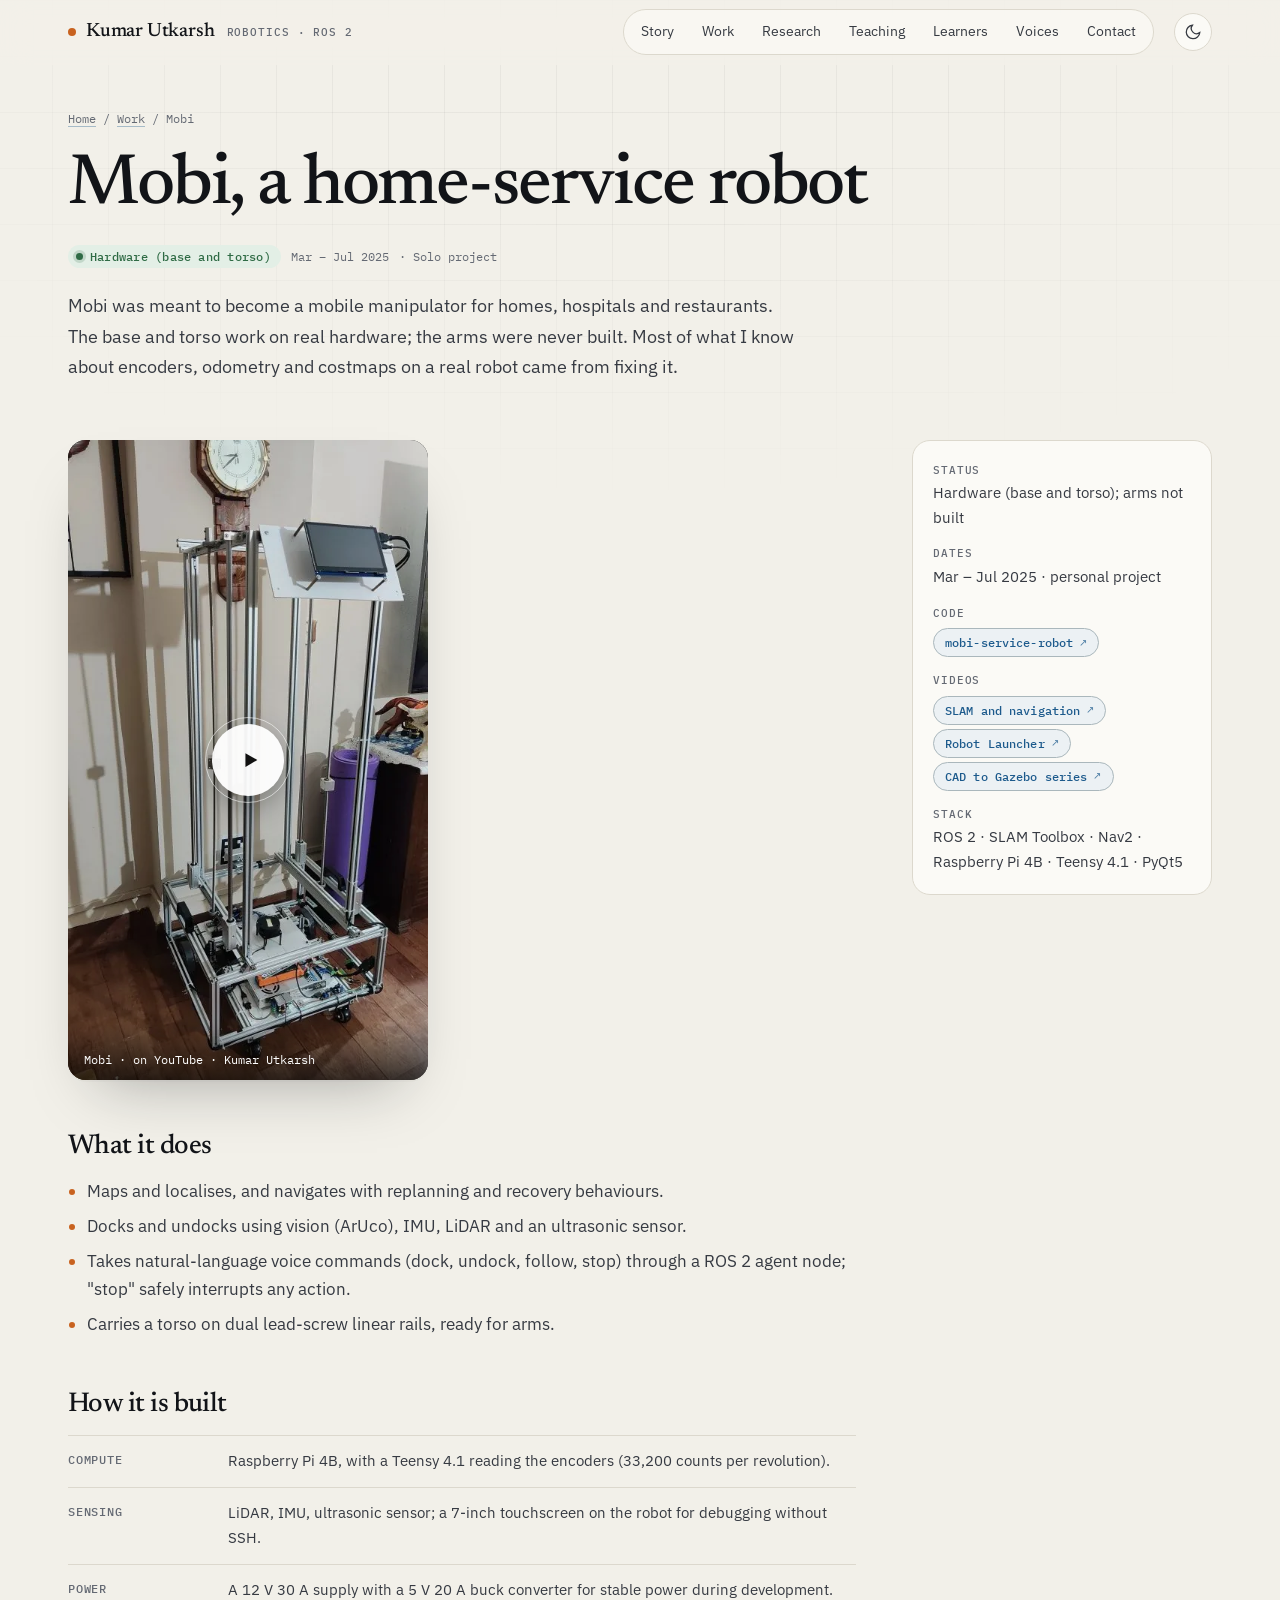
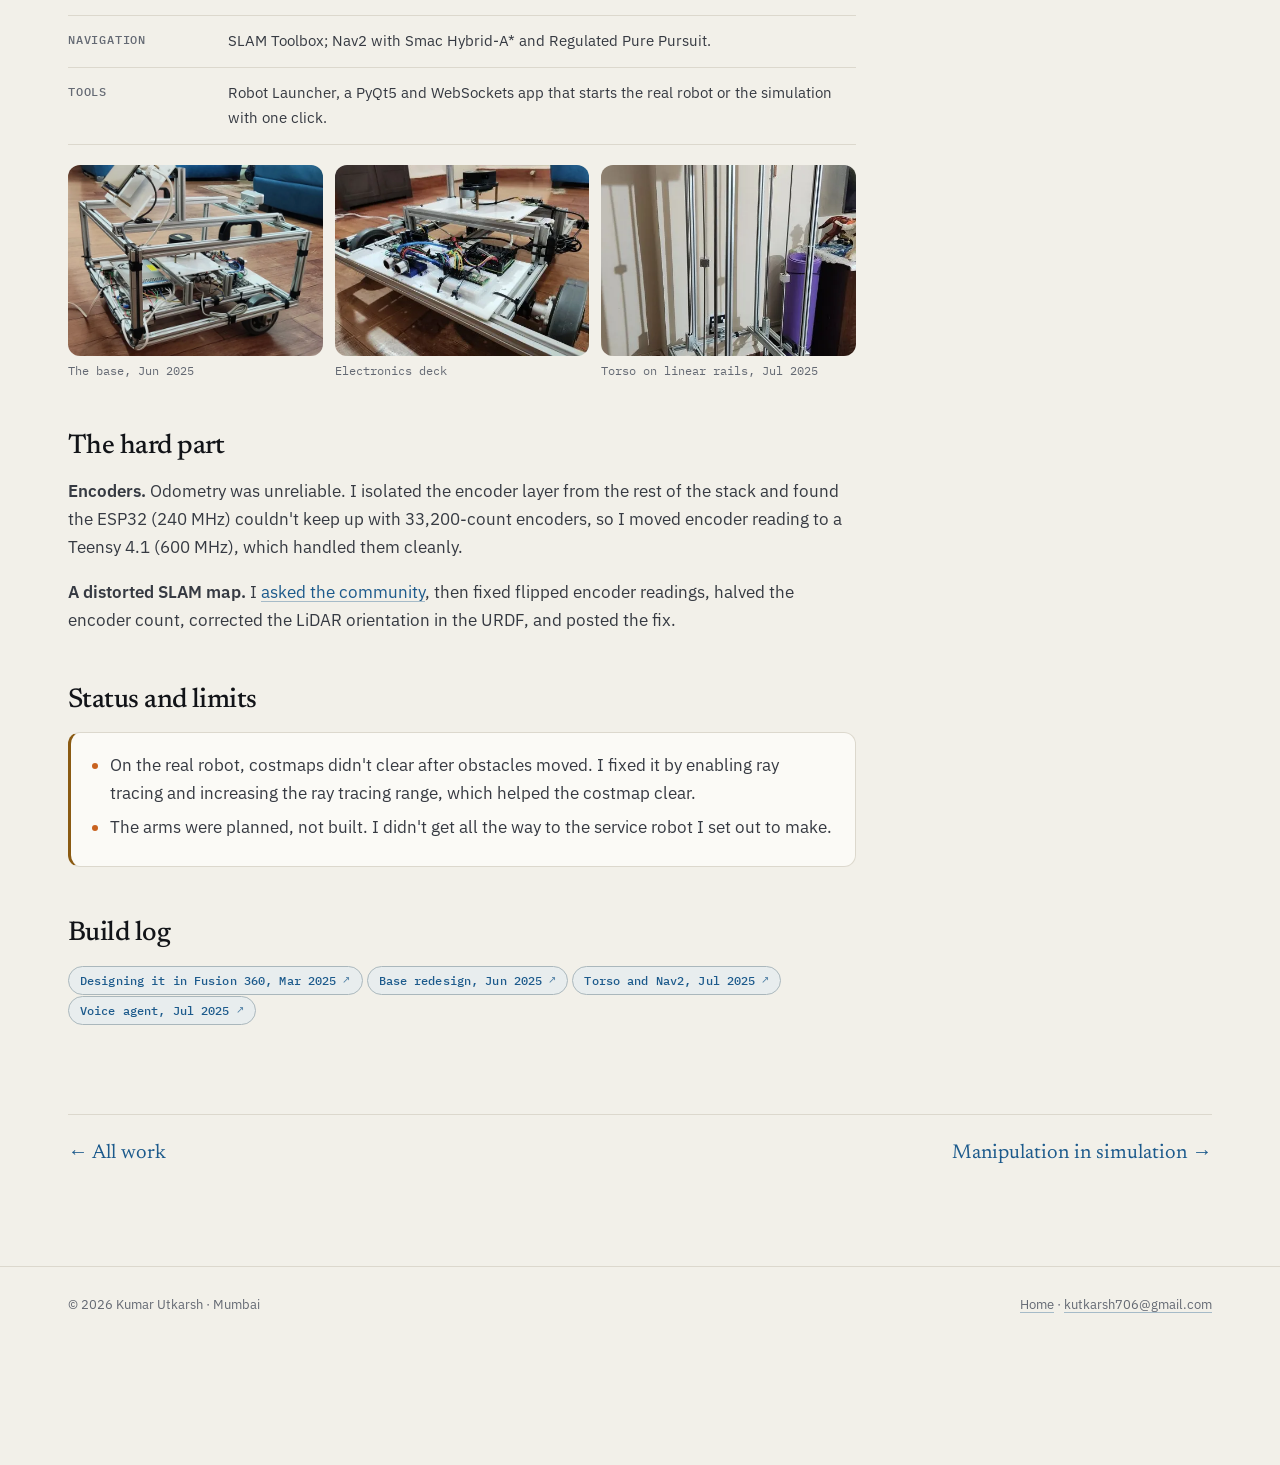
<file: projects/mobi/index.html>
<!doctype html>
<html lang="en">
<head>
<meta charset="utf-8">
<meta name="viewport" content="width=device-width, initial-scale=1">
<title>Mobi, a home-service robot · Kumar Utkarsh</title>
<meta name="description" content="A personal ROS 2 home-service robot: SLAM, Nav2, vision docking and voice commands on a real base with a torso. The arms were planned, not built.">
<link rel="canonical" href="https://curious-utkarsh.github.io/projects/mobi/">
<meta name="theme-color" content="#f4f2ec" media="(prefers-color-scheme: light)">
<meta name="theme-color" content="#0f1114" media="(prefers-color-scheme: dark)">
<meta property="og:type" content="article">
<meta property="og:title" content="Mobi, a home-service robot · Kumar Utkarsh">
<meta property="og:description" content="A personal ROS 2 home-service robot: SLAM, Nav2, vision docking and voice commands on a real base with a torso. The arms were planned, not built.">
<meta property="og:url" content="https://curious-utkarsh.github.io/projects/mobi/">
<meta property="og:image" content="https://curious-utkarsh.github.io/assets/img/og.jpg">
<meta name="twitter:card" content="summary_large_image">
<link rel="icon" href="../../favicon.svg" type="image/svg+xml">
<link rel="preload" href="../../assets/fonts/newsreader-latin-wght-normal.woff2" as="font" type="font/woff2" crossorigin>
<link rel="stylesheet" href="../../assets/css/site.css">
<script>try{var t=localStorage.getItem('theme');if(t==='light'||t==='dark')document.documentElement.setAttribute('data-theme',t)}catch(e){}</script>
<script src="../../assets/js/site.js" defer></script>
</head>
<body>
<a class="skip" href="#main">Skip to content</a>
<header class="nav">
  <div class="wrap">
    <a class="brand" href="../../">Kumar Utkarsh<span>Robotics · ROS 2</span></a>
    <ul id="menu">
      <li><a href="../../#story">Story</a></li>
      <li><a href="../../#work">Work</a></li>
      <li><a href="../../#research">Research</a></li>
      <li><a href="../../#teaching">Teaching</a></li>
      <li><a href="../../#learners">Learners</a></li>
      <li><a href="../../#voices">Voices</a></li>
      <li><a href="../../#contact">Contact</a></li>
    </ul>
    <div class="nav-tools">
      <button class="icon-btn" type="button" data-theme-toggle aria-label="Switch theme"><svg viewBox="0 0 24 24" fill="none" stroke="currentColor" stroke-width="1.7" stroke-linecap="round" aria-hidden="true"><path d="M21 12.8A9 9 0 1 1 11.2 3a7 7 0 0 0 9.8 9.8z"/></svg></button>
      <button class="icon-btn menu-btn" type="button" data-menu aria-controls="menu" aria-expanded="false" aria-label="Menu"><svg viewBox="0 0 24 24" fill="none" stroke="currentColor" stroke-width="1.7" stroke-linecap="round" aria-hidden="true"><path d="M4 7h16M4 12h16M4 17h16"/></svg></button>
    </div>
  </div>
</header>
<main id="main">
<div class="wrap">
  <nav class="crumbs" aria-label="Breadcrumb"><a href="../../">Home</a> / <a href="../../#work">Work</a> / Mobi</nav>
  <header class="case-head">
    <h1>Mobi, a home-service robot</h1>
    <div class="meta"><span class="status st-hw">Hardware (base and torso)</span><span class="dates">Mar – Jul 2025</span><span class="dates">· Solo project</span></div>
    <p class="lede">Mobi was meant to become a mobile manipulator for homes, hospitals and restaurants. The base and torso work on real hardware; the arms were never built. Most of what I know about encoders, odometry and costmaps on a real robot came from fixing it.</p>
  </header>
  <div class="case-grid">
    <article class="case">
      <button class="facade v" type="button" data-facade="Y7EMHcqw5RQ" aria-label="Play video: Mobi autonomous service robot"><img src="../../assets/img/mobi-torso-480.webp" width="480" height="853" alt="" loading="lazy" decoding="async"><span class="pb"><svg viewBox="0 0 24 24" fill="currentColor" aria-hidden="true"><path d="M7 4.5v15l13-7.5z"/></svg></span><span class="cap">Mobi · on YouTube · Kumar Utkarsh</span></button>
      <h2>What it does</h2>
      <ul>
        <li>Maps and localises, and navigates with replanning and recovery behaviours.</li>
        <li>Docks and undocks using vision (ArUco), IMU, LiDAR and an ultrasonic sensor.</li>
        <li>Takes natural-language voice commands (dock, undock, follow, stop) through a ROS 2 agent node; "stop" safely interrupts any action.</li>
        <li>Carries a torso on dual lead-screw linear rails, ready for arms.</li>
      </ul>
      <h2>How it is built</h2>
      <dl class="stack">
        <dt>Compute</dt><dd>Raspberry Pi 4B, with a Teensy 4.1 reading the encoders (33,200 counts per revolution).</dd>
        <dt>Sensing</dt><dd>LiDAR, IMU, ultrasonic sensor; a 7-inch touchscreen on the robot for debugging without SSH.</dd>
        <dt>Power</dt><dd>A 12 V 30 A supply with a 5 V 20 A buck converter for stable power during development.</dd>
        <dt>Navigation</dt><dd>SLAM Toolbox; Nav2 with Smac Hybrid-A* and Regulated Pure Pursuit.</dd>
        <dt>Tools</dt><dd>Robot Launcher, a PyQt5 and WebSockets app that starts the real robot or the simulation with one click.</dd>
      </dl>
      <div class="media-row">
        <figure><div class="ph"><img src="../../assets/img/mobi-card-640.webp" width="640" height="480" loading="lazy" alt="Mobi's aluminium-extrusion base"></div><figcaption>The base, Jun 2025</figcaption></figure>
        <figure><div class="ph"><img src="../../assets/img/mobi-electronics-480.webp" width="480" height="360" loading="lazy" alt="Mobi's electronics deck with LiDAR, Raspberry Pi and ultrasonic sensor"></div><figcaption>Electronics deck</figcaption></figure>
        <figure><div class="ph"><img src="../../assets/img/mobi-torso-480.webp" width="480" height="853" loading="lazy" alt="Mobi with its tall torso on linear rails"></div><figcaption>Torso on linear rails, Jul 2025</figcaption></figure>
      </div>
      <h2>The hard part</h2>
      <p><strong>Encoders.</strong> Odometry was unreliable. I isolated the encoder layer from the rest of the stack and found the ESP32 (240 MHz) couldn't keep up with 33,200-count encoders, so I moved encoder reading to a Teensy 4.1 (600 MHz), which handled them cleanly.</p>
      <p><strong>A distorted SLAM map.</strong> I <a href="https://www.linkedin.com/feed/update/urn:li:activity:7313719472240869376/" target="_blank" rel="noopener">asked the community</a>, then fixed flipped encoder readings, halved the encoder count, corrected the LiDAR orientation in the URDF, and posted the fix.</p>
      <h2>Status and limits</h2>
      <div class="limits"><ul>
        <li>On the real robot, costmaps didn't clear after obstacles moved. I fixed it by enabling ray tracing and increasing the ray tracing range, which helped the costmap clear.</li>
        <li>The arms were planned, not built. I didn't get all the way to the service robot I set out to make.</li>
      </ul></div>
      <h2>Build log</h2>
      <p><a class="chip" href="https://www.linkedin.com/feed/update/urn:li:activity:7303284374957891584/" target="_blank" rel="noopener">Designing it in Fusion 360, Mar 2025</a> <a class="chip" href="https://www.linkedin.com/feed/update/urn:li:activity:7344359883107942400/" target="_blank" rel="noopener">Base redesign, Jun 2025</a> <a class="chip" href="https://www.linkedin.com/feed/update/urn:li:activity:7352925309186297858/" target="_blank" rel="noopener">Torso and Nav2, Jul 2025</a> <a class="chip" href="https://www.linkedin.com/feed/update/urn:li:activity:7355552667160530944/" target="_blank" rel="noopener">Voice agent, Jul 2025</a></p>
    </article>
    <aside><dl><dt>Status</dt><dd>Hardware (base and torso); arms not built</dd><dt>Dates</dt><dd>Mar – Jul 2025 · personal project</dd><dt>Code</dt><dd><a class="chip" href="https://github.com/Curious-Utkarsh/mobi-service-robot" target="_blank" rel="noopener">mobi-service-robot</a></dd><dt>Videos</dt><dd><a class="chip" href="https://www.youtube.com/shorts/A8FcfQKHm_Q" target="_blank" rel="noopener">SLAM and navigation</a> <a class="chip" href="https://youtu.be/QhUhHbz_ZHU" target="_blank" rel="noopener">Robot Launcher</a> <a class="chip" href="https://www.youtube.com/playlist?list=PL4W0OgQKdPqm0IJ13ecF4k1LaRJ-A9qkA" target="_blank" rel="noopener">CAD to Gazebo series</a></dd><dt>Stack</dt><dd>ROS 2 · SLAM Toolbox · Nav2 · Raspberry Pi 4B · Teensy 4.1 · PyQt5</dd></dl></aside>
  </div>
  <div class="next-proj"><a href="../../#work">← All work</a><a href="../../projects/manipulation/">Manipulation in simulation →</a></div>
</div>
</main>
<footer class="site">
  <div class="wrap">
    <span>© 2026 Kumar Utkarsh · Mumbai</span>
    <span><a href="../../">Home</a> · <a href="mailto:kutkarsh706@gmail.com">kutkarsh706@gmail.com</a></span>
  </div>
</footer>
</body>
</html>
</file>
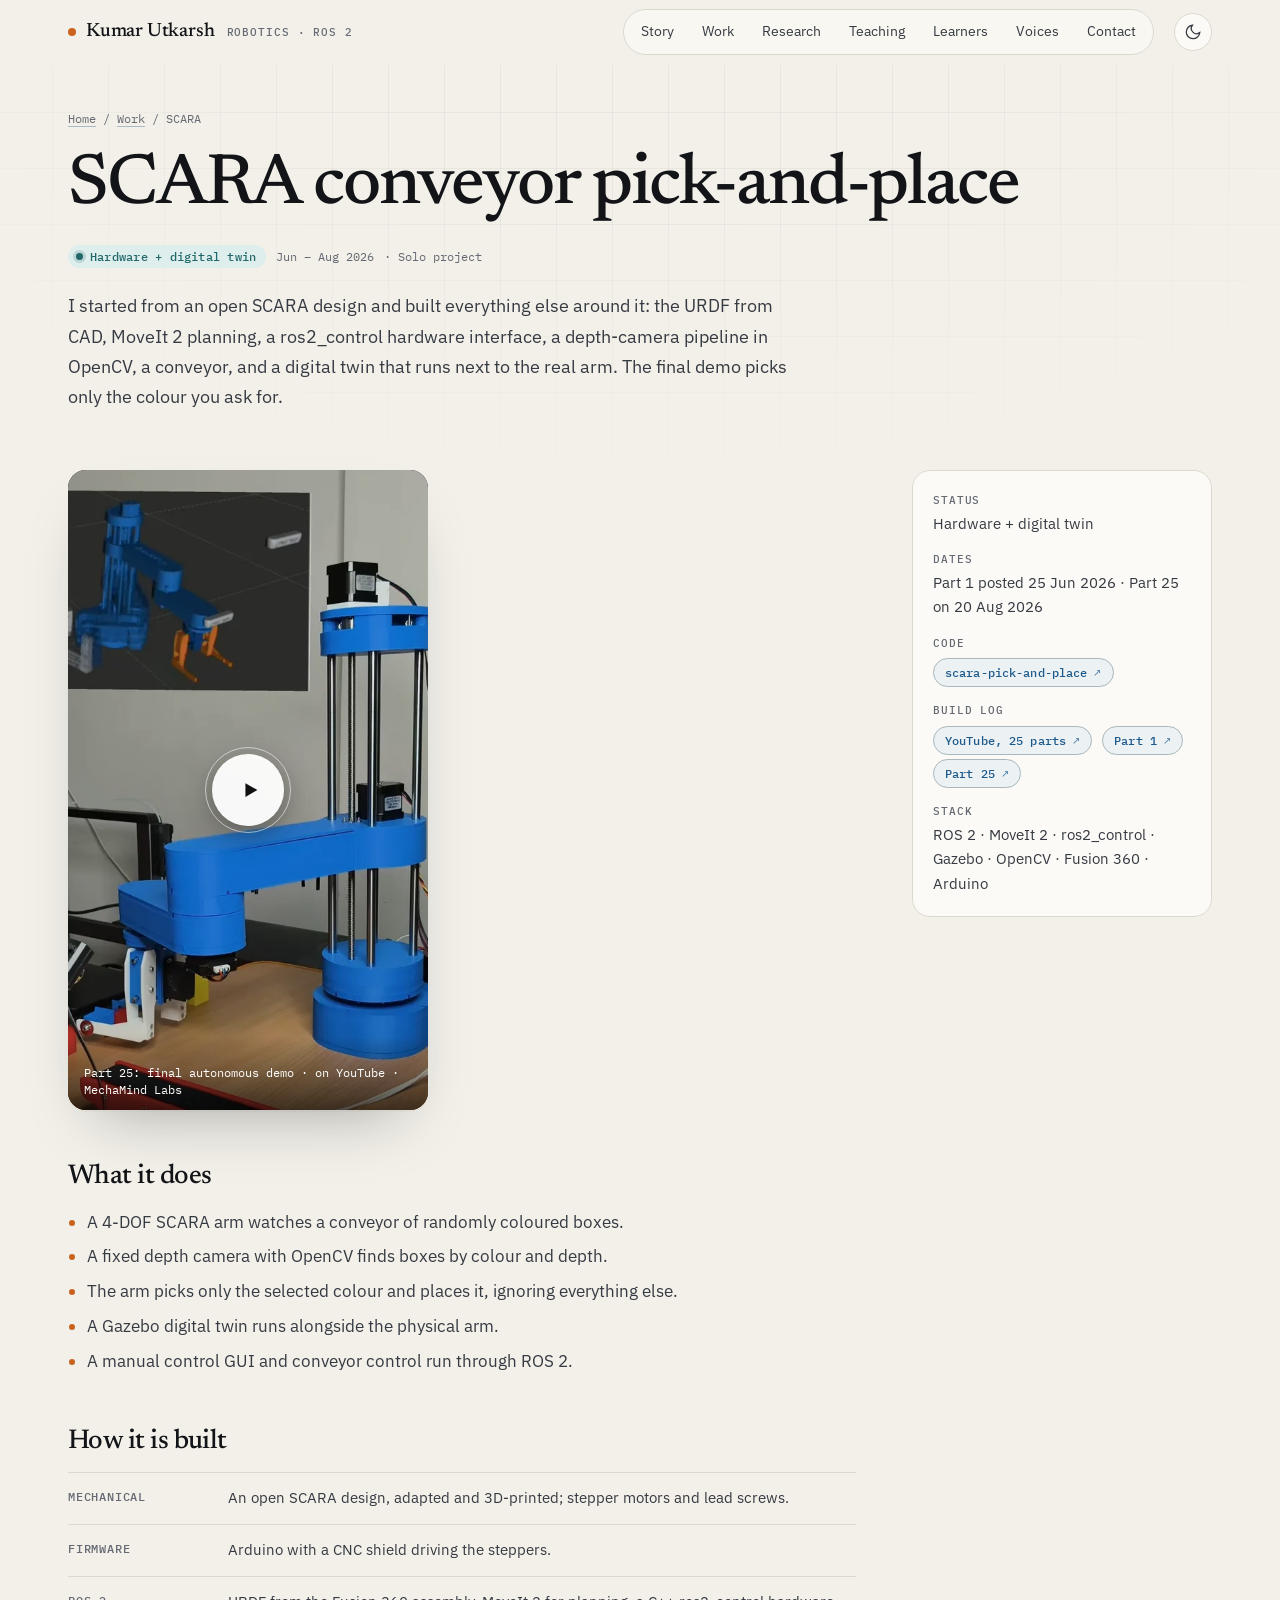
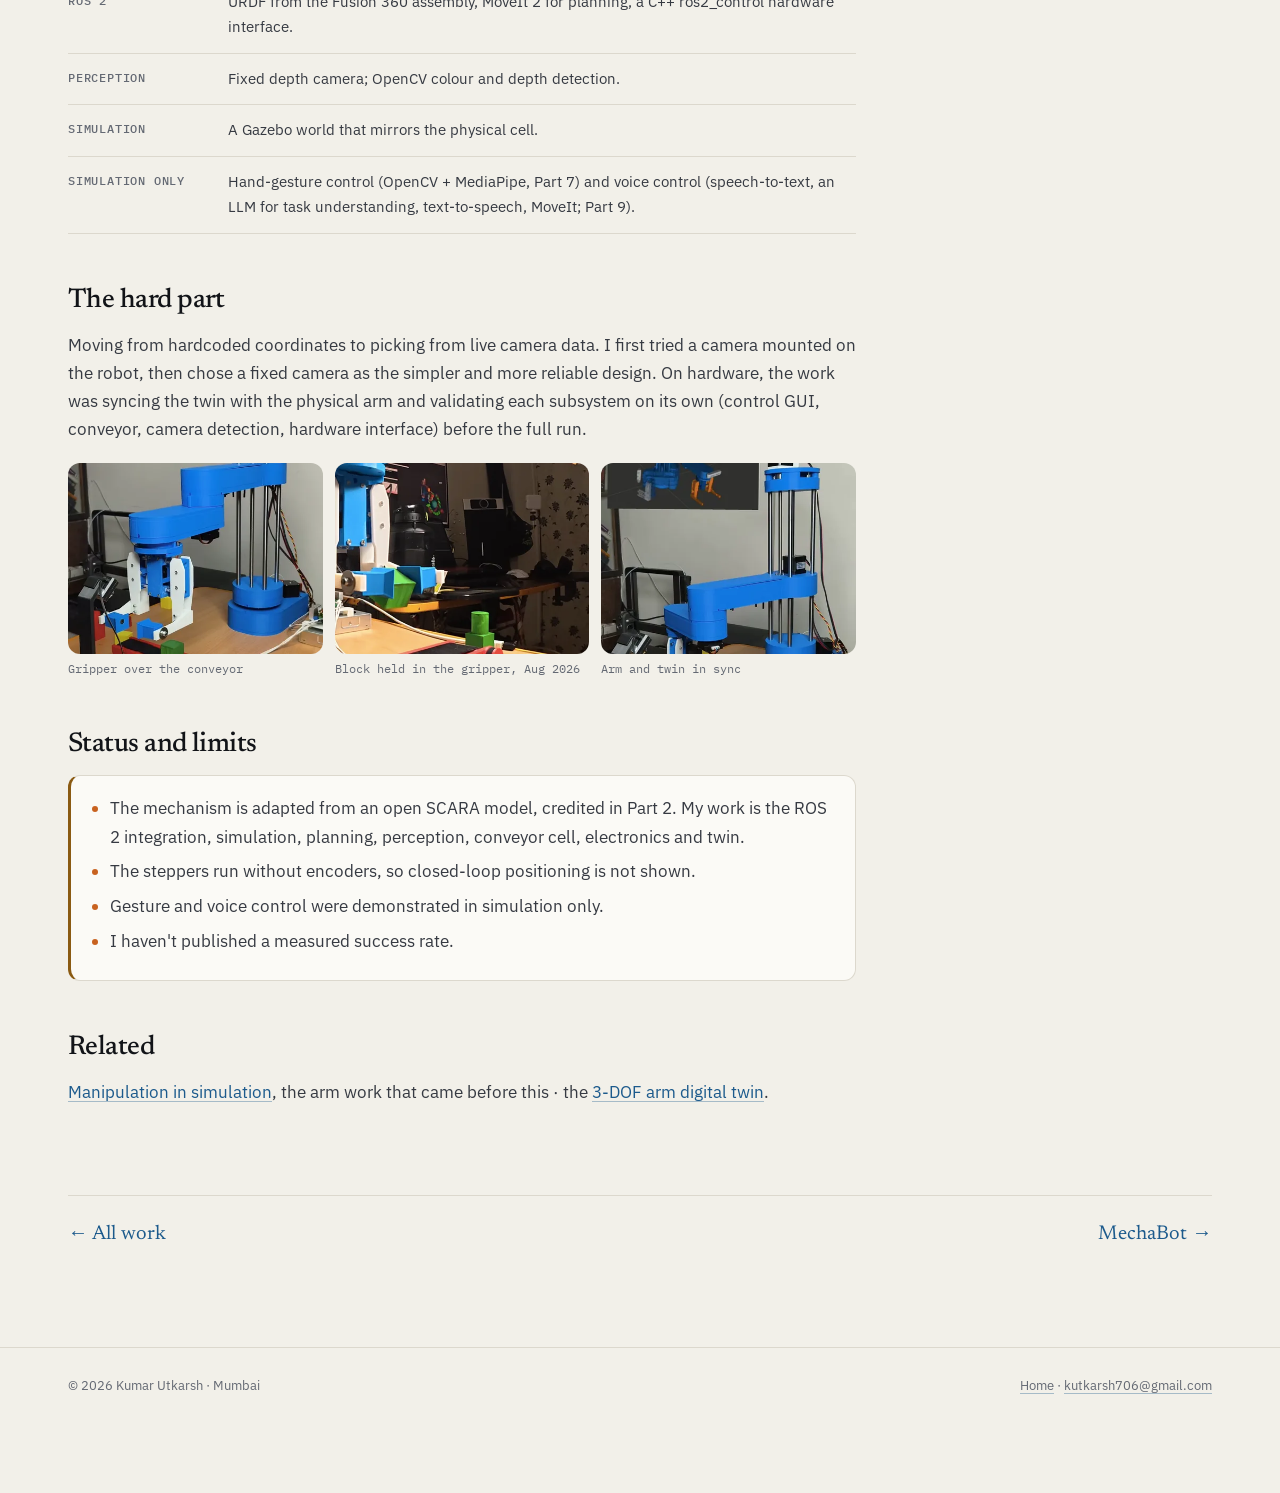
<file: projects/scara/index.html>
<!doctype html>
<html lang="en">
<head>
<meta charset="utf-8">
<meta name="viewport" content="width=device-width, initial-scale=1">
<title>SCARA conveyor pick-and-place · Kumar Utkarsh</title>
<meta name="description" content="A 4-DOF SCARA arm with a camera, a conveyor and a Gazebo digital twin, built on ROS 2 and documented in 25 public parts.">
<link rel="canonical" href="https://curious-utkarsh.github.io/projects/scara/">
<meta name="theme-color" content="#f4f2ec" media="(prefers-color-scheme: light)">
<meta name="theme-color" content="#0f1114" media="(prefers-color-scheme: dark)">
<meta property="og:type" content="article">
<meta property="og:title" content="SCARA conveyor pick-and-place · Kumar Utkarsh">
<meta property="og:description" content="A 4-DOF SCARA arm with a camera, a conveyor and a Gazebo digital twin, built on ROS 2 and documented in 25 public parts.">
<meta property="og:url" content="https://curious-utkarsh.github.io/projects/scara/">
<meta property="og:image" content="https://curious-utkarsh.github.io/assets/img/og.jpg">
<meta name="twitter:card" content="summary_large_image">
<link rel="icon" href="../../favicon.svg" type="image/svg+xml">
<link rel="preload" href="../../assets/fonts/newsreader-latin-wght-normal.woff2" as="font" type="font/woff2" crossorigin>
<link rel="stylesheet" href="../../assets/css/site.css">
<script>try{var t=localStorage.getItem('theme');if(t==='light'||t==='dark')document.documentElement.setAttribute('data-theme',t)}catch(e){}</script>
<script src="../../assets/js/site.js" defer></script>
</head>
<body>
<a class="skip" href="#main">Skip to content</a>
<header class="nav">
  <div class="wrap">
    <a class="brand" href="../../">Kumar Utkarsh<span>Robotics · ROS 2</span></a>
    <ul id="menu">
      <li><a href="../../#story">Story</a></li>
      <li><a href="../../#work">Work</a></li>
      <li><a href="../../#research">Research</a></li>
      <li><a href="../../#teaching">Teaching</a></li>
      <li><a href="../../#learners">Learners</a></li>
      <li><a href="../../#voices">Voices</a></li>
      <li><a href="../../#contact">Contact</a></li>
    </ul>
    <div class="nav-tools">
      <button class="icon-btn" type="button" data-theme-toggle aria-label="Switch theme"><svg viewBox="0 0 24 24" fill="none" stroke="currentColor" stroke-width="1.7" stroke-linecap="round" aria-hidden="true"><path d="M21 12.8A9 9 0 1 1 11.2 3a7 7 0 0 0 9.8 9.8z"/></svg></button>
      <button class="icon-btn menu-btn" type="button" data-menu aria-controls="menu" aria-expanded="false" aria-label="Menu"><svg viewBox="0 0 24 24" fill="none" stroke="currentColor" stroke-width="1.7" stroke-linecap="round" aria-hidden="true"><path d="M4 7h16M4 12h16M4 17h16"/></svg></button>
    </div>
  </div>
</header>
<main id="main">
<div class="wrap">
  <nav class="crumbs" aria-label="Breadcrumb"><a href="../../">Home</a> / <a href="../../#work">Work</a> / SCARA</nav>
  <header class="case-head">
    <h1>SCARA conveyor pick-and-place</h1>
    <div class="meta"><span class="status st-twin">Hardware + digital twin</span><span class="dates">Jun – Aug 2026</span><span class="dates">· Solo project</span></div>
    <p class="lede">I started from an open SCARA design and built everything else around it: the URDF from CAD, MoveIt 2 planning, a ros2_control hardware interface, a depth-camera pipeline in OpenCV, a conveyor, and a digital twin that runs next to the real arm. The final demo picks only the colour you ask for.</p>
  </header>
  <div class="case-grid">
    <article class="case">
      <button class="facade v" type="button" data-facade="4r_umrhB5zc" aria-label="Play video: SCARA final autonomous demo"><img src="../../assets/img/scara-twin-720.webp" width="720" height="900" alt="" loading="lazy" decoding="async"><span class="pb"><svg viewBox="0 0 24 24" fill="currentColor" aria-hidden="true"><path d="M7 4.5v15l13-7.5z"/></svg></span><span class="cap">Part 25: final autonomous demo · on YouTube · MechaMind Labs</span></button>
      <h2>What it does</h2>
      <ul>
        <li>A 4-DOF SCARA arm watches a conveyor of randomly coloured boxes.</li>
        <li>A fixed depth camera with OpenCV finds boxes by colour and depth.</li>
        <li>The arm picks only the selected colour and places it, ignoring everything else.</li>
        <li>A Gazebo digital twin runs alongside the physical arm.</li>
        <li>A manual control GUI and conveyor control run through ROS 2.</li>
      </ul>
      <h2>How it is built</h2>
      <dl class="stack">
        <dt>Mechanical</dt><dd>An open SCARA design, adapted and 3D-printed; stepper motors and lead screws.</dd>
        <dt>Firmware</dt><dd>Arduino with a CNC shield driving the steppers.</dd>
        <dt>ROS 2</dt><dd>URDF from the Fusion 360 assembly, MoveIt 2 for planning, a C++ ros2_control hardware interface.</dd>
        <dt>Perception</dt><dd>Fixed depth camera; OpenCV colour and depth detection.</dd>
        <dt>Simulation</dt><dd>A Gazebo world that mirrors the physical cell.</dd>
        <dt>Simulation only</dt><dd>Hand-gesture control (OpenCV + MediaPipe, Part 7) and voice control (speech-to-text, an LLM for task understanding, text-to-speech, MoveIt; Part 9).</dd>
      </dl>
      <h2>The hard part</h2>
      <p>Moving from hardcoded coordinates to picking from live camera data. I first tried a camera mounted on the robot, then chose a fixed camera as the simpler and more reliable design. On hardware, the work was syncing the twin with the physical arm and validating each subsystem on its own (control GUI, conveyor, camera detection, hardware interface) before the full run.</p>
      <div class="media-row">
        <figure><div class="ph"><img src="../../assets/img/scara-card-480.webp" width="480" height="360" loading="lazy" alt="Gripper above the conveyor"></div><figcaption>Gripper over the conveyor</figcaption></figure>
        <figure><div class="ph"><img src="../../assets/img/scara-grip-480.webp" width="480" height="360" loading="lazy" alt="The SCARA gripper holding a green block above the conveyor"></div><figcaption>Block held in the gripper, Aug 2026</figcaption></figure>
        <figure><div class="ph"><img src="../../assets/img/scara-twin-480.webp" width="480" height="600" loading="lazy" alt="SCARA arm with its digital twin shown in an inset"></div><figcaption>Arm and twin in sync</figcaption></figure>
      </div>
      <h2>Status and limits</h2>
      <div class="limits"><ul>
        <li>The mechanism is adapted from an open SCARA model, credited in Part 2. My work is the ROS 2 integration, simulation, planning, perception, conveyor cell, electronics and twin.</li>
        <li>The steppers run without encoders, so closed-loop positioning is not shown.</li>
        <li>Gesture and voice control were demonstrated in simulation only.</li>
        <li>I haven't published a measured success rate.</li>
      </ul></div>
      <h2>Related</h2>
      <p><a href="../../projects/manipulation/">Manipulation in simulation</a>, the arm work that came before this · the <a href="https://youtu.be/pVwVlfxJDlI" target="_blank" rel="noopener">3-DOF arm digital twin</a>.</p>
    </article>
    <aside><dl><dt>Status</dt><dd>Hardware + digital twin</dd><dt>Dates</dt><dd>Part 1 posted 25 Jun 2026 · Part 25 on 20 Aug 2026</dd><dt>Code</dt><dd><a class="chip" href="https://github.com/Curious-Utkarsh/scara-pick-and-place" target="_blank" rel="noopener">scara-pick-and-place</a></dd><dt>Build log</dt><dd><a class="chip" href="https://www.youtube.com/playlist?list=PLFVs4BXGHW84" target="_blank" rel="noopener">YouTube, 25 parts</a> <a class="chip" href="https://www.linkedin.com/feed/update/urn:li:activity:7475813895127916544/" target="_blank" rel="noopener">Part 1</a> <a class="chip" href="https://www.linkedin.com/feed/update/urn:li:activity:7496081661785411584/" target="_blank" rel="noopener">Part 25</a></dd><dt>Stack</dt><dd>ROS 2 · MoveIt 2 · ros2_control · Gazebo · OpenCV · Fusion 360 · Arduino</dd></dl></aside>
  </div>
  <div class="next-proj"><a href="../../#work">← All work</a><a href="../../projects/mechabot/">MechaBot →</a></div>
</div>
</main>
<footer class="site">
  <div class="wrap">
    <span>© 2026 Kumar Utkarsh · Mumbai</span>
    <span><a href="../../">Home</a> · <a href="mailto:kutkarsh706@gmail.com">kutkarsh706@gmail.com</a></span>
  </div>
</footer>
</body>
</html>
</file>
<file: assets/css/site.css>
/* Kumar Utkarsh · portfolio · hand-written, no framework · v2 (motion + media) */

@font-face{font-family:"Newsreader";font-style:normal;font-weight:200 800;font-display:optional;src:url(../fonts/newsreader-latin-wght-normal.woff2) format("woff2")}
@font-face{font-family:"Newsreader";font-style:italic;font-weight:200 800;font-display:optional;src:url(../fonts/newsreader-latin-wght-italic.woff2) format("woff2")}
@font-face{font-family:"Plex Sans";font-style:normal;font-weight:400;font-display:optional;src:url(../fonts/ibm-plex-sans-latin-400-normal.woff2) format("woff2")}
@font-face{font-family:"Plex Sans";font-style:italic;font-weight:400;font-display:optional;src:url(../fonts/ibm-plex-sans-latin-400-italic.woff2) format("woff2")}
@font-face{font-family:"Plex Sans";font-style:normal;font-weight:500;font-display:optional;src:url(../fonts/ibm-plex-sans-latin-500-normal.woff2) format("woff2")}
@font-face{font-family:"Plex Sans";font-style:normal;font-weight:600;font-display:optional;src:url(../fonts/ibm-plex-sans-latin-600-normal.woff2) format("woff2")}
@font-face{font-family:"Plex Mono";font-style:normal;font-weight:400;font-display:optional;src:url(../fonts/ibm-plex-mono-latin-400-normal.woff2) format("woff2")}
@font-face{font-family:"Plex Mono";font-style:normal;font-weight:500;font-display:optional;src:url(../fonts/ibm-plex-mono-latin-500-normal.woff2) format("woff2")}

:root{
  --bg:#f2f0e9; --surface:#fbfaf6; --sunk:#e9e6dd; --raise:#ffffff;
  --ink:#121418; --ink-2:#363a42; --muted:#646973; --faint:#8b8f98;
  --line:#dcd8cd; --line-2:#c9c4b6;
  --accent:#1c5a8c; --accent-2:#133f63; --accent-soft:#e1ebf3;
  --signal:#c8621f; --signal-soft:rgba(200,98,31,.12);
  --glow-a:rgba(46,120,190,.16); --glow-b:rgba(200,98,31,.10);
  --grid:rgba(18,20,24,.045);
  --hw:#2f6b45; --hw-bg:#e3efe6; --twin:#22686a; --twin-bg:#ddeeed; --sim:#2d5a8c; --sim-bg:#e2eaf4; --wip:#8a5a12; --wip-bg:#f4ead8;
  --serif:"Newsreader",Georgia,"Times New Roman",serif;
  --sans:"Plex Sans",system-ui,-apple-system,"Segoe UI",Roboto,sans-serif;
  --mono:"Plex Mono",ui-monospace,SFMono-Regular,Menlo,Consolas,monospace;
  --r:12px; --r-lg:18px;
  --wrap:1200px; --gutter:28px;
  --ease:cubic-bezier(.2,.75,.2,1); --ease-out:cubic-bezier(.16,1,.3,1);
  --shadow:0 1px 0 rgba(20,22,26,.03),0 10px 30px -18px rgba(20,22,26,.25);
  --shadow-lg:0 2px 0 rgba(20,22,26,.02),0 30px 60px -30px rgba(20,22,26,.35);
  --spot:rgba(28,90,140,.09);
  color-scheme:light;
}
@media (prefers-color-scheme:dark){:root:not([data-theme="light"]){
  --bg:#0b0d10; --surface:#12151a; --sunk:#181c22; --raise:#161a20;
  --ink:#eeede8; --ink-2:#c8c7c1; --muted:#99a0aa; --faint:#767c86;
  --line:#22272e; --line-2:#2f353e;
  --accent:#8ec5ff; --accent-2:#bcdcff; --accent-soft:#15212d;
  --signal:#f0a35e; --signal-soft:rgba(240,163,94,.12);
  --glow-a:rgba(80,150,230,.16); --glow-b:rgba(240,163,94,.08);
  --grid:rgba(255,255,255,.035);
  --hw:#8fcaa1; --hw-bg:#17251c; --twin:#86cdca; --twin-bg:#132423; --sim:#9ec0e6; --sim-bg:#16202c; --wip:#e2b56b; --wip-bg:#2a2214;
  --shadow:0 1px 0 rgba(0,0,0,.25),0 14px 34px -18px rgba(0,0,0,.8);
  --shadow-lg:0 2px 0 rgba(0,0,0,.2),0 40px 80px -30px rgba(0,0,0,.9);
  --spot:rgba(142,197,255,.08);
  color-scheme:dark;
}}
:root[data-theme="dark"]{
  --bg:#0b0d10; --surface:#12151a; --sunk:#181c22; --raise:#161a20;
  --ink:#eeede8; --ink-2:#c8c7c1; --muted:#99a0aa; --faint:#767c86;
  --line:#22272e; --line-2:#2f353e;
  --accent:#8ec5ff; --accent-2:#bcdcff; --accent-soft:#15212d;
  --signal:#f0a35e; --signal-soft:rgba(240,163,94,.12);
  --glow-a:rgba(80,150,230,.16); --glow-b:rgba(240,163,94,.08);
  --grid:rgba(255,255,255,.035);
  --hw:#8fcaa1; --hw-bg:#17251c; --twin:#86cdca; --twin-bg:#132423; --sim:#9ec0e6; --sim-bg:#16202c; --wip:#e2b56b; --wip-bg:#2a2214;
  --shadow:0 1px 0 rgba(0,0,0,.25),0 14px 34px -18px rgba(0,0,0,.8);
  --shadow-lg:0 2px 0 rgba(0,0,0,.2),0 40px 80px -30px rgba(0,0,0,.9);
  --spot:rgba(142,197,255,.08);
  color-scheme:dark;
}

*,*::before,*::after{box-sizing:border-box}
html{-webkit-text-size-adjust:100%;scroll-behavior:smooth;scroll-padding-top:84px}
@media (prefers-reduced-motion:reduce){html{scroll-behavior:auto}}
body{margin:0;background:var(--bg);color:var(--ink);font:400 17px/1.65 var(--sans);text-rendering:optimizeLegibility;-webkit-font-smoothing:antialiased;overflow-x:hidden}
/* blueprint grid, fading out from the top */
body::before{content:"";position:fixed;inset:0;z-index:-1;pointer-events:none;
  background-image:linear-gradient(var(--grid) 1px,transparent 1px),linear-gradient(90deg,var(--grid) 1px,transparent 1px);
  background-size:56px 56px;background-position:center top;
  -webkit-mask-image:radial-gradient(ellipse 90% 70% at 50% 0%,#000 30%,transparent 80%);mask-image:radial-gradient(ellipse 90% 70% at 50% 0%,#000 30%,transparent 80%)}
img,video{max-width:100%;height:auto;display:block}
::selection{background:color-mix(in srgb,var(--accent) 28%,transparent)}
a{color:var(--accent);text-decoration-thickness:1px;text-underline-offset:3px;text-decoration-color:color-mix(in srgb,var(--accent) 35%,transparent);transition:color .2s}
a:hover{color:var(--accent-2);text-decoration-color:currentColor}
:focus-visible{outline:2px solid var(--accent);outline-offset:3px;border-radius:6px}
p{margin:0 0 1em}
h1,h2,h3,h4{font-family:var(--serif);font-weight:500;letter-spacing:-.012em;color:var(--ink);margin:0}
h1{font-size:clamp(2.5rem,5.6vw,4.6rem);line-height:1.02;letter-spacing:-.03em}
h2{font-size:clamp(1.9rem,3.4vw,2.75rem);line-height:1.08;letter-spacing:-.02em}
h3{font-size:1.32rem;line-height:1.25}
h4{font-size:1.08rem;line-height:1.3}
small,.small{font-size:.86rem}
.mono{font-family:var(--mono)}
.muted{color:var(--muted)}
.sr-only{position:absolute;width:1px;height:1px;padding:0;margin:-1px;overflow:hidden;clip:rect(0,0,0,0);white-space:nowrap;border:0}
.skip{position:absolute;left:12px;top:-60px;background:var(--ink);color:var(--bg);padding:10px 14px;border-radius:8px;z-index:100;text-decoration:none}
.skip:focus{top:12px}

.wrap{max-width:var(--wrap);margin:0 auto;padding:0 var(--gutter)}
@media (max-width:640px){:root{--gutter:16px}body{font-size:16.5px}}

/* ---------- nav ---------- */
.nav{position:sticky;top:0;z-index:50;background:color-mix(in srgb,var(--bg) 78%,transparent);backdrop-filter:saturate(1.5) blur(14px);-webkit-backdrop-filter:saturate(1.5) blur(14px);border-bottom:1px solid transparent;transition:border-color .3s,background .3s}
.nav.scrolled{border-bottom-color:var(--line)}
.nav .progress{position:absolute;left:0;right:0;bottom:-1px;height:2px;pointer-events:none}
.nav .progress i{display:block;height:100%;width:100%;transform-origin:0 50%;transform:scaleX(var(--p,0));background:linear-gradient(90deg,var(--accent),var(--signal))}
.nav .wrap{display:flex;align-items:center;gap:20px;height:64px}
.brand{font-family:var(--serif);font-size:1.2rem;font-weight:500;color:var(--ink);text-decoration:none;white-space:nowrap;letter-spacing:-.01em;display:flex;align-items:center}
.brand::before{content:"";width:8px;height:8px;border-radius:50%;background:var(--signal);margin-right:10px;box-shadow:0 0 0 0 var(--signal-soft);animation:beacon 2.8s var(--ease) infinite}
.brand span{color:var(--muted);font-family:var(--mono);font-size:.7rem;letter-spacing:.08em;margin-left:12px;text-transform:uppercase}
.nav ul{list-style:none;margin:0 0 0 auto;padding:4px;display:flex;gap:2px;border:1px solid var(--line);border-radius:999px;background:color-mix(in srgb,var(--surface) 70%,transparent)}
.nav ul a{position:relative;display:block;padding:6px 13px;border-radius:999px;font-size:.88rem;color:var(--ink-2);text-decoration:none;transition:color .2s,background .25s}
.nav ul a:hover{background:var(--sunk);color:var(--ink)}
.nav ul a.active{color:var(--bg);background:var(--ink)}
.nav-tools{display:flex;align-items:center;gap:8px}
.icon-btn{width:38px;height:38px;border-radius:50%;border:1px solid var(--line);background:var(--surface);color:var(--ink-2);display:inline-grid;place-items:center;cursor:pointer;padding:0;transition:border-color .2s,color .2s,transform .4s var(--ease)}
.icon-btn:hover{border-color:var(--line-2);color:var(--ink)}
[data-theme-toggle]:hover{transform:rotate(-20deg)}
.icon-btn svg{width:18px;height:18px}
.menu-btn{display:none}
@media (max-width:1060px){
  .nav ul{display:none;position:absolute;left:0;right:0;top:64px;flex-direction:column;background:var(--bg);border:0;border-bottom:1px solid var(--line);border-radius:0;padding:8px var(--gutter) 16px;gap:0}
  .nav.open ul{display:flex;animation:drop .35s var(--ease-out)}
  .nav ul a{padding:12px 6px;font-size:1rem;border-radius:0;border-bottom:1px solid var(--line)}
  .nav ul a.active{background:transparent;color:var(--ink)}
  .menu-btn{display:inline-grid}
  .nav-tools{margin-left:auto}
  .brand span{display:none}
}

/* ---------- buttons, chips ---------- */
.btn{position:relative;display:inline-flex;align-items:center;gap:8px;height:46px;padding:0 20px;border-radius:999px;font:500 .95rem/1 var(--sans);text-decoration:none;border:1px solid var(--line-2);color:var(--ink);background:var(--surface);overflow:hidden;transition:border-color .2s,transform .35s var(--ease),box-shadow .35s var(--ease)}
.btn:hover{border-color:var(--ink-2);color:var(--ink);transform:translateY(-2px);box-shadow:var(--shadow)}
.btn.primary{background:var(--ink);border-color:var(--ink);color:var(--bg)}
.btn.primary::after{content:"";position:absolute;inset:0;background:linear-gradient(110deg,transparent 30%,rgba(255,255,255,.22) 50%,transparent 70%);transform:translateX(-120%);transition:transform .8s var(--ease)}
.btn.primary:hover{color:var(--bg)}
.btn.primary:hover::after{transform:translateX(120%)}
.btn svg{width:16px;height:16px}
.btns{display:flex;flex-wrap:wrap;gap:10px}
.chips{display:flex;flex-wrap:wrap;gap:8px;margin-top:14px}
.chip{font:500 .76rem/1.4 var(--mono);letter-spacing:.01em;color:var(--accent);text-decoration:none;display:inline-flex;align-items:center;gap:6px;white-space:nowrap;padding:5px 11px;border:1px solid color-mix(in srgb,var(--accent) 26%,var(--line));border-radius:999px;background:color-mix(in srgb,var(--accent-soft) 55%,transparent);transition:background .2s,border-color .2s,color .2s,transform .3s var(--ease)}
a.chip:hover{text-decoration:none;background:var(--accent);border-color:var(--accent);color:var(--bg);transform:translateY(-1px)}
.chip::after{content:"↗";font-size:.8em;opacity:.75;transition:transform .3s var(--ease)}
a.chip:hover::after{transform:translate(2px,-2px)}
.chip.int::after{content:"→"}
a.chip.int:hover::after{transform:translateX(3px)}
span.chip{color:var(--muted);border-color:var(--line);background:transparent}
span.chip::after{content:none}
.label{font:500 .7rem/1.3 var(--mono);letter-spacing:.1em;text-transform:uppercase;color:var(--muted)}
.status{display:inline-flex;align-items:center;gap:7px;font:500 .72rem/1 var(--mono);letter-spacing:.02em;padding:6px 10px 6px 8px;border-radius:999px;white-space:nowrap}
.status::before{content:"";width:7px;height:7px;border-radius:50%;background:currentColor;box-shadow:0 0 0 3px color-mix(in srgb,currentColor 18%,transparent)}
.st-hw{color:var(--hw);background:var(--hw-bg)}
.st-twin{color:var(--twin);background:var(--twin-bg)}
.st-sim{color:var(--sim);background:var(--sim-bg)}
.st-wip{color:var(--wip);background:var(--wip-bg)}
.st-none{color:var(--muted);background:var(--sunk)}
.dates{font:400 .78rem/1.4 var(--mono);color:var(--muted)}

/* spotlight that follows the pointer on cards (set by JS as --mx/--my) */
.spot{position:relative;isolation:isolate}
.spot::before{content:"";position:absolute;inset:0;border-radius:inherit;pointer-events:none;z-index:-1;opacity:0;transition:opacity .35s;
  background:radial-gradient(420px circle at var(--mx,50%) var(--my,50%),var(--spot),transparent 60%)}
.spot:hover::before{opacity:1}

/* ---------- hero ---------- */
.hero{position:relative;padding:88px 0 72px;overflow:hidden}
.hero-bg{position:absolute;inset:0;pointer-events:none;z-index:-1}
.hero-bg i{position:absolute;border-radius:50%;filter:blur(70px)}
.hero-bg .g1{width:560px;height:560px;right:-120px;top:-160px;background:var(--glow-a);animation:drift 18s ease-in-out infinite alternate}
.hero-bg .g2{width:420px;height:420px;left:-140px;bottom:-200px;background:var(--glow-b);animation:drift 22s ease-in-out infinite alternate-reverse}
.hero .wrap{display:grid;grid-template-columns:minmax(0,1.08fr) minmax(0,.92fr);gap:64px;align-items:center}
.hero .eyebrow{display:flex;flex-wrap:wrap;gap:8px;margin-bottom:28px}
.hero .eyebrow span{font:500 .72rem/1 var(--mono);letter-spacing:.08em;text-transform:uppercase;color:var(--ink-2);padding:8px 11px;border:1px solid var(--line);border-radius:999px;background:color-mix(in srgb,var(--surface) 75%,transparent)}
.hero .eyebrow span:first-child{color:var(--bg);background:var(--ink);border-color:var(--ink)}
.hero h1 em{font-style:italic;color:var(--ink-2)}
.hero h1 .w{display:inline-block;white-space:pre}
.js .hero h1 .w{opacity:0;transform:translateY(.45em) rotate(2deg);filter:blur(6px);transition:opacity .9s var(--ease-out),transform .9s var(--ease-out),filter .9s var(--ease-out);transition-delay:calc(var(--i) * 55ms + 80ms)}
.js .hero.ready h1 .w{opacity:1;transform:none;filter:none}
.hero .lede{font-size:1.15rem;line-height:1.62;color:var(--ink-2);max-width:36em;margin:28px 0 32px}
.hero .lede strong{font-weight:500;color:var(--ink);background:linear-gradient(transparent 62%,var(--signal-soft) 62%)}
.js .hero .eyebrow,.js .hero .lede,.js .hero .btns{opacity:0;transform:translateY(14px);transition:opacity .9s var(--ease-out),transform .9s var(--ease-out)}
.js .hero .lede{transition-delay:.55s}.js .hero .btns{transition-delay:.7s}
.js .hero.ready .eyebrow,.js .hero.ready .lede,.js .hero.ready .btns{opacity:1;transform:none}

.hero-media{position:relative;display:grid;grid-template-columns:1.25fr 1fr;gap:16px;align-items:end;perspective:1200px}
.hero-media figure{margin:0;position:relative;z-index:2;transition:transform .9s var(--ease-out)}
.hero-media .ph{position:relative;border-radius:var(--r-lg);overflow:hidden;background:var(--sunk);box-shadow:var(--shadow-lg);transform:translate3d(var(--tx,0),var(--ty,0),0) rotateX(var(--rx,0)) rotateY(var(--ry,0));transition:transform .6s var(--ease-out)}
.hero-media .ph::after{content:"";position:absolute;inset:0;background:linear-gradient(180deg,transparent 55%,rgba(0,0,0,.18));pointer-events:none}
.hero-media .ph img{width:100%;height:100%;object-fit:cover}
.hero-media .a .ph{aspect-ratio:4/5}
.hero-media .a .ph::before{content:"";position:absolute;left:0;right:0;top:-30%;height:30%;z-index:1;pointer-events:none;background:linear-gradient(180deg,transparent,color-mix(in srgb,var(--accent) 22%,transparent),transparent);animation:scan 5.5s var(--ease) infinite 1.2s}
.hero-media .b{margin-bottom:60px}
.hero-media .b .ph{aspect-ratio:1/1}
.hero-media figcaption{font:400 .72rem/1.45 var(--mono);color:var(--muted);margin-top:12px;padding-left:10px;border-left:2px solid var(--signal)}
.hero-media figcaption b{font-weight:500;color:var(--ink-2)}
.hero-media .float{position:absolute;z-index:1;border-radius:14px;overflow:hidden;box-shadow:var(--shadow-lg);opacity:.9}
.hero-media .float img{width:100%;height:100%;object-fit:cover}
.hero-media .f1{width:30%;aspect-ratio:4/3;right:-5%;top:-14%;animation:bob 9s ease-in-out infinite;filter:saturate(.9)}
.hero-media .f2{width:27%;aspect-ratio:4/3;left:-9%;top:4%;animation:bob 11s ease-in-out infinite -4s;filter:saturate(.9)}
.js .hero-media figure,.js .hero-media .float{opacity:0;transform:translateY(28px) scale(.97)}
.js .hero.ready .hero-media figure{opacity:1;transform:none;transition:opacity 1.1s var(--ease-out),transform 1.1s var(--ease-out)}
.js .hero.ready .hero-media .b{transition-delay:.18s}
.js .hero.ready .hero-media .float{opacity:.9;transform:none;transition:opacity 1.4s var(--ease-out) .5s,transform 1.4s var(--ease-out) .5s}
@media (max-width:900px){.hero{padding:48px 0 56px}.hero .wrap{grid-template-columns:1fr;gap:56px}.hero-media .b{margin-bottom:28px}.hero-media .f1{right:-2%;top:-8%;width:34%}.hero-media .f2{display:none}}

/* ---------- glance strip ---------- */
.glance{position:relative;border-top:1px solid var(--line);border-bottom:1px solid var(--line);background:color-mix(in srgb,var(--surface) 82%,transparent);backdrop-filter:blur(6px)}
.glance .wrap{display:grid;grid-template-columns:repeat(4,1fr)}
.glance .cell{position:relative;padding:24px 22px 24px 0;border-right:1px solid var(--line);transition:background .3s}
.glance .cell+.cell{padding-left:22px}
.glance .cell:last-child{border-right:0}
.glance .cell::after{content:"";position:absolute;left:0;right:0;top:-1px;height:2px;background:linear-gradient(90deg,var(--accent),var(--signal));transform:scaleX(0);transform-origin:0 50%;transition:transform .6s var(--ease-out)}
.glance .cell+.cell::after{left:22px}
.glance .cell:hover::after{transform:scaleX(1)}
.glance .v{font-family:var(--serif);font-size:1.18rem;line-height:1.3;margin-top:8px;color:var(--ink)}
.glance .s{font-size:.86rem;color:var(--muted);margin-top:4px;line-height:1.45}
.js .glance .cell{opacity:0;transform:translateY(12px);transition:opacity .8s var(--ease-out),transform .8s var(--ease-out)}
.js .glance.in .cell{opacity:1;transform:none}
.js .glance.in .cell:nth-child(2){transition-delay:.08s}.js .glance.in .cell:nth-child(3){transition-delay:.16s}.js .glance.in .cell:nth-child(4){transition-delay:.24s}
@media (max-width:900px){.glance .wrap{grid-template-columns:1fr 1fr}.glance .cell:nth-child(2){border-right:0}.glance .cell:nth-child(3){padding-left:0;border-top:1px solid var(--line)}.glance .cell:nth-child(3)::after{left:0}.glance .cell:nth-child(4){border-top:1px solid var(--line)}}
@media (max-width:520px){.glance .wrap{grid-template-columns:1fr}.glance .cell,.glance .cell+.cell{padding:18px 0;border-right:0;border-top:1px solid var(--line)}.glance .cell:first-child{border-top:0}.glance .cell+.cell::after{left:0}}

/* ---------- sections ---------- */
.section{position:relative;padding:120px 0 0}
.section:last-of-type{padding-bottom:40px}
.sec-head{position:relative;display:grid;grid-template-columns:200px minmax(0,1fr);gap:40px;margin-bottom:48px}
.sec-head::after{content:attr(data-n);position:absolute;right:0;top:-.42em;font:300 clamp(5rem,13vw,10.5rem)/1 var(--serif);letter-spacing:-.05em;color:transparent;-webkit-text-stroke:1px var(--line-2);pointer-events:none;z-index:-1;transform:translateY(var(--py,0));opacity:.9}
.sec-head .num{font:500 .74rem/1.6 var(--mono);letter-spacing:.1em;text-transform:uppercase;color:var(--muted);padding-top:10px;align-self:start;position:relative}
.sec-head .num::before{content:"";position:absolute;left:0;top:0;height:1px;width:100%;background:var(--ink);transform-origin:0 50%;transform:scaleX(0);transition:transform 1s var(--ease-out) .1s}
.sec-head.in .num::before,.no-io .sec-head .num::before{transform:scaleX(1)}
.sec-head .num b{color:var(--signal);font-weight:500;margin-right:8px}
.sec-head .lead{font-size:1.1rem;color:var(--ink-2);max-width:40em;margin:18px 0 0}
.sec-body{margin-left:240px}
@media (max-width:900px){.section{padding-top:88px}.sec-head{grid-template-columns:1fr;gap:16px;margin-bottom:32px}.sec-head .num{padding-top:8px;width:max-content;padding-right:20px}.sec-body{margin-left:0}.sec-head::after{top:-.2em;font-size:5.5rem}}
.sub{display:flex;align-items:baseline;justify-content:space-between;gap:16px;margin:72px 0 24px;padding-bottom:12px;border-bottom:1px solid var(--line);position:relative}
.sub::after{content:"";position:absolute;left:0;bottom:-1px;height:1px;width:72px;background:var(--signal)}
.sub h3{font-size:1.45rem}
.sub .label{white-space:nowrap}

/* ---------- profile ---------- */
.profile{display:grid;grid-template-columns:300px minmax(0,1fr);gap:52px;align-items:start}
.profile .portrait{margin:0;position:sticky;top:96px}
.profile .portrait .ph{position:relative;border-radius:var(--r-lg);overflow:hidden;aspect-ratio:4/5;background:var(--sunk);box-shadow:var(--shadow-lg)}
.profile .portrait .ph::after{content:"";position:absolute;inset:10px;border:1px solid rgba(255,255,255,.35);border-radius:calc(var(--r-lg) - 6px);pointer-events:none}
.profile .portrait img{width:100%;height:100%;object-fit:cover;transition:transform 1.2s var(--ease-out)}
.profile .portrait:hover img{transform:scale(1.04)}
.profile .portrait figcaption{font:400 .72rem/1.45 var(--mono);color:var(--muted);margin-top:12px}
.facts{margin:0;display:grid;grid-template-columns:150px minmax(0,1fr);border-top:1px solid var(--line)}
.facts dt,.facts dd{padding:16px 0;border-bottom:1px solid var(--line);margin:0;transition:background .25s}
.facts dt{font:500 .72rem/1.9 var(--mono);letter-spacing:.08em;text-transform:uppercase;color:var(--muted)}
.facts dd{color:var(--ink-2);font-size:.98rem}
.facts dd strong{color:var(--ink);font-weight:500}
.facts .aside{display:block;font-size:.86rem;color:var(--muted);margin-top:3px}
.in-short{font-family:var(--serif);font-size:clamp(1.35rem,2.2vw,1.6rem);line-height:1.45;color:var(--ink);margin:0 0 32px;max-width:32em}
@media (max-width:820px){.profile{grid-template-columns:1fr}.profile .portrait{max-width:300px;position:static}.facts{grid-template-columns:1fr}.facts dt{padding-bottom:0;border-bottom:0}.facts dd{padding-top:4px}}

/* ---------- story timeline ---------- */
.story{position:relative;margin:0;padding:0;list-style:none}
.story::before,.story::after{content:"";position:absolute;left:148px;top:8px;bottom:8px;width:2px;border-radius:2px}
.story::before{background:var(--line)}
.story::after{background:linear-gradient(180deg,var(--accent),var(--signal));transform-origin:50% 0;transform:scaleY(var(--sp,0))}
.no-io .story::after{transform:scaleY(1)}
.chapter{position:relative;display:grid;grid-template-columns:132px minmax(0,1fr);gap:46px;padding:0 0 40px}
.chapter::before{content:"";position:absolute;left:143px;top:8px;width:12px;height:12px;border-radius:50%;background:var(--bg);border:2px solid var(--line-2);z-index:1;transition:border-color .5s,background .5s,box-shadow .5s,transform .5s var(--ease-out)}
.chapter.in::before{border-color:var(--accent);transform:scale(1.05)}
.chapter.key::before{background:var(--signal);border-color:var(--signal);box-shadow:0 0 0 6px var(--signal-soft)}
.chapter .when{font:500 .74rem/1.6 var(--mono);color:var(--muted);text-align:right;padding-top:4px;letter-spacing:.03em}
.chapter.key .when{color:var(--signal)}
.chapter>div:last-child{padding:0 0 0;transition:transform .5s var(--ease-out)}
.chapter h3{font-size:1.3rem;margin-bottom:8px}
.chapter p{color:var(--ink-2);max-width:40em;margin-bottom:.5em}
.chapter .chips{margin-top:10px}
.chapter .thumb{float:right;width:190px;margin:4px 0 12px 24px;border-radius:var(--r);overflow:hidden;box-shadow:var(--shadow);transform:rotate(1.5deg);transition:transform .6s var(--ease-out)}
.chapter .thumb:hover{transform:rotate(0) scale(1.03)}
.chapter.key>div:last-child{padding:20px 22px;margin:-12px 0 0 -22px;border:1px solid var(--line);border-radius:var(--r-lg);background:linear-gradient(135deg,var(--signal-soft),transparent 60%),var(--surface)}
.pull{position:relative;margin:12px 0 46px 176px;padding:6px 0 6px 30px;border-left:2px solid var(--signal);font-family:var(--serif);font-size:clamp(1.4rem,2.4vw,1.8rem);line-height:1.38;color:var(--ink);max-width:28em}
.pull::before{content:"“";position:absolute;left:-14px;top:-40px;font:400 6rem/1 var(--serif);color:var(--signal);opacity:.22;pointer-events:none}
.pull cite{display:block;font:400 .74rem/1.6 var(--mono);color:var(--muted);font-style:normal;margin-top:12px;letter-spacing:.04em}
@media (max-width:760px){
  .story::before,.story::after{left:5px}
  .chapter{grid-template-columns:1fr;gap:4px;padding-left:30px}
  .chapter::before{left:0}
  .chapter .when{text-align:left;padding-top:0}
  .chapter .thumb{float:none;width:100%;max-width:320px;margin:4px 0 12px;transform:none}
  .chapter.key>div:last-child{margin:6px 0 0;padding:16px}
  .pull{margin-left:30px;font-size:1.3rem}
}

details.more{margin-top:16px;border:1px solid var(--line);border-radius:var(--r);background:var(--surface);transition:border-color .25s,box-shadow .25s}
details.more:hover{border-color:var(--line-2)}
details.more[open]{box-shadow:var(--shadow)}
details.more>summary{cursor:pointer;list-style:none;padding:14px 18px;font:500 .82rem/1.4 var(--mono);color:var(--ink-2);display:flex;align-items:center;justify-content:space-between;gap:12px}
details.more>summary::-webkit-details-marker{display:none}
details.more>summary::after{content:"+";display:grid;place-items:center;width:26px;height:26px;border-radius:50%;border:1px solid var(--line-2);font-size:1rem;color:var(--muted);transition:transform .35s var(--ease-out),background .25s,color .25s}
details.more[open]>summary::after{transform:rotate(45deg);background:var(--ink);color:var(--bg);border-color:var(--ink)}
details.more>summary:hover{color:var(--ink)}
details.more .inner{padding:4px 18px 18px;border-top:1px solid var(--line);animation:fadeup .45s var(--ease-out)}
.course-list{list-style:none;margin:12px 0 0;padding:0;display:grid;gap:8px}
.course-list li{display:flex;justify-content:space-between;gap:16px;font-size:.93rem;color:var(--ink-2);padding-bottom:8px;border-bottom:1px dashed var(--line)}
.course-list li:last-child{border-bottom:0}
.course-list span{color:var(--muted);font-size:.84rem;white-space:nowrap}
@media (max-width:560px){.course-list li{flex-direction:column;gap:0}.course-list span{white-space:normal}}

/* ---------- project cards ---------- */
.proj-grid{display:grid;grid-template-columns:1fr 1fr;gap:22px;perspective:1600px}
.proj{display:flex;flex-direction:column;background:var(--surface);border:1px solid var(--line);border-radius:var(--r-lg);overflow:hidden;transform-style:preserve-3d;transition:border-color .3s,box-shadow .5s var(--ease-out),transform .5s var(--ease-out)}
.proj.tilt{transform:rotateX(var(--rx,0)) rotateY(var(--ry,0)) translateY(-4px)}
.proj:hover{border-color:var(--line-2);box-shadow:var(--shadow-lg)}
.proj .media{aspect-ratio:16/10;overflow:hidden;background:var(--sunk);position:relative;display:block}
.proj .media::after{content:"";position:absolute;inset:0;background:linear-gradient(180deg,transparent 50%,rgba(0,0,0,.28));opacity:.7;transition:opacity .4s}
.proj .media::before{content:"";position:absolute;inset:0;z-index:1;pointer-events:none;background:radial-gradient(500px circle at var(--mx,50%) var(--my,0%),rgba(255,255,255,.18),transparent 45%);opacity:0;transition:opacity .4s}
.proj:hover .media::before{opacity:1}
.proj .media img{width:100%;height:100%;object-fit:cover;transform:scale(1.02);transition:transform 1.2s var(--ease-out)}
.proj:hover .media img{transform:scale(1.08)}
.proj .body{padding:24px 24px 22px;display:flex;flex-direction:column;flex:1}
.proj .meta{display:flex;flex-wrap:wrap;align-items:center;gap:10px;margin-bottom:14px}
.proj h3{font-size:1.5rem;margin-bottom:8px}
.proj h3 a{color:inherit;text-decoration:none;background:linear-gradient(currentColor,currentColor) 0 100%/0 1px no-repeat;transition:background-size .5s var(--ease-out),color .2s}
.proj h3 a:hover{color:var(--accent);background-size:100% 1px}
.proj p{color:var(--ink-2);font-size:.97rem;margin-bottom:0}
.proj .chips{margin-top:auto;padding-top:18px}
@media (max-width:760px){.proj-grid{grid-template-columns:1fr}}

.rows{border-top:1px solid var(--line)}
.row{position:relative;display:grid;grid-template-columns:minmax(0,1.25fr) minmax(0,2fr) 210px;gap:24px;align-items:baseline;padding:20px 14px 20px 0;border-bottom:1px solid var(--line);transition:padding .45s var(--ease-out),background .35s}
.row::before{content:"";position:absolute;left:0;top:-1px;bottom:-1px;width:2px;background:linear-gradient(180deg,var(--accent),var(--signal));transform:scaleY(0);transform-origin:50% 0;transition:transform .45s var(--ease-out)}
.row:hover{padding-left:18px;background:linear-gradient(90deg,var(--accent-soft),transparent 70%)}
.row:hover::before{transform:scaleY(1)}
.row h4,.row h3.h4{font-size:1.08rem}
.row .meta{display:flex;flex-direction:column;gap:7px;align-items:flex-start;margin-top:8px}
.row p{margin:0;color:var(--ink-2);font-size:.95rem}
.row .chips{margin:0;justify-content:flex-end;flex-wrap:wrap;gap:6px}
@media (max-width:820px){.row{grid-template-columns:1fr;gap:8px}.row:hover{padding-left:14px}.row .chips{justify-content:flex-start;flex-wrap:wrap}.row .meta{flex-direction:row;flex-wrap:wrap;align-items:center}}
.after-links{display:flex;flex-wrap:wrap;gap:10px;margin-top:22px;font-size:.9rem}
.after-links a{text-decoration:none;padding:9px 15px;border:1px solid var(--line-2);border-radius:999px;color:var(--ink-2);background:var(--surface);transition:border-color .2s,color .2s,transform .35s var(--ease-out)}
.after-links a:hover{border-color:var(--ink);color:var(--ink);transform:translateY(-2px)}
.after-links:empty{display:none}

/* ---------- research ---------- */
.split{display:grid;grid-template-columns:minmax(0,1.05fr) minmax(0,.95fr);gap:44px;align-items:start}
.split figure{margin:0}
.split .ph{position:relative;border-radius:var(--r-lg);overflow:hidden;background:var(--sunk);box-shadow:var(--shadow-lg)}
.split .ph img{transition:transform 1.4s var(--ease-out)}
.split figure:hover .ph img{transform:scale(1.05)}
.split .ph::after{content:"";position:absolute;left:0;right:0;top:0;height:2px;background:linear-gradient(90deg,transparent,var(--signal),transparent);opacity:.7;animation:scanline 4.5s linear infinite}
.split figcaption{font:400 .72rem/1.5 var(--mono);color:var(--muted);margin-top:12px}
@media (max-width:860px){.split{grid-template-columns:1fr}}
.prose p{color:var(--ink-2)}
.prose p strong{color:var(--ink);font-weight:500}

/* ---------- teaching ---------- */
.principle{position:relative;font-family:var(--serif);font-size:clamp(1.45rem,2.6vw,2rem);line-height:1.34;color:var(--ink);max-width:28em;margin:0 0 40px;padding-left:28px;border-left:2px solid var(--signal)}
.principle em{font-style:italic;color:var(--ink-2)}
.photo-pair{display:grid;grid-template-columns:1fr 1.55fr;gap:16px;margin:6px 0 0;align-items:start}
.photo-pair figure{margin:0}
.photo-pair .ph{border-radius:var(--r);overflow:hidden;background:var(--sunk);aspect-ratio:4/3;box-shadow:var(--shadow)}
.photo-pair figure+figure .ph{aspect-ratio:1280/640}
.photo-pair .ph img{width:100%;height:100%;object-fit:cover;transition:transform 1.2s var(--ease-out)}
.photo-pair figure:hover .ph img{transform:scale(1.05)}
.photo-pair figcaption{font:400 .72rem/1.5 var(--mono);color:var(--muted);margin-top:9px}
@media (max-width:700px){.photo-pair{grid-template-columns:1fr}}
.table-wrap{overflow-x:auto;border:1px solid var(--line);border-radius:var(--r-lg);background:var(--surface);box-shadow:var(--shadow)}
table.ws{width:100%;border-collapse:collapse;font-size:.93rem;min-width:620px}
table.ws th{font:500 .7rem/1.3 var(--mono);letter-spacing:.08em;text-transform:uppercase;color:var(--muted);text-align:left;padding:14px 18px;border-bottom:1px solid var(--line);background:var(--sunk)}
table.ws td{padding:15px 18px;border-bottom:1px solid var(--line);vertical-align:top;color:var(--ink-2);transition:background .25s}
table.ws tr:hover td{background:var(--accent-soft)}
table.ws tr:last-child td{border-bottom:0}
table.ws td:first-child{font:400 .78rem/1.6 var(--mono);color:var(--muted);white-space:nowrap}
table.ws td .chip{margin:0 6px 6px 0}
.note{font-size:.88rem;color:var(--muted);margin-top:14px}
.amr{display:grid;grid-template-columns:minmax(0,1fr) minmax(0,1fr);gap:40px;align-items:start}
.modules{list-style:none;margin:0;padding:6px 18px;counter-reset:m;border:1px solid var(--line);border-radius:var(--r-lg);background:var(--surface);position:sticky;top:96px}
.modules li{counter-increment:m;display:flex;align-items:baseline;gap:16px;padding:12px 0;border-bottom:1px solid var(--line);font-size:.95rem;color:var(--ink-2);transition:color .25s,transform .4s var(--ease-out)}
.modules li:last-child{border-bottom:0}
.modules li::before{content:counter(m,decimal-leading-zero);font:500 .74rem/1.9 var(--mono);color:var(--signal);min-width:1.6em}
.modules li:hover{color:var(--ink);transform:translateX(6px)}
.js .modules li{opacity:0;transform:translateX(-10px);transition:opacity .6s var(--ease-out),transform .6s var(--ease-out),color .25s}
.js .amr.in .modules li{opacity:1;transform:none}
.js .amr.in .modules li:hover{transform:translateX(6px)}
.amr.in .modules li:nth-child(2){transition-delay:.05s}.amr.in .modules li:nth-child(3){transition-delay:.1s}.amr.in .modules li:nth-child(4){transition-delay:.15s}.amr.in .modules li:nth-child(5){transition-delay:.2s}.amr.in .modules li:nth-child(6){transition-delay:.25s}.amr.in .modules li:nth-child(7){transition-delay:.3s}.amr.in .modules li:nth-child(8){transition-delay:.35s}
@media (max-width:820px){.amr{grid-template-columns:1fr}.modules{position:static}}
.collab{display:grid;grid-template-columns:repeat(3,1fr);gap:16px}
.collab .c{padding:22px;border:1px solid var(--line);border-radius:var(--r-lg);background:var(--surface);transition:border-color .3s,transform .5s var(--ease-out),box-shadow .5s var(--ease-out)}
.collab .c:hover{border-color:var(--line-2);transform:translateY(-4px);box-shadow:var(--shadow)}
.collab h4{font-size:1.1rem;margin:8px 0 8px}
.collab p{font-size:.93rem;color:var(--ink-2);margin:0}
@media (max-width:860px){.collab{grid-template-columns:1fr}}

/* ---------- learners ---------- */
.out-grid{display:grid;grid-template-columns:repeat(3,1fr);gap:16px}
.out{display:flex;flex-direction:column;padding:24px;border:1px solid var(--line);border-radius:var(--r-lg);background:var(--surface);transition:border-color .3s,transform .5s var(--ease-out),box-shadow .5s var(--ease-out)}
.out:hover{border-color:var(--line-2);transform:translateY(-5px);box-shadow:var(--shadow-lg)}
.out .who{font-family:var(--serif);font-size:1.22rem;color:var(--ink);line-height:1.25}
.out .role{font-size:.82rem;color:var(--muted);margin-top:4px;line-height:1.4}
.out .what{font-size:.96rem;color:var(--ink);margin:16px 0 12px;font-weight:500;line-height:1.45}
.out blockquote{margin:0;font-size:.92rem;color:var(--ink-2);line-height:1.58;padding-left:14px;border-left:2px solid var(--signal)}
.out .foot{margin-top:auto;padding-top:18px;display:flex;justify-content:space-between;align-items:center;gap:10px;flex-wrap:wrap}
.out .foot .chips,.out .foot>span:not(.dates){display:flex;gap:6px;flex-wrap:wrap}
.out .foot .dates{font-size:.74rem}
@media (max-width:980px){.out-grid{grid-template-columns:1fr 1fr}}
@media (max-width:640px){.out-grid{grid-template-columns:1fr}}

/* Builder Showcase: video wall with live muted previews */
.showcase{display:grid;grid-template-columns:repeat(3,1fr);gap:18px}
.sc{position:relative;display:flex;flex-direction:column;gap:12px;border-radius:var(--r-lg)}
.sc-media{position:relative;display:block;width:100%;aspect-ratio:4/3;padding:0;border:1px solid var(--line);border-radius:var(--r-lg);overflow:hidden;background:#07080a;cursor:pointer;color:#fff;font:inherit;isolation:isolate;box-shadow:var(--shadow);transition:transform .6s var(--ease-out),box-shadow .6s var(--ease-out),border-color .3s}
.sc-media .sc-blur{position:absolute;inset:-12%;width:124%;height:124%;max-width:none;object-fit:cover;filter:blur(22px) saturate(1.2) brightness(.55);transform:scale(1.05);z-index:0}
.sc-media .sc-poster,.sc-media .sc-prev{position:absolute;inset:0;width:100%;height:100%;object-fit:contain;z-index:1;transition:opacity .6s,transform 1.4s var(--ease-out)}
.sc-media .sc-prev{opacity:0;z-index:2}
.sc-media.playing .sc-prev{opacity:1}
.sc-media::after{content:"";position:absolute;inset:0;z-index:3;background:linear-gradient(180deg,rgba(0,0,0,0) 55%,rgba(0,0,0,.45));pointer-events:none}
.sc-media::before{content:"";position:absolute;left:0;bottom:0;height:2px;z-index:5;width:100%;background:linear-gradient(90deg,var(--accent),var(--signal));transform-origin:0 50%;transform:scaleX(var(--vp,0));opacity:0;transition:opacity .3s}
.sc-media.playing::before{opacity:1}
.sc-play{position:absolute;z-index:4;left:16px;bottom:16px;width:48px;height:48px;border-radius:50%;display:grid;place-items:center;background:rgba(255,255,255,.92);color:#0b0d10;box-shadow:0 10px 30px rgba(0,0,0,.35);transition:transform .5s var(--ease-out),background .3s,color .3s}
.sc-play::before{content:"";position:absolute;inset:-6px;border-radius:50%;border:1px solid rgba(255,255,255,.5);animation:ring 2.6s var(--ease) infinite}
.sc-play svg{width:16px;height:16px;margin-left:3px}
.sc-media:hover{transform:translateY(-6px);box-shadow:var(--shadow-lg);border-color:var(--line-2)}
.sc-media:hover .sc-poster,.sc-media:hover .sc-prev{transform:scale(1.04)}
.sc-media:hover .sc-play{transform:scale(1.12);background:var(--signal);color:#fff}
.sc .n{font-family:var(--serif);font-weight:500;color:var(--ink);font-size:1.16rem;line-height:1.25}
.sc .d{font-size:.85rem;color:var(--muted);line-height:1.45;margin-top:3px}
.sc>div{padding:0 4px}
.showcase{container-type:inline-size}
@media (min-width:981px){.showcase .sc:nth-child(4),.showcase .sc:nth-child(7){grid-column:span 2}.showcase .sc:nth-child(4) .sc-media,.showcase .sc:nth-child(7) .sc-media{aspect-ratio:2.72/1}@supports (height:1cqw){.showcase .sc:nth-child(4) .sc-media,.showcase .sc:nth-child(7) .sc-media{aspect-ratio:auto;height:calc((100cqw - 36px) / 3 * .75)}}}
@media (max-width:980px){.showcase{grid-template-columns:1fr 1fr}}
@media (max-width:600px){.showcase{grid-template-columns:1fr}.sc-media{aspect-ratio:16/11}}
.js .showcase .sc{opacity:0;transform:translateY(26px) scale(.98);transition:opacity .9s var(--ease-out),transform .9s var(--ease-out)}
.js .showcase.in .sc{opacity:1;transform:none}
.showcase.in .sc:nth-child(3n+2){transition-delay:.08s}.showcase.in .sc:nth-child(3n){transition-delay:.16s}

/* the generic round play button (Learners on video) */
.play{flex:0 0 auto;width:44px;height:44px;border-radius:50%;border:1px solid var(--line-2);background:var(--surface);display:grid;place-items:center;cursor:pointer;color:var(--ink);transition:background .25s,color .25s,border-color .25s,transform .45s var(--ease-out);padding:0;position:relative}
.play svg{width:14px;height:14px;margin-left:2px}

/* ---------- voices ---------- */
.reco{position:relative;display:grid;grid-template-columns:minmax(0,1fr) 230px;gap:44px;padding:40px 36px;border:1px solid var(--line);border-radius:var(--r-lg);background:linear-gradient(135deg,var(--accent-soft),transparent 55%),var(--surface);overflow:hidden}
.reco::before{content:"“";position:absolute;right:240px;top:-36px;font:400 14rem/1 var(--serif);color:var(--accent);opacity:.08;pointer-events:none}
.reco blockquote{margin:0;font-family:var(--serif);font-size:clamp(1.3rem,2.3vw,1.7rem);line-height:1.42;color:var(--ink)}
.reco .src{font-size:.9rem;color:var(--ink-2);border-left:1px solid var(--line);padding-left:22px}
.reco .src b{display:block;font-weight:500;color:var(--ink);font-size:1.05rem;margin:8px 0 2px}
@media (max-width:760px){.reco{grid-template-columns:1fr;gap:20px;padding:28px 22px}.reco .src{border-left:0;padding-left:0;border-top:1px solid var(--line);padding-top:16px}.reco::before{right:10px}}
.quotes{columns:3 280px;column-gap:16px}
.q{break-inside:avoid;margin:0 0 16px;padding:22px;border:1px solid var(--line);border-radius:var(--r-lg);background:var(--surface);transition:border-color .3s,transform .5s var(--ease-out),box-shadow .5s var(--ease-out)}
.q:hover{border-color:var(--line-2);transform:translateY(-3px);box-shadow:var(--shadow)}
.q p{font-size:.94rem;color:var(--ink-2);margin:0 0 14px;line-height:1.6}
.q footer{font-size:.84rem;color:var(--muted);line-height:1.4;padding-top:12px;border-top:1px dashed var(--line)}
.q footer b{color:var(--ink);font-weight:500;display:block;font-size:.92rem}
.src-label{font:500 .64rem/1 var(--mono);letter-spacing:.1em;text-transform:uppercase;color:var(--faint);margin-top:9px;display:block}
/* Learners on video: voice-note cards (name, role, quote, waveform); video opens on play */
.vt-grid{display:grid;grid-template-columns:repeat(3,1fr);gap:14px}
.vt{position:relative;display:flex;flex-direction:column;gap:14px;padding:20px 20px 18px;text-align:left;border:1px solid var(--line);border-radius:var(--r-lg);background:linear-gradient(160deg,var(--accent-soft),transparent 55%),var(--surface);cursor:pointer;font:inherit;color:inherit;width:100%;overflow:hidden;transition:border-color .3s,transform .5s var(--ease-out),box-shadow .5s var(--ease-out)}
.vt-top{display:flex;align-items:center;gap:14px}
.vt .play{width:46px;height:46px;flex:0 0 46px;border:0;background:var(--ink);color:var(--bg)}
.vt .play::before{content:"";position:absolute;inset:-5px;border-radius:50%;border:1px solid color-mix(in srgb,var(--ink) 30%,transparent);opacity:0;transition:opacity .3s}
.vt-id{display:flex;flex-direction:column;min-width:0}
.vt .n{font-family:var(--serif);font-weight:500;color:var(--ink);font-size:1.16rem;line-height:1.2;display:block}
.vt-role{font:400 .72rem/1.4 var(--mono);color:var(--muted);margin-top:3px;letter-spacing:.02em}
.vt .d{font-size:.92rem;color:var(--ink-2);display:block;line-height:1.55;flex:1}
.vt-wave{display:flex;align-items:center;gap:3px;height:26px;margin-top:2px}
.vt-wave i{flex:1;max-width:5px;border-radius:2px;background:color-mix(in srgb,var(--accent) 38%,var(--line));height:30%;transform-origin:50% 50%;transition:background .3s}
.vt-wave i:nth-child(4n+1){height:55%}.vt-wave i:nth-child(4n+2){height:85%}.vt-wave i:nth-child(4n+3){height:45%}.vt-wave i:nth-child(7n){height:100%}.vt-wave i:nth-child(5n){height:25%}
.vt:hover{border-color:var(--line-2);transform:translateY(-4px);box-shadow:var(--shadow-lg)}
.vt:hover .play{background:var(--signal);color:#fff;transform:scale(1.08)}
.vt:hover .play::before{opacity:1;animation:ring 2s var(--ease) infinite}
.vt:hover .vt-wave i{background:var(--signal);animation:eq 1.1s ease-in-out infinite}
.vt-wave i:nth-child(3n){animation-delay:-.3s!important}.vt-wave i:nth-child(3n+1){animation-delay:-.6s!important}.vt-wave i:nth-child(5n){animation-delay:-.9s!important}
@keyframes eq{0%,100%{transform:scaleY(.55)}50%{transform:scaleY(1.15)}}
@media (max-width:900px){.vt-grid{grid-template-columns:1fr 1fr}}
@media (max-width:560px){.vt-grid{grid-template-columns:1fr}}

/* Mentions on LinkedIn */
.li-grid{display:grid;grid-template-columns:repeat(3,1fr);gap:14px}
.li{position:relative;display:flex;flex-direction:column;gap:14px;padding:20px;border:1px solid var(--line);border-radius:var(--r-lg);background:var(--surface);text-decoration:none;color:inherit;transition:border-color .3s,transform .5s var(--ease-out),box-shadow .5s var(--ease-out)}
.li-head{display:flex;align-items:center;gap:12px}
.li-av{flex:0 0 40px;width:40px;height:40px;border-radius:50%;display:grid;place-items:center;font:500 .8rem/1 var(--mono);letter-spacing:.02em;color:#fff;background:linear-gradient(135deg,#0a66c2,#2f8fe0)}
.li-head>span:nth-child(2){display:flex;flex-direction:column;min-width:0;flex:1}
.li-head b{font-weight:500;color:var(--ink);font-size:.95rem;line-height:1.3}
.li-on{font:400 .72rem/1.4 var(--mono);color:var(--muted);margin-top:2px}
.li-mark{flex:0 0 auto;width:22px;height:22px;border-radius:5px;display:grid;place-items:center;font:600 .72rem/1 var(--sans);color:#fff;background:#0a66c2;opacity:.85;transition:transform .4s var(--ease-out),opacity .3s}
.li-q{font-family:var(--serif);font-size:1.08rem;line-height:1.45;color:var(--ink)}
.li:hover{border-color:#0a66c2;transform:translateY(-4px);box-shadow:var(--shadow-lg);color:inherit}
.li:hover .li-mark{opacity:1;transform:rotate(-8deg) scale(1.1)}
@media (max-width:900px){.li-grid{grid-template-columns:1fr 1fr}}
@media (max-width:560px){.li-grid{grid-template-columns:1fr}}
.yt-quotes{display:grid;grid-template-columns:repeat(3,1fr);gap:14px}
.yt-quotes .yq{display:grid;grid-template-columns:36px minmax(0,1fr);grid-template-rows:1fr auto;gap:4px 12px;margin:0;padding:18px 18px 16px;border:1px solid var(--line);border-radius:var(--r-lg);background:var(--surface);position:relative;transition:border-color .3s,transform .5s var(--ease-out),box-shadow .5s var(--ease-out)}
.yt-quotes .yq::before{content:"";position:absolute;left:18px;top:-1px;width:36px;height:2px;background:#e0412f;opacity:.85}
.yq-av{grid-row:1 / span 2;width:36px;height:36px;border-radius:50%;display:grid;place-items:center;font:500 .85rem/1 var(--mono);color:#fff;background:linear-gradient(135deg,#e0412f,#f0a35e)}
.yt-quotes .yq p{grid-column:2;margin:0 0 8px;color:var(--ink-2);font-size:.95rem;line-height:1.55}
.yt-quotes .yq>span:last-child{grid-column:2;font:400 .74rem/1.5 var(--mono);color:var(--muted)}
.yt-quotes .yq a{white-space:nowrap}
@media (max-width:900px){.yt-quotes{grid-template-columns:1fr 1fr}}
@media (max-width:560px){.yt-quotes{grid-template-columns:1fr}}
.yt-quotes .yq:hover{border-color:var(--line-2);transform:translateY(-3px);box-shadow:var(--shadow)}

/* ---------- approach ---------- */
.ways{display:grid;grid-template-columns:1fr 1fr;gap:16px}
.way{padding:28px;border:1px solid var(--line);border-radius:var(--r-lg);background:var(--surface);transition:border-color .3s,transform .5s var(--ease-out),box-shadow .5s var(--ease-out)}
.way:hover{border-color:var(--line-2);transform:translateY(-4px);box-shadow:var(--shadow-lg)}
.way .label{display:inline-block;margin-bottom:12px;color:var(--signal)}
.way h3{font-size:1.3rem;margin-bottom:10px}
.way p{color:var(--ink-2);font-size:.96rem;margin:0}
.way p+p{margin-top:.7em}
@media (max-width:760px){.ways{grid-template-columns:1fr}}
.values{display:flex;flex-wrap:wrap;gap:10px;margin-top:26px}
.values span{font:500 .8rem/1 var(--mono);padding:11px 15px;border:1px solid var(--line-2);border-radius:999px;color:var(--ink-2);background:var(--surface);transition:background .25s,color .25s,border-color .25s,transform .45s var(--ease-out)}
.values span:hover{background:var(--ink);color:var(--bg);border-color:var(--ink);transform:translateY(-3px) rotate(-1.5deg)}
.js .values span{opacity:0;transform:translateY(10px)}
.js .values.in span{opacity:1;transform:none;transition:opacity .7s var(--ease-out),transform .7s var(--ease-out),background .25s,color .25s,border-color .25s}
.values.in span:nth-child(2){transition-delay:.06s}.values.in span:nth-child(3){transition-delay:.12s}.values.in span:nth-child(4){transition-delay:.18s}.values.in span:nth-child(5){transition-delay:.24s}
.notes{display:grid;grid-template-columns:1fr 1fr;gap:14px}
.notes a.n{display:block;padding:20px 22px;border:1px solid var(--line);border-radius:var(--r-lg);background:var(--surface);text-decoration:none;color:inherit;transition:border-color .3s,transform .5s var(--ease-out),box-shadow .5s var(--ease-out)}
.notes a.n:hover{border-color:var(--line-2);transform:translateY(-3px);box-shadow:var(--shadow)}
.notes a.n:hover h4{color:var(--accent)}
.notes h4{font-size:1.06rem;margin:6px 0 6px;transition:color .2s}
.notes p{margin:0;font-size:.92rem;color:var(--ink-2)}
@media (max-width:760px){.notes{grid-template-columns:1fr}}

/* ---------- next / elsewhere / contact ---------- */
.next{position:relative;font-family:var(--serif);font-size:clamp(1.35rem,2.4vw,1.75rem);line-height:1.48;color:var(--ink);max-width:32em}
.next p{margin:0 0 .9em}
.next p:last-child{color:var(--ink-2)}
.js .next p{opacity:.18;transition:opacity 1s var(--ease-out)}
.js .next p.lit{opacity:1}
.else{display:grid;grid-template-columns:repeat(4,1fr);gap:12px}
.else a{display:block;padding:20px;border:1px solid var(--line);border-radius:var(--r-lg);background:var(--surface);text-decoration:none;color:var(--ink);transition:border-color .3s,transform .5s var(--ease-out),box-shadow .5s var(--ease-out)}
.else a:hover{border-color:var(--ink-2);transform:translateY(-4px);box-shadow:var(--shadow)}
.else .p{font-weight:500;display:flex;justify-content:space-between;gap:8px}
.else .p::after{content:"↗";color:var(--muted);font-size:.85rem;transition:transform .4s var(--ease-out),color .2s}
.else a:hover .p::after{transform:translate(3px,-3px);color:var(--signal)}
.else a.int .p::after{content:"→"}
.else .r{font-size:.86rem;color:var(--muted);margin-top:8px;line-height:1.45}
@media (max-width:900px){.else{grid-template-columns:1fr 1fr}}
@media (max-width:480px){.else{grid-template-columns:1fr}}
.contact{position:relative;border:1px solid var(--line);border-radius:var(--r-lg);padding:40px 36px;display:grid;grid-template-columns:minmax(0,1fr) auto;gap:32px 40px;align-items:end;background:radial-gradient(600px circle at 0% 0%,var(--glow-a),transparent 60%),radial-gradient(500px circle at 100% 100%,var(--glow-b),transparent 60%),var(--surface);overflow:hidden}
.contact .big{font-family:var(--serif);font-size:clamp(1.5rem,3.3vw,2.6rem);line-height:1.15;color:var(--ink);text-decoration:none;word-break:break-word;background:linear-gradient(var(--signal),var(--signal)) 0 100%/0 2px no-repeat;transition:background-size .6s var(--ease-out),color .2s}
.contact .big:hover{color:var(--ink);background-size:100% 2px}
@media (max-width:760px){.contact{grid-template-columns:1fr;padding:28px 22px}}
footer.site{margin-top:96px;border-top:1px solid var(--line);padding:26px 0 40px;font-size:.84rem;color:var(--muted)}
footer.site .wrap{display:flex;flex-wrap:wrap;justify-content:space-between;gap:12px}
footer.site a{color:var(--muted)}

/* ---------- dialog player ---------- */
dialog.player{border:0;padding:0;background:transparent;max-width:min(94vw,1020px);width:100%;color:var(--ink)}
dialog.player[open]{animation:pop .45s var(--ease-out)}
dialog.player::backdrop{background:rgba(6,7,9,.84);backdrop-filter:blur(6px)}
.player .box{background:var(--surface);border-radius:var(--r-lg);overflow:hidden;box-shadow:0 40px 100px -20px rgba(0,0,0,.7);border:1px solid var(--line)}
.player .bar{display:flex;align-items:center;justify-content:space-between;gap:12px;padding:12px 14px 12px 18px;border-bottom:1px solid var(--line)}
.player .bar .t{font-weight:500;font-size:.98rem}
.player .bar .t small{display:block;color:var(--muted);font-weight:400;font-family:var(--mono);font-size:.74rem;margin-top:2px}
.player [data-open][hidden]{display:none}
.player .stage{background:#000;display:grid;place-items:center}
.player .stage video{width:100%;height:auto;max-height:72vh;object-fit:contain;background:#000}
.player .stage iframe{width:100%;aspect-ratio:16/9;border:0;display:block}
.player .stage.vertical iframe{aspect-ratio:9/16;max-height:72vh;width:auto;height:72vh}
.player .tx{padding:16px 18px 18px;font-size:.9rem;color:var(--ink-2);max-height:24vh;overflow:auto}
.player .tx:empty{display:none}

/* ---------- case study pages ---------- */
.crumbs{font:400 .78rem/1.5 var(--mono);color:var(--muted);padding-top:44px}
.crumbs a{color:var(--muted)}
.case-head{padding:22px 0 40px;animation:fadeup .9s var(--ease-out)}
.case-head .meta{display:flex;flex-wrap:wrap;gap:10px;align-items:center;margin:22px 0 0}
.case-head .lede{font-size:1.15rem;color:var(--ink-2);max-width:40em;margin-top:22px}
.case-grid{display:grid;grid-template-columns:minmax(0,1fr) 300px;gap:56px;align-items:start}
.case-grid aside{position:sticky;top:88px;border:1px solid var(--line);border-radius:var(--r-lg);background:var(--surface);padding:6px 20px 20px}
.case-grid aside dl{margin:0}
.case-grid aside dt{font:500 .7rem/1.3 var(--mono);letter-spacing:.08em;text-transform:uppercase;color:var(--muted);margin-top:16px}
.case-grid aside dd{margin:4px 0 0;font-size:.93rem;color:var(--ink-2)}
.case-grid aside .chip{margin:4px 6px 0 0}
@media (max-width:900px){.case-grid{grid-template-columns:1fr}.case-grid aside{position:static}}
.case h2{font-size:1.7rem;margin:52px 0 16px}
.case h2:first-child{margin-top:0}
.case p,.case li{color:var(--ink-2)}
.case ul{padding-left:1.1em;margin:0 0 1em}
.case li{margin-bottom:.4em}
.case li::marker{color:var(--signal)}
.case .limits{background:var(--surface);border:1px solid var(--line);border-left:3px solid var(--wip);border-radius:var(--r);padding:18px 20px}
.case .limits ul{margin:0}
.stack{display:grid;grid-template-columns:160px minmax(0,1fr);border-top:1px solid var(--line);margin:0}
.stack dt,.stack dd{margin:0;padding:13px 0;border-bottom:1px solid var(--line);font-size:.94rem}
.stack dt{font:500 .72rem/1.9 var(--mono);letter-spacing:.07em;text-transform:uppercase;color:var(--muted)}
.stack dd{color:var(--ink-2)}
@media (max-width:600px){.stack{grid-template-columns:1fr}.stack dt{border-bottom:0;padding-bottom:0}}
.facade{position:relative;display:block;width:100%;border:0;padding:0;cursor:pointer;background:#000;border-radius:var(--r-lg);overflow:hidden;color:#fff;box-shadow:var(--shadow-lg)}
.facade img{width:100%;height:100%;object-fit:cover;opacity:.9;transition:opacity .3s,transform 1.2s var(--ease-out)}
.facade:hover img{opacity:1;transform:scale(1.04)}
.facade .pb{position:absolute;left:50%;top:50%;transform:translate(-50%,-50%);width:72px;height:72px;border-radius:50%;background:rgba(255,255,255,.94);color:#111;display:grid;place-items:center;box-shadow:0 10px 30px rgba(0,0,0,.35);transition:transform .45s var(--ease-out),background .25s,color .25s}
.facade .pb::before{content:"";position:absolute;inset:-7px;border-radius:50%;border:1px solid rgba(255,255,255,.55);animation:ring 2.6s var(--ease) infinite}
.facade:hover .pb{transform:translate(-50%,-50%) scale(1.1);background:var(--signal);color:#fff}
.facade .pb svg{width:22px;height:22px;margin-left:3px}
.facade .cap{position:absolute;left:0;right:0;bottom:0;padding:28px 16px 12px;background:linear-gradient(transparent,rgba(0,0,0,.65));font:400 .76rem/1.4 var(--mono);text-align:left}
.facade.v{aspect-ratio:9/16;max-width:360px}
.facade.h{aspect-ratio:16/9}
.facade iframe{position:absolute;inset:0;width:100%;height:100%;border:0}
.media-row{display:grid;grid-template-columns:repeat(3,1fr);gap:12px;margin:20px 0}
.media-row figure{margin:0}
.media-row .ph{border-radius:var(--r);overflow:hidden;background:var(--sunk);aspect-ratio:4/3}
.media-row .ph img{width:100%;height:100%;object-fit:cover;transition:transform 1.2s var(--ease-out)}
.media-row figure:hover .ph img{transform:scale(1.06)}
.media-row figcaption{font:400 .72rem/1.45 var(--mono);color:var(--muted);margin-top:7px}
@media (max-width:700px){.media-row{grid-template-columns:1fr 1fr}}
.next-proj{display:flex;justify-content:space-between;gap:16px;margin-top:72px;padding-top:22px;border-top:1px solid var(--line)}
.next-proj a{text-decoration:none;font-family:var(--serif);font-size:1.25rem;transition:transform .4s var(--ease-out)}
.next-proj a:hover{transform:translateX(4px)}
.next-proj a:first-child:hover{transform:translateX(-4px)}

/* ---------- reveal + keyframes ---------- */
.js .reveal{opacity:0;transform:translateY(22px);transition:opacity .9s var(--ease-out),transform .9s var(--ease-out);transition-delay:var(--d,0s)}
.js .reveal.in{opacity:1;transform:none}
.js .proj.reveal.in.tilt{transform:rotateX(var(--rx,0)) rotateY(var(--ry,0)) translateY(-4px);transition-delay:0s}
@keyframes beacon{0%{box-shadow:0 0 0 0 color-mix(in srgb,var(--signal) 45%,transparent)}70%{box-shadow:0 0 0 9px transparent}100%{box-shadow:0 0 0 0 transparent}}
@keyframes drift{from{transform:translate3d(0,0,0) scale(1)}to{transform:translate3d(-40px,30px,0) scale(1.08)}}
@keyframes bob{0%,100%{transform:translateY(0) rotate(-1deg)}50%{transform:translateY(-12px) rotate(1deg)}}
@keyframes scan{0%{top:-30%}55%,100%{top:110%}}
@keyframes scanline{0%{top:0}100%{top:100%}}
@keyframes ring{0%{transform:scale(.85);opacity:.9}80%,100%{transform:scale(1.35);opacity:0}}
@keyframes fadeup{from{opacity:0;transform:translateY(10px)}to{opacity:1;transform:none}}
@keyframes drop{from{opacity:0;transform:translateY(-8px)}to{opacity:1;transform:none}}
@keyframes pop{from{opacity:0;transform:translateY(16px) scale(.97)}to{opacity:1;transform:none}}
@media (prefers-reduced-motion:reduce){
  *,*::before,*::after{animation:none!important;transition-duration:.01ms!important;transition-delay:0s!important}
  .js .reveal,.js .hero h1 .w,.js .hero .eyebrow,.js .hero .lede,.js .hero .btns,.js .hero-media figure,.js .hero-media .float,.js .glance .cell,.js .showcase .sc,.js .modules li,.js .values span{opacity:1!important;transform:none!important;filter:none!important}
  .js .hero-media .float{opacity:.9!important}
  .js .next p{opacity:1}
  .story::after{transform:scaleY(1)}
}
@media print{.nav,.icon-btn,dialog,.hero-bg,.float,.sec-head::after{display:none!important}body::before{display:none}.section{padding-top:32px}.js .reveal,.js .hero *,.js .showcase .sc,.js .glance .cell,.js .modules li,.js .values span,.js .next p{opacity:1!important;transform:none!important;filter:none!important}}
@media (max-width:640px){.sub{flex-direction:column;align-items:flex-start;gap:6px}.sub .label{white-space:normal}}
@media (max-width:640px){.hero .eyebrow{gap:6px}.profile .portrait{max-width:240px}}
</file>
